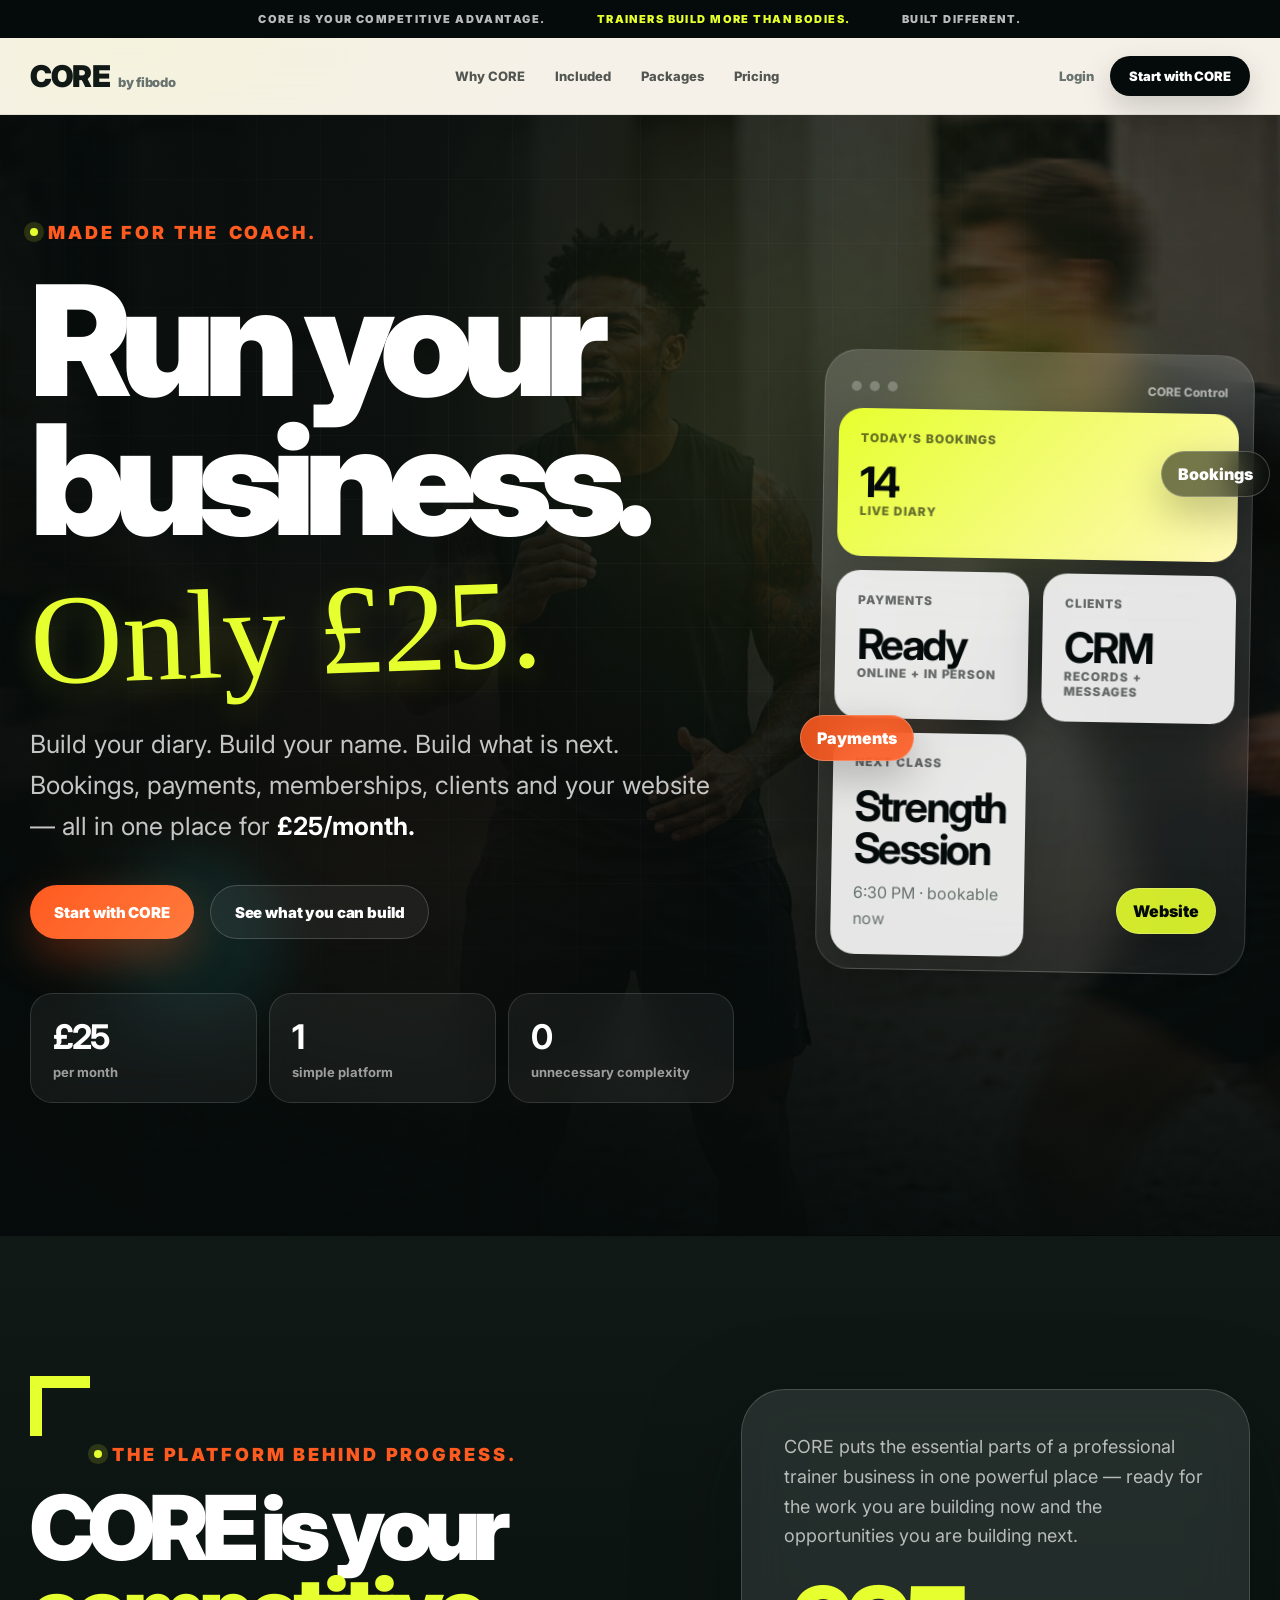
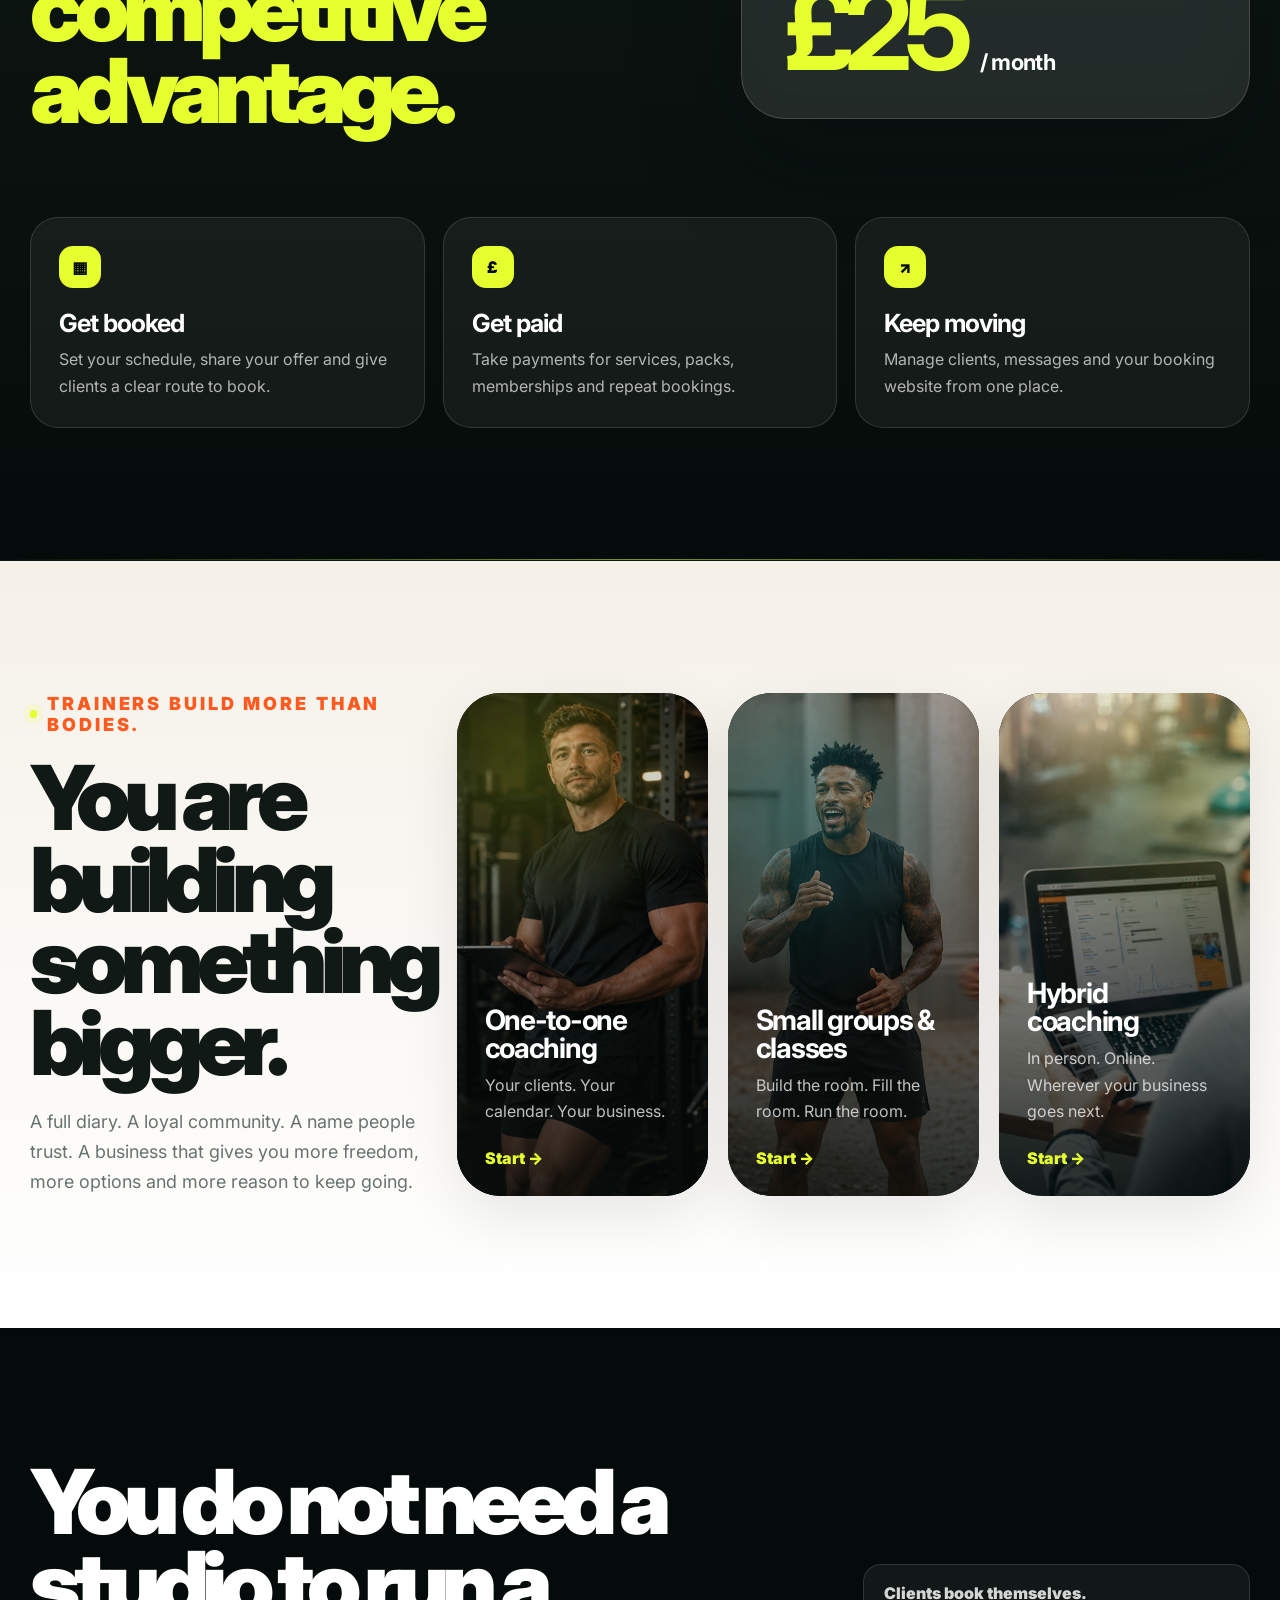
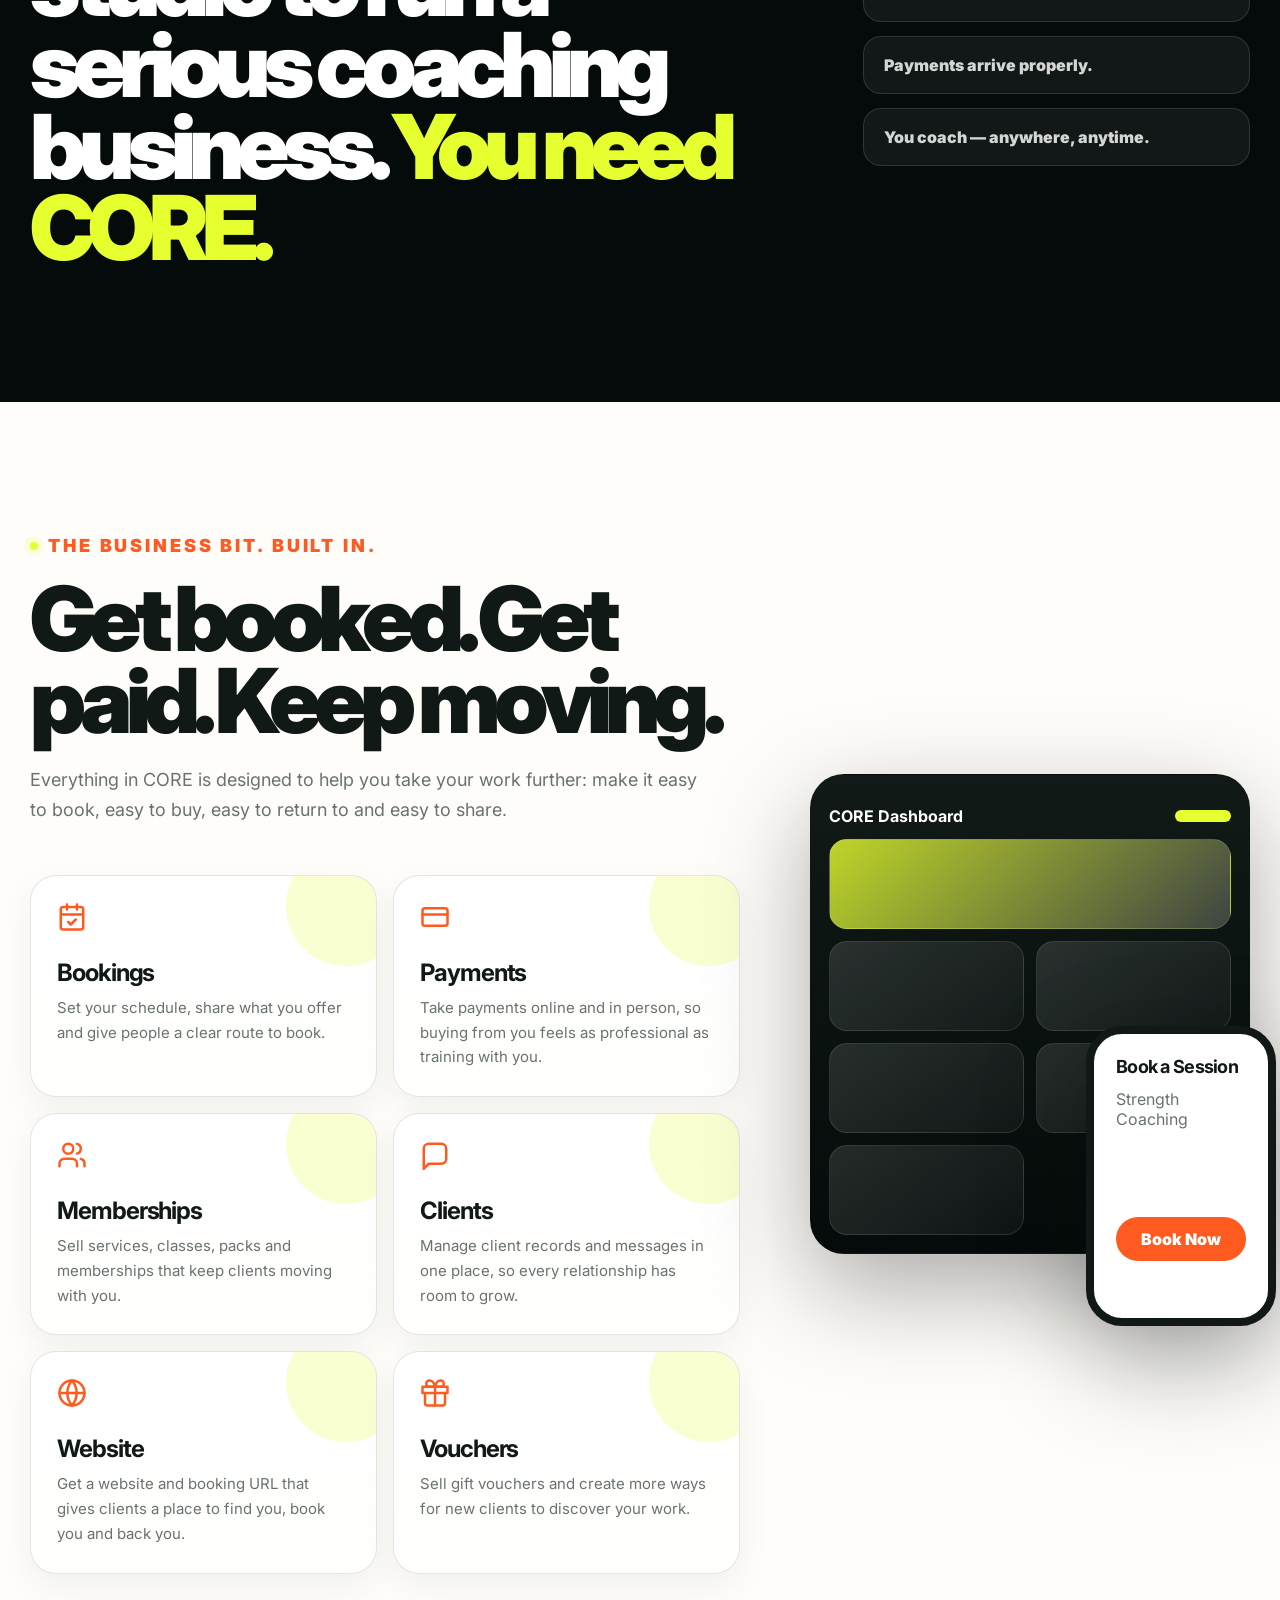
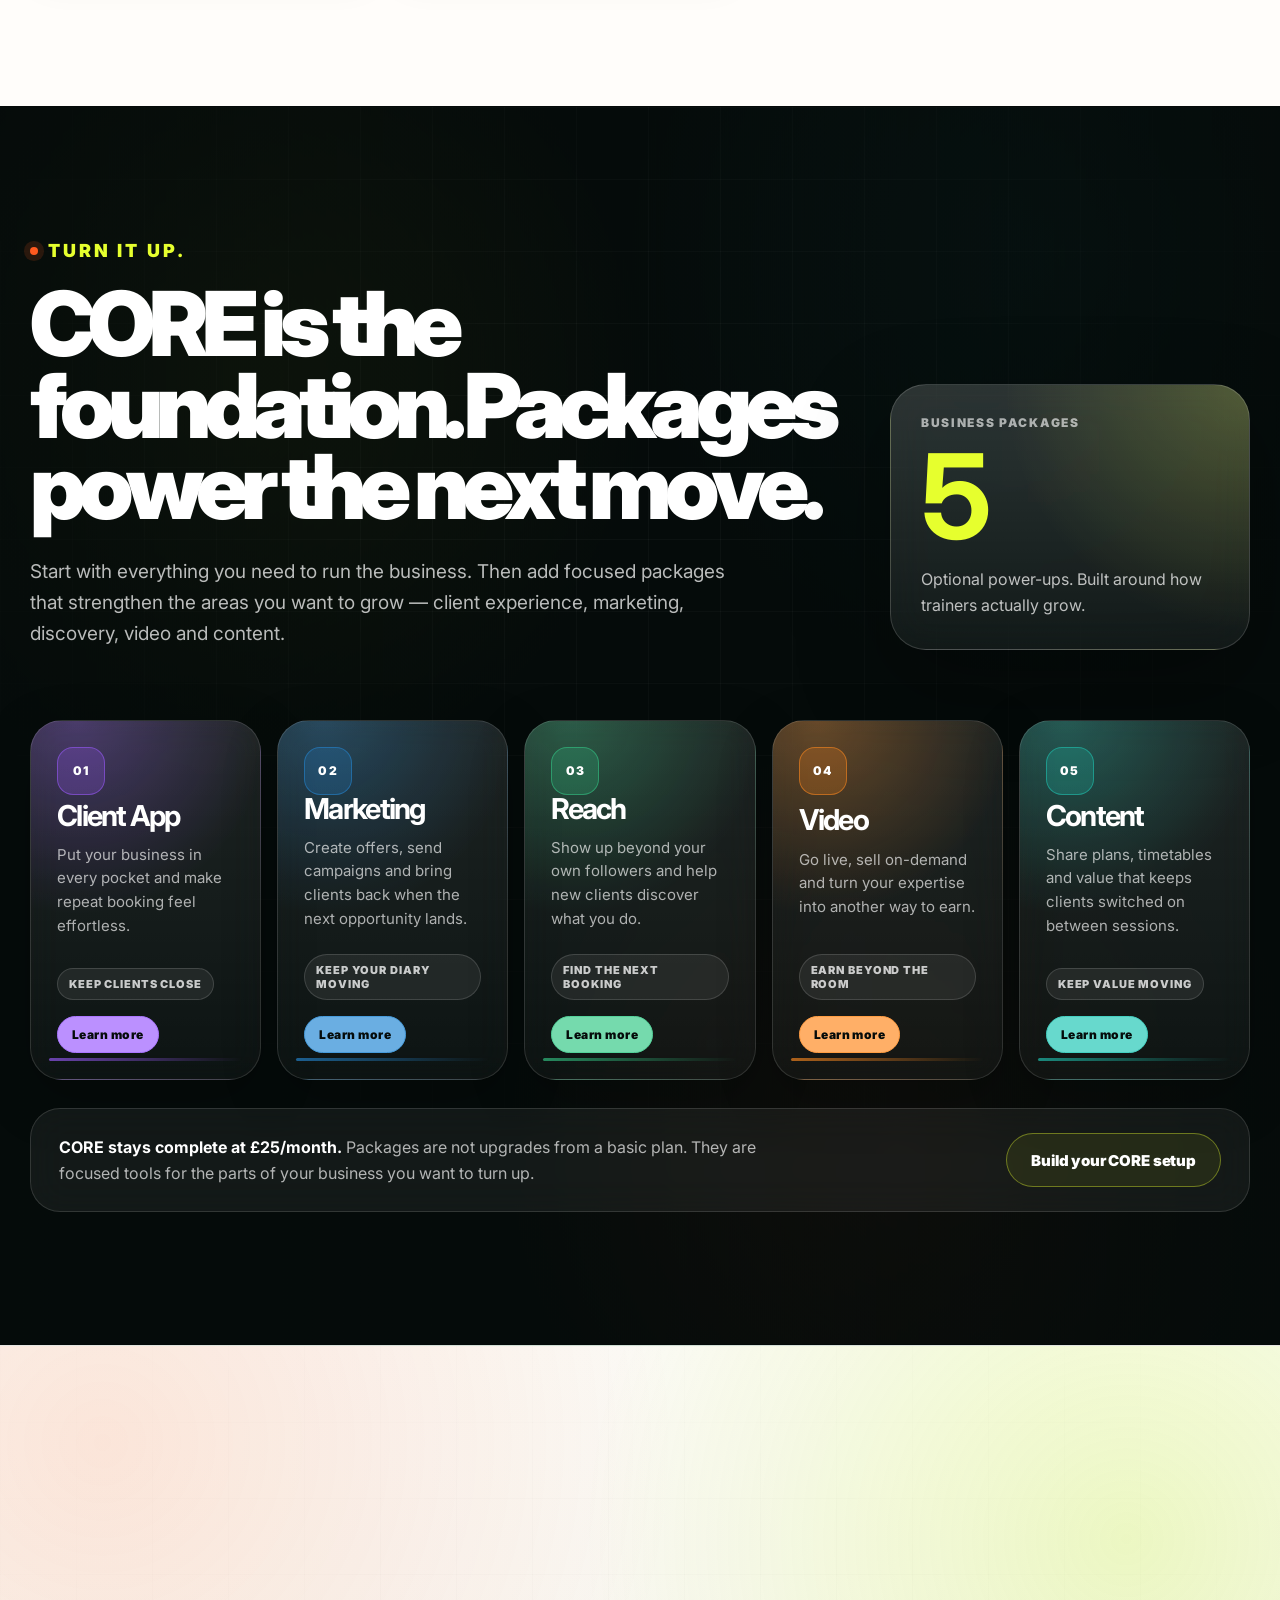
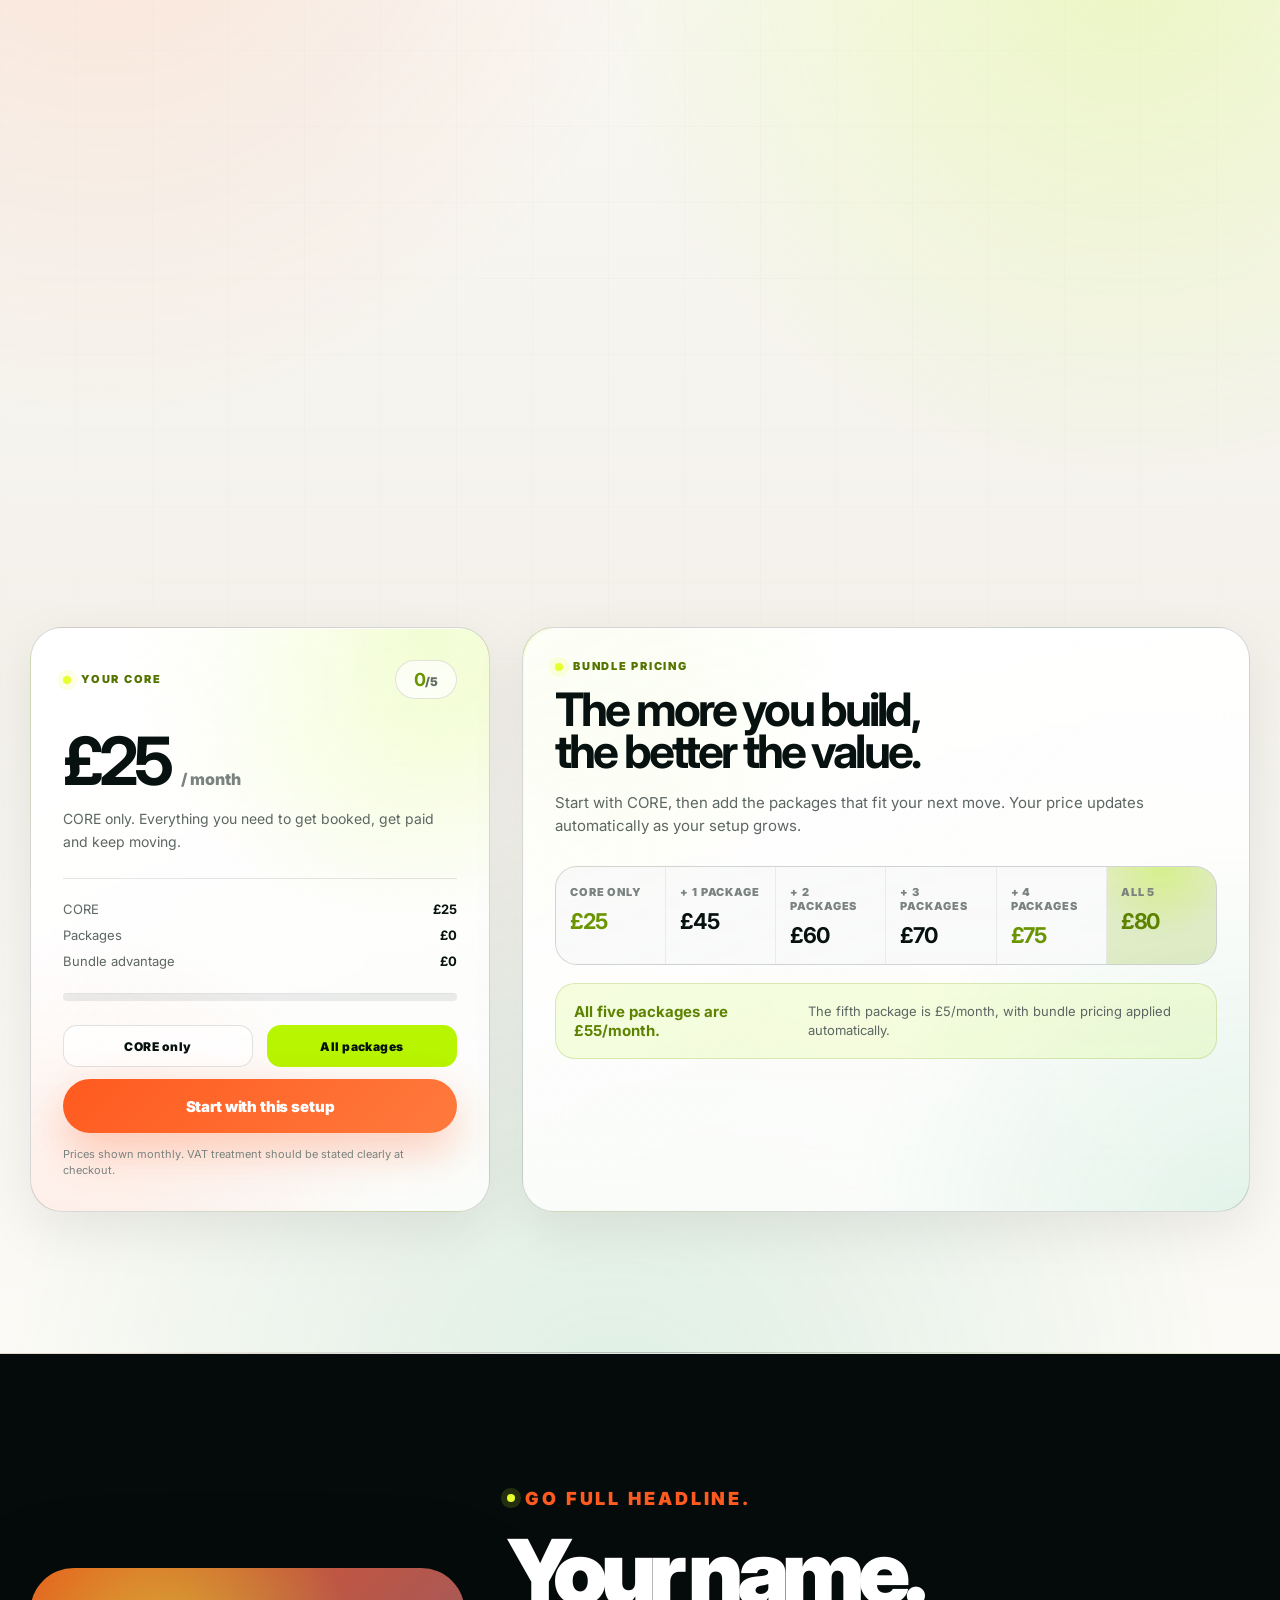
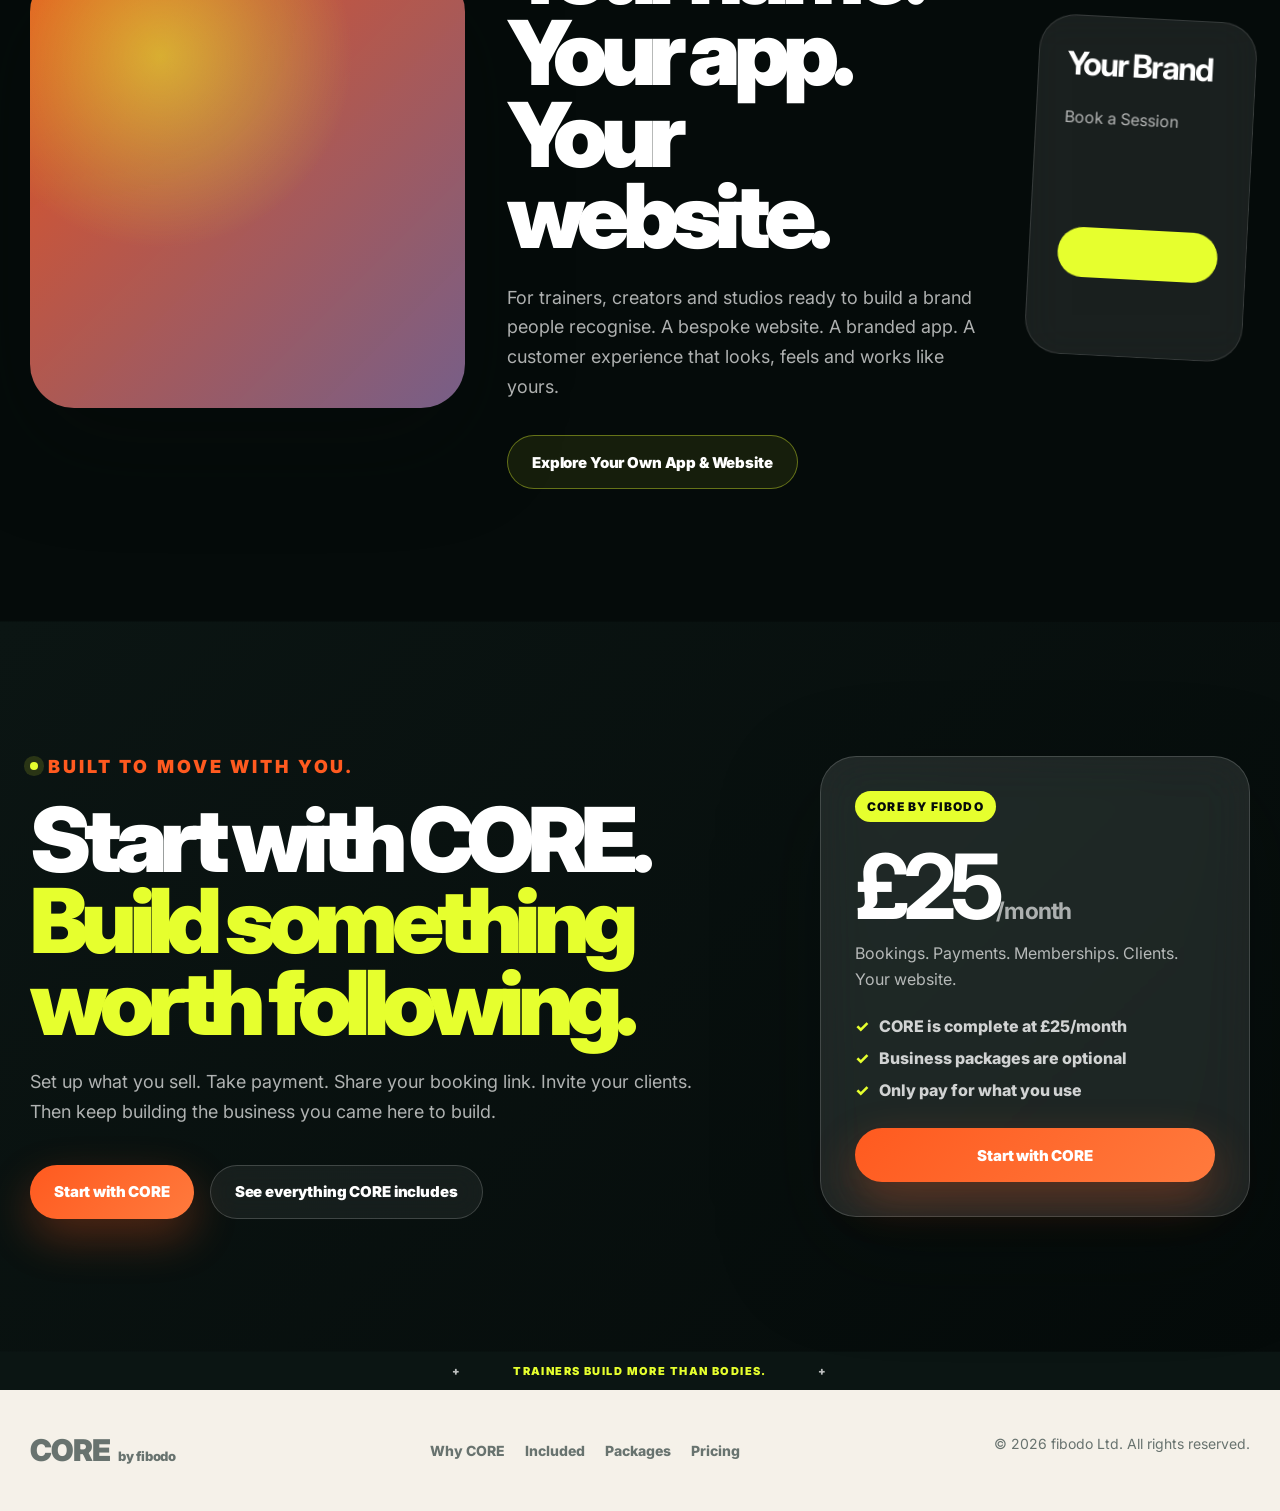
<file: index.html>
<!doctype html>
<html lang="en">

<head>
  <meta charset="utf-8" />
  <meta name="viewport" content="width=device-width, initial-scale=1" />
  <title>CORE by fibodo — Run your business your way</title>
  <meta name="description"
    content="CORE by fibodo gives trainers bookings, payments, memberships, clients and a website for £25/month." />
  <link rel="preconnect" href="https://fonts.googleapis.com">
  <link rel="preconnect" href="https://fonts.gstatic.com" crossorigin>
  <link
    href="https://fonts.googleapis.com/css2?family=Inter:wght@400;500;600;700;800;900&family=Permanent+Marker&display=swap"
    rel="stylesheet">
  <link rel="stylesheet" href="main.css" />
  <link rel="stylesheet" href="package-explainer.css" />
  <link rel="stylesheet" href="bundle-builder.css" />
</head>

<body>
  <header class="site-header">
    <div class="top-strip"><span>CORE IS YOUR COMPETITIVE ADVANTAGE.</span>
      <p>Trainers build more than bodies.</p><span>BUILT DIFFERENT.</span>
    </div>
    <div class="header-inner">
      <a class="brand" href="#top" aria-label="CORE by fibodo home"><span>CORE</span><small>by fibodo</small></a>
      <button class="nav-toggle" type="button" aria-label="Open menu" aria-expanded="false">Menu</button>
      <nav class="main-nav" aria-label="Main navigation">
        <a href="#why-core">Why CORE</a>
        <a href="#included">Included</a>
        <a href="#packages">Packages</a>
        <a href="#pricing">Pricing</a>
      </nav>
      <div class="header-actions">
        <a class="login-link" href="#login">Login</a>
        <a class="header-cta" href="https://web.fibodo.com/signup/information?app=c1" target="_blank" rel="noopener noreferrer">Start with CORE</a>
      </div>
    </div>
  </header>

  <main id="top">
    <section class="hero section-panel">
      <div class="hero-bg" aria-hidden="true"></div>
      <div class="orb orb-a" aria-hidden="true"></div>
      <div class="orb orb-b" aria-hidden="true"></div>
      <div class="container hero-inner">
        <div class="hero-copy reveal">
          <span class="eyebrow">Made for the <span data-rotating-role>Trainer.</span></span>
          <h1>Run your business. <em class="brush-script">Your way.</em></h1>
          <p>Build your diary. Build your name. Build what is next. Bookings, payments, memberships, clients and your
            website — all in one place for <strong>£25/month.</strong></p>
          <div class="hero-actions">
            <a class="btn btn-primary" href="https://web.fibodo.com/signup/information?app=c1" target="_blank" rel="noopener noreferrer">Start with CORE</a>
            <a class="btn btn-ghost" href="https://web.fibodo.com/signup/information?app=c1" target="_blank" rel="noopener noreferrer">See what you can build</a>
          </div>
          <div class="hero-stats" aria-label="CORE value highlights">
            <article><strong>£25</strong><span>per month</span></article>
            <article><strong>1</strong><span>simple platform</span></article>
            <article><strong>0</strong><span>unnecessary complexity</span></article>
          </div>
        </div>
        <aside class="hero-dashboard reveal" aria-label="Example CORE dashboard">
          <div class="dash-window">
            <div class="window-bar"><i></i><i></i><i></i><span>CORE Control</span></div>
            <div class="dash-grid">
              <div class="dash-card wide"><span>Today’s bookings</span><strong>14</strong><small>Live diary</small>
              </div>
              <div class="dash-card"><span>Payments</span><strong>Ready</strong><small>Online + in person</small></div>
              <div class="dash-card"><span>Clients</span><strong>CRM</strong><small>Records + messages</small></div>
              <div class="dash-card session"><span>Next class</span><strong>Strength Session</strong>
                <p>6:30 PM · bookable now</p>
              </div>
            </div>
          </div>
          <div class="floating-pill pill-one">Bookings</div>
          <div class="floating-pill pill-two">Payments</div>
          <div class="floating-pill pill-three">Website</div>
        </aside>
      </div>
    </section>

    <section id="why-core" class="price-stinger section-panel section-break">
      <div class="container stinger-grid reveal">
        <div class="stinger-headline">
          <span class="corner"></span>
          <span class="eyebrow">The platform behind progress.</span>
          <h2>CORE is your <em>competitive advantage.</em></h2>
        </div>
        <div class="stinger-price glass-panel">
          <p>CORE puts the essential parts of a professional trainer business in one powerful place — ready for the work
            you are building now and the opportunities you are building next.</p>
          <strong>£25 <span>/ month</span></strong>
        </div>
        <div class="stinger-benefits">
          <article><span class="icon">▦</span>
            <h3>Get booked</h3>
            <p>Set your schedule, share your offer and give clients a clear route to book.</p>
          </article>
          <article><span class="icon">£</span>
            <h3>Get paid</h3>
            <p>Take payments for services, packs, memberships and repeat bookings.</p>
          </article>
          <article><span class="icon">↗</span>
            <h3>Keep moving</h3>
            <p>Manage clients, messages and your booking website from one place.</p>
          </article>
        </div>
      </div>
    </section>

    <section id="trainers" class="momentum section-panel">
      <div class="container momentum-grid reveal">
        <div class="section-intro">
          <span class="eyebrow">Trainers build more than bodies.</span>
          <h2>You are building something bigger.</h2>
          <p>A full diary. A loyal community. A name people trust. A business that gives you more freedom, more options
            and more reason to keep going.</p>
        </div>
        <article class="image-card one">
          <img class="image-card-media" src="assets/Focused-in-the-gym-Male-2.webp" alt="Trainer managing one-to-one coaching in the gym" loading="lazy" decoding="async">
          <h3>One-to-one coaching</h3>
          <p>Your clients. Your calendar. Your business.</p><a href="https://web.fibodo.com/signup/information?app=c1" target="_blank" rel="noopener noreferrer">Start →</a>
        </article>
        <article class="image-card two">
          <img class="image-card-media" src="assets/Bootcamp.webp" alt="Coach leading a small outdoor training group" loading="lazy" decoding="async">
          <h3>Small groups & classes</h3>
          <p>Build the room. Fill the room. Run the room.</p><a href="https://web.fibodo.com/signup/information?app=c1" target="_blank" rel="noopener noreferrer">Start →</a>
        </article>
        <article class="image-card three">
          <img class="image-card-media" src="assets/Fitness-app-dashboard-and-focused-trainer.webp" alt="Trainer using digital tools for hybrid coaching" loading="lazy" decoding="async">
          <h3>Hybrid coaching</h3>
          <p>In person. Online. Wherever your business goes next.</p><a href="https://web.fibodo.com/signup/information?app=c1" target="_blank" rel="noopener noreferrer">Start →</a>
        </article>
      </div>
    </section>

    <section class="statement section-panel section-break">
      <div class="container statement-grid reveal">
        <h2>You do not need a studio to run a serious coaching business. <em>You need CORE.</em></h2>
        <ul>
          <li>Clients book themselves.</li>
          <li>Payments arrive properly.</li>
          <li>You coach — anywhere, anytime.</li>
        </ul>
      </div>
    </section>

    <section id="included" class="included section-panel">
      <div class="container included-grid reveal">
        <div>
          <span class="eyebrow">The business bit. Built in.</span>
          <h2>Get booked. Get paid. Keep moving.</h2>
          <p class="section-copy">Everything in CORE is designed to help you take your work further: make it easy to
            book, easy to buy, easy to return to and easy to share.</p>
          <div class="feature-grid" id="featureGrid"></div>
        </div>
        <div class="device-showcase" aria-label="CORE dashboard preview">
          <div class="laptop">
            <div class="screen-head"><b>CORE Dashboard</b><span></span></div>
            <div class="screen-grid"><i></i><i></i><i></i><i></i><i></i><i></i></div>
          </div>
          <div class="phone"><b>Book a Session</b><span>Strength Coaching</span><button>Book Now</button></div>
        </div>
      </div>
    </section>

    <!-- <section id="packages" class="packages section-panel section-break">
      <div class="container package-wrap reveal">
        <div class="section-intro compact">
          <span class="eyebrow">Turn it up.</span>
          <h2>Build your CORE. Your way.</h2>
          <p>CORE gives you the foundation. Business packages give specific parts of your business more power. Choose
            what suits how you work now. Add more when the next big move calls.</p>
        </div>
        <div class="package-grid" id="packageGrid"></div>
      </div>
    </section> -->

    <!-- /////////////////////////////// -->



    <section id="package-explainer" class="package-explainer section-panel section-break" aria-label="CORE business package explainer">
      <div class="package-explainer-bg" aria-hidden="true"></div>
      <div class="container package-explainer-wrap reveal">
        <div class="package-explainer-top">
          <div class="package-explainer-copy">
            <span class="eyebrow">Turn it up.</span>
            <h2>CORE is the foundation. Packages power the next move.</h2>
            <p>Start with everything you need to run the business. Then add focused packages that strengthen the areas you want to grow — client experience, marketing, discovery, video and content.</p>
          </div>

          <aside class="package-explainer-panel" aria-label="Business package summary">
            <span>Business packages</span>
            <strong>5</strong>
            <p>Optional power-ups. Built around how trainers actually grow.</p>
          </aside>
        </div>

        <div class="package-explainer-grid" aria-label="CORE business package areas">
          <article class="explainer-card" style="--accent:#9b5cff">
            <span class="explainer-number">01</span>
            <h3>Client App</h3>
            <p>Put your business in every pocket and make repeat booking feel effortless.</p>
            <small>Keep clients close</small>
            <button class="explainer-learn-more" type="button" data-package-modal-open="client-app">Learn more</button>
          </article>

          <article class="explainer-card" style="--accent:#2488d4">
            <span class="explainer-number">02</span>
            <h3>Marketing</h3>
            <p>Create offers, send campaigns and bring clients back when the next opportunity lands.</p>
            <small>Keep your diary moving</small>
            <button class="explainer-learn-more" type="button" data-package-modal-open="marketing">Learn more</button>
          </article>

          <article class="explainer-card" style="--accent:#34c987">
            <span class="explainer-number">03</span>
            <h3>Reach</h3>
            <p>Show up beyond your own followers and help new clients discover what you do.</p>
            <small>Find the next booking</small>
            <button class="explainer-learn-more" type="button" data-package-modal-open="reach">Learn more</button>
          </article>

          <article class="explainer-card" style="--accent:#ff8a1f">
            <span class="explainer-number">04</span>
            <h3>Video</h3>
            <p>Go live, sell on-demand and turn your expertise into another way to earn.</p>
            <small>Earn beyond the room</small>
            <button class="explainer-learn-more" type="button" data-package-modal-open="video">Learn more</button>
          </article>

          <article class="explainer-card" style="--accent:#20c7b5">
            <span class="explainer-number">05</span>
            <h3>Content</h3>
            <p>Share plans, timetables and value that keeps clients switched on between sessions.</p>
            <small>Keep value moving</small>
            <button class="explainer-learn-more" type="button" data-package-modal-open="content">Learn more</button>
          </article>
        </div>

        <div class="package-explainer-footer">
          <p><strong>CORE stays complete at £25/month.</strong> Packages are not upgrades from a basic plan. They are focused tools for the parts of your business you want to turn up.</p>
          <a class="btn btn-outline-lime" href="https://web.fibodo.com/signup/information?app=c1" target="_blank" rel="noopener noreferrer">Build your CORE setup</a>
        </div>
      </div>
      <div class="package-modal" data-package-modal hidden>
        <div class="package-modal-backdrop" data-package-modal-close></div>
        <section class="package-modal-panel" role="dialog" aria-modal="true" aria-labelledby="packageModalTitle" aria-describedby="packageModalCopy" tabindex="-1">
          <button class="package-modal-close" type="button" data-package-modal-close aria-label="Close package details">×</button>
          <span class="package-modal-kicker" data-package-modal-kicker></span>
          <h3 id="packageModalTitle" data-package-modal-title></h3>
          <p id="packageModalCopy" data-package-modal-copy></p>
          <ul class="package-modal-list" data-package-modal-list></ul>
          <a class="package-modal-cta" href="https://web.fibodo.com/signup/information?app=c1" target="_blank" rel="noopener noreferrer" data-package-modal-close>Build your package</a>
        </section>
      </div>
    </section>


    <section id="packages" class="core-packages core-five-builder section-panel section-break"
      aria-label="CORE package builder">
      <div class="container" data-core-builder>
        <div class="core-five-hero reveal">
          <div class="core-five-copy">
            <span class="eyebrow">Pick the power that fits your next move.</span>
            <h2>Start with CORE. Turn up what matters.</h2>
            <p>CORE starts at £25/month. Add only the business packages that move your business forward. Bundle pricing
              applies automatically as you build.</p>
          </div>
        </div>

        <div class="core-five-grid reveal" aria-label="Choose CORE business packages">
          <article class="core-package-tile" data-package-card="client-app" style="--accent:#9b5cff" tabindex="0"
            role="button" aria-pressed="false">
            <div class="tile-glow"></div>
            <div class="tile-top">
              <span class="tile-icon" aria-hidden="true">
                <svg viewBox="0 0 24 24">
                  <rect x="7" y="2" width="10" height="20" rx="2" />
                  <path d="M11 18h2M10 5h4" />
                </svg>
              </span>
              <span class="tile-state">Add</span>
            </div>
            <span class="tile-kicker">Keep clients close</span>
            <h3>Client App</h3>
            <p>Your business in every pocket. Make repeat booking feel effortless.</p>
            <input type="checkbox" value="client-app" data-package-input aria-label="Add Client App to CORE">
          </article>

          <article class="core-package-tile" data-package-card="marketing" style="--accent:#2488d4" tabindex="0"
            role="button" aria-pressed="false">
            <div class="tile-glow"></div>
            <div class="tile-top">
              <span class="tile-icon" aria-hidden="true">
                <svg viewBox="0 0 24 24">
                  <rect x="3" y="5" width="18" height="14" rx="2" />
                  <path d="m3 7 9 6 9-6" />
                </svg>
              </span>
              <span class="tile-state">Add</span>
            </div>
            <span class="tile-kicker">Keep your diary moving</span>
            <h3>Marketing</h3>
            <p>Create offers, send campaigns and bring clients back.</p>
            <input type="checkbox" value="marketing" data-package-input aria-label="Add Marketing to CORE">
          </article>

          <article class="core-package-tile" data-package-card="reach" style="--accent:#34c987" tabindex="0"
            role="button" aria-pressed="false">
            <div class="tile-glow"></div>
            <div class="tile-top">
              <span class="tile-icon" aria-hidden="true">
                <svg viewBox="0 0 24 24">
                  <circle cx="11" cy="11" r="7" />
                  <path d="m16.5 16.5 4 4" />
                  <path d="M11 8v6M8 11h6" />
                </svg>
              </span>
              <span class="tile-state">Add</span>
            </div>
            <span class="tile-kicker">Reach more clients</span>
            <h3>Reach</h3>
            <p>Get discovered beyond your own followers.</p>
            <input type="checkbox" value="reach" data-package-input aria-label="Add Reach to CORE">
          </article>

          <article class="core-package-tile" data-package-card="video" style="--accent:#ff8a1f" tabindex="0"
            role="button" aria-pressed="false">
            <div class="tile-glow"></div>
            <div class="tile-top">
              <span class="tile-icon" aria-hidden="true">
                <svg viewBox="0 0 24 24">
                  <rect x="3" y="5" width="18" height="14" rx="2" />
                  <path d="m10 9 5 3-5 3Z" />
                </svg>
              </span>
              <span class="tile-state">Add</span>
            </div>
            <span class="tile-kicker">Earn beyond the room</span>
            <h3>Video</h3>
            <p>Go live, sell on-demand and extend your expertise.</p>
            <input type="checkbox" value="video" data-package-input aria-label="Add Video to CORE">
          </article>

          <article class="core-package-tile" data-package-card="content" style="--accent:#20c7b5" tabindex="0"
            role="button" aria-pressed="false">
            <div class="tile-glow"></div>
            <div class="tile-top">
              <span class="tile-icon" aria-hidden="true">
                <svg viewBox="0 0 24 24">
                  <path d="M6 3h12a1 1 0 0 1 1 1v16a1 1 0 0 1-1 1H6a1 1 0 0 1-1-1V4a1 1 0 0 1 1-1Z" />
                  <path d="M8 8h8M8 12h8M8 16h5" />
                </svg>
              </span>
              <span class="tile-state">Add</span>
            </div>
            <span class="tile-kicker">Keep clients switched on</span>
            <h3>Content</h3>
            <p>Share plans, timetables and value between sessions.</p>
            <input type="checkbox" value="content" data-package-input aria-label="Add Content to CORE">
          </article>
        </div>

        <div class="core-builder-bottom reveal" aria-label="CORE bundle pricing and selected package total">
          <aside class="core-price-panel" aria-label="Your CORE package total">
            <div class="price-panel-top">
              <span class="eyebrow">Your CORE</span>
              <span class="package-count"><strong id="bundleCount">0</strong>/5</span>
            </div>

            <div class="price-total">
              <strong id="bundleTotal">£25</strong>
              <span>/ month</span>
            </div>

            <p id="bundleLine">CORE only. Everything you need to get booked, get paid and keep moving.</p>

            <div class="price-stack">
              <div><span>CORE</span><strong>£25</strong></div>
              <div><span>Packages</span><strong id="packageTotal">£0</strong></div>
              <div><span>Bundle advantage</span><strong id="bundleSaving">£0</strong></div>
            </div>

            <div class="bundle-progress" aria-hidden="true"><i id="bundleProgress"></i></div>

            <div class="price-actions">
              <button class="core-mini-action" type="button" data-bundle-action="clear">CORE only</button>
              <button class="core-mini-action is-dark" type="button" data-bundle-action="all">All packages</button>
            </div>

            <a class="btn btn-primary core-price-cta" href="https://web.fibodo.com/signup/information?app=c1" target="_blank" rel="noopener noreferrer">Start with this setup</a>
            <small class="price-note">Prices shown monthly. VAT treatment should be stated clearly at checkout.</small>
          </aside>

          <aside class="bundle-value-panel" aria-label="Bundle pricing explanation">
            <span class="eyebrow">Bundle pricing</span>
            <h3>The more you build, the better the value.</h3>
            <p>Start with CORE, then add the packages that fit your next move. Your price updates automatically as your
              setup grows.</p>

            <div class="bundle-rate-grid" aria-label="CORE bundle pricing table">
              <div class="bundle-rate is-base"><span>CORE only</span><strong>£25</strong></div>
              <div class="bundle-rate"><span>+ 1 package</span><strong>£45</strong></div>
              <div class="bundle-rate"><span>+ 2 packages</span><strong>£60</strong></div>
              <div class="bundle-rate"><span>+ 3 packages</span><strong>£70</strong></div>
              <div class="bundle-rate is-highlight"><span>+ 4 packages</span><strong>£75</strong></div>
              <div class="bundle-rate is-best"><span>All 5</span><strong>£80</strong></div>
            </div>

            <div class="bundle-value-note">
              <strong>All five packages are £55/month.</strong>
              <span>The fifth package is £5/month, with bundle pricing applied automatically.</span>
            </div>
          </aside>
        </div>
      </div>
    </section>





    <!-- /////////////////////////////// -->




    <section class="premium section-panel">
      <div class="container premium-grid reveal">
        <div class="premium-image" aria-hidden="true"></div>
        <div class="premium-copy">
          <span class="eyebrow">Go full headline.</span>
          <h2>Your name. Your app. Your website.</h2>
          <p>For trainers, creators and studios ready to build a brand people recognise. A bespoke website. A branded
            app. A customer experience that looks, feels and works like yours.</p>
          <a class="btn btn-outline-lime" href="https://web.fibodo.com/signup/information?app=c1" target="_blank" rel="noopener noreferrer">Explore Your Own App & Website</a>
        </div>
        <div class="premium-device"><b>Your Brand</b><span>Book a Session</span><i></i></div>
      </div>
    </section>

    <section id="pricing" class="final-cta section-panel section-break">
      <div class="container final-grid reveal">
        <div>
          <span class="eyebrow">Built to move with you.</span>
          <h2>Start with CORE. <em>Build something worth following.</em></h2>
          <p class="section-copy">Set up what you sell. Take payment. Share your booking link. Invite your clients. Then
            keep building the business you came here to build.</p>
          <div class="hero-actions">
            <a class="btn btn-primary" href="https://web.fibodo.com/signup/information?app=c1" target="_blank" rel="noopener noreferrer">Start with CORE</a>
            <a class="btn btn-ghost" href="https://web.fibodo.com/signup/information?app=c1" target="_blank" rel="noopener noreferrer">See everything CORE includes</a>
          </div>
        </div>
        <article class="price-card glass-panel">
          <span>CORE by fibodo</span>
          <strong>£25<small>/month</small></strong>
          <p>Bookings. Payments. Memberships. Clients. Your website.</p>
          <ul>
            <li>CORE is complete at £25/month</li>
            <li>Business packages are optional</li>
            <li>Only pay for what you use</li>
          </ul>
          <a class="btn btn-primary" href="https://web.fibodo.com/signup/information?app=c1" target="_blank" rel="noopener noreferrer">Start with CORE</a>
        </article>
      </div>
    </section>
  </main>

  <footer class="site-footer">
    <div class="top-strip footer-strip"><span>+</span>
      <p>Trainers build more than bodies.</p><span>+</span>
    </div>
    <div class="footer-inner container">
      <a class="brand" href="#top"><span>CORE</span><small>by fibodo</small></a>
      <nav class="footer-links" aria-label="Footer navigation">
        <a href="#why-core">Why CORE</a>
        <a href="#included">Included</a>
        <a href="#packages">Packages</a>
        <a href="#pricing">Pricing</a>
      </nav>
      <p>© 2026 fibodo Ltd. All rights reserved.</p>
    </div>
  </footer>

  <script src="main.js"></script>
  <script src="bundle-builder.js"></script>
</body>

</html>
</file>
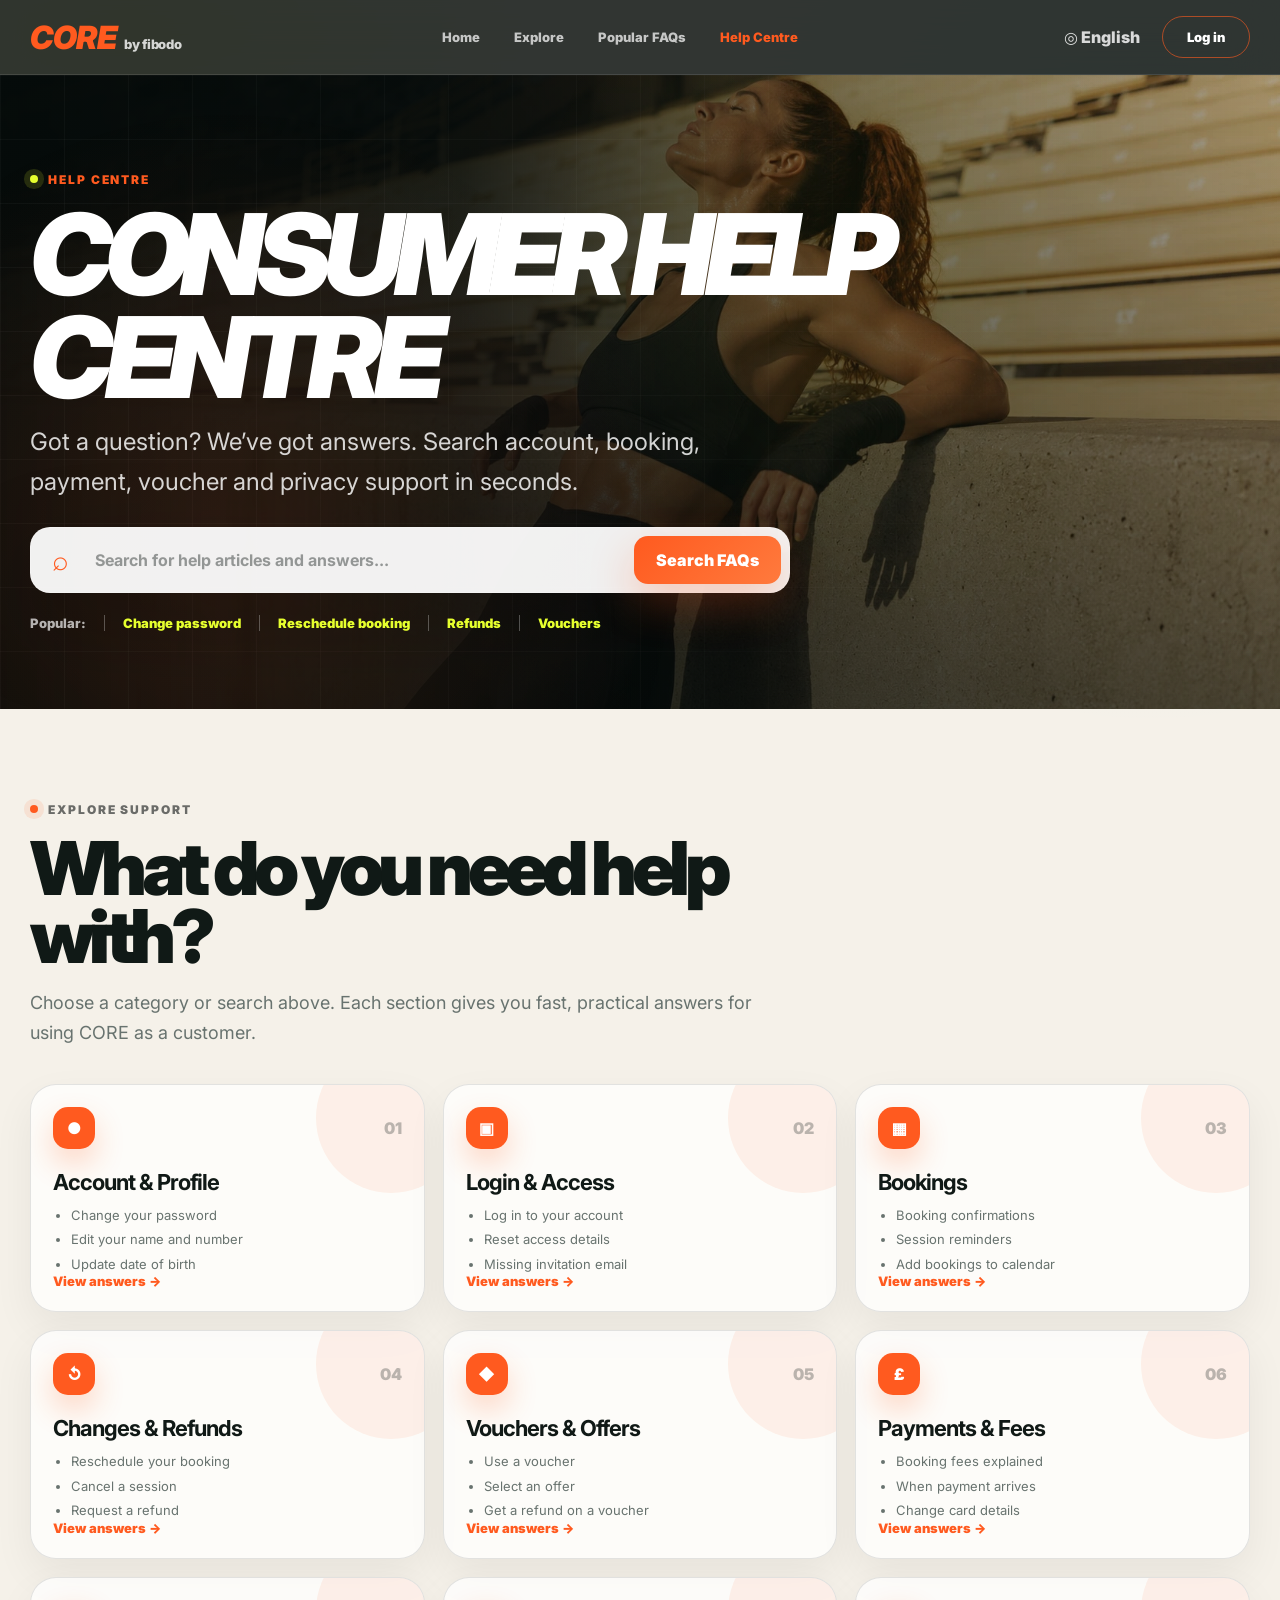
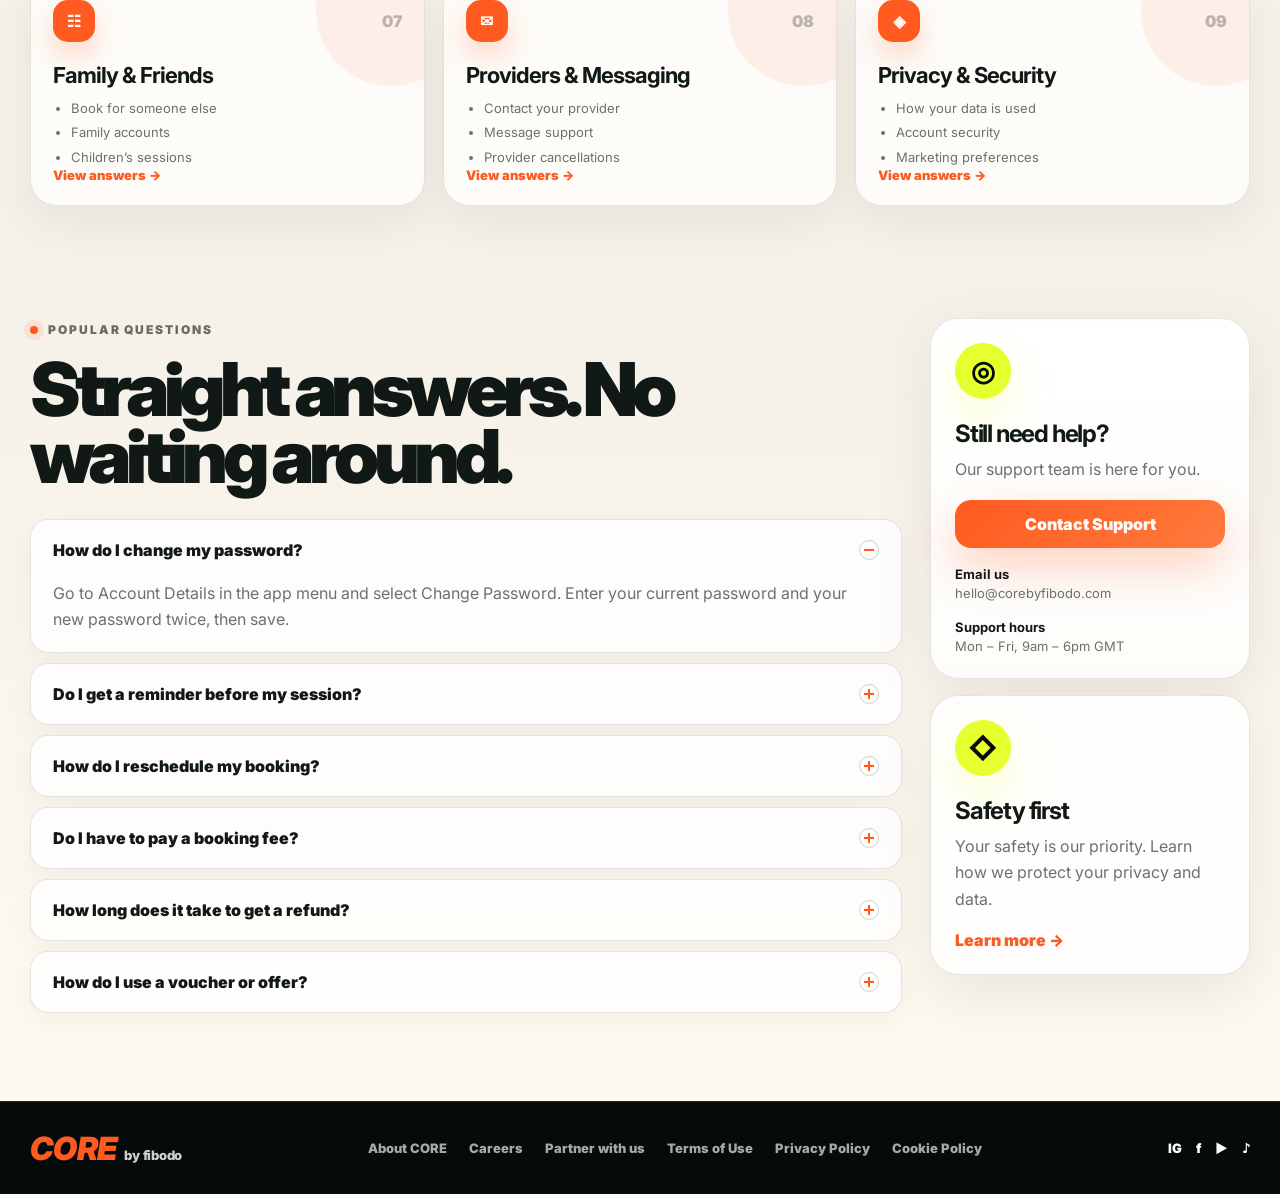
<file: help.html>
<!doctype html>
<html lang="en">
<head>
  <meta charset="utf-8" />
  <meta name="viewport" content="width=device-width, initial-scale=1" />
  <title>CORE by fibodo — Consumer Help Centre</title>
  <meta name="description" content="Find answers to common CORE by fibodo account, booking, payment, voucher and privacy questions." />
  <link rel="preconnect" href="https://fonts.googleapis.com">
  <link rel="preconnect" href="https://fonts.gstatic.com" crossorigin>
  <link href="https://fonts.googleapis.com/css2?family=Inter:wght@400;500;600;700;800;900&family=Permanent+Marker&display=swap" rel="stylesheet">
  <link rel="stylesheet" href="help-centre.css" />
</head>
<body>
  <header class="help-header">
    <div class="header-inner">
      <a class="brand" href="#top" aria-label="CORE by fibodo home"><span>CORE</span><small>by fibodo</small></a>
      <button class="nav-toggle" type="button" aria-label="Open menu" aria-expanded="false">Menu</button>
      <nav class="main-nav" aria-label="Main navigation">
        <a href="#home">Home</a>
        <a href="#categories">Explore</a>
        <a href="#questions">Popular FAQs</a>
        <a class="is-active" href="#top">Help Centre</a>
      </nav>
      <div class="header-actions">
        <button class="language" type="button" aria-label="Change language">◎ English</button>
        <a class="login-link" href="#login">Log in</a>
      </div>
    </div>
  </header>

  <main id="top">
    <section class="help-hero">
      <div class="hero-media" aria-hidden="true"></div>
      <div class="container hero-content reveal">
        <span class="eyebrow">Help Centre</span>
        <h1>Consumer Help Centre</h1>
        <p>Got a question? We’ve got answers. Search account, booking, payment, voucher and privacy support in seconds.</p>

        <form class="search-card" role="search" aria-label="Search help articles">
          <span class="search-icon" aria-hidden="true">⌕</span>
          <input id="helpSearch" type="search" placeholder="Search for help articles and answers..." autocomplete="off" />
          <button type="submit">Search FAQs</button>
        </form>

        <div class="popular-links" aria-label="Popular searches">
          <span>Popular:</span>
          <button type="button" data-search="password">Change password</button>
          <button type="button" data-search="reschedule">Reschedule booking</button>
          <button type="button" data-search="refund">Refunds</button>
          <button type="button" data-search="voucher">Vouchers</button>
        </div>
      </div>
    </section>

    <section id="categories" class="help-section categories-section">
      <div class="container">
        <div class="section-title reveal">
          <span class="eyebrow dark">Explore support</span>
          <h2>What do you need help with?</h2>
          <p>Choose a category or search above. Each section gives you fast, practical answers for using CORE as a customer.</p>
        </div>

        <div class="category-grid reveal" id="categoryGrid">
          <article class="category-card" data-category="account profile password name dob delete account">
            <div class="card-top"><span class="card-icon">●</span><b>01</b></div>
            <h3>Account & Profile</h3>
            <ul><li>Change your password</li><li>Edit your name and number</li><li>Update date of birth</li></ul>
            <a href="#questions">View answers →</a>
          </article>
          <article class="category-card" data-category="login access invitation email account sign in">
            <div class="card-top"><span class="card-icon">▣</span><b>02</b></div>
            <h3>Login & Access</h3>
            <ul><li>Log in to your account</li><li>Reset access details</li><li>Missing invitation email</li></ul>
            <a href="#questions">View answers →</a>
          </article>
          <article class="category-card" data-category="booking confirmation reminder calendar learn more book session">
            <div class="card-top"><span class="card-icon">▦</span><b>03</b></div>
            <h3>Bookings</h3>
            <ul><li>Booking confirmations</li><li>Session reminders</li><li>Add bookings to calendar</li></ul>
            <a href="#questions">View answers →</a>
          </article>
          <article class="category-card" data-category="changes cancellations refunds reschedule cancel session booking fee">
            <div class="card-top"><span class="card-icon">↺</span><b>04</b></div>
            <h3>Changes & Refunds</h3>
            <ul><li>Reschedule your booking</li><li>Cancel a session</li><li>Request a refund</li></ul>
            <a href="#questions">View answers →</a>
          </article>
          <article class="category-card" data-category="voucher offer code promo redeem select gift card">
            <div class="card-top"><span class="card-icon">◆</span><b>05</b></div>
            <h3>Vouchers & Offers</h3>
            <ul><li>Use a voucher</li><li>Select an offer</li><li>Get a refund on a voucher</li></ul>
            <a href="#questions">View answers →</a>
          </article>
          <article class="category-card" data-category="payments fees booking fee app fee download card payment online">
            <div class="card-top"><span class="card-icon">£</span><b>06</b></div>
            <h3>Payments & Fees</h3>
            <ul><li>Booking fees explained</li><li>When payment arrives</li><li>Change card details</li></ul>
            <a href="#questions">View answers →</a>
          </article>
          <article class="category-card" data-category="family friends children book family account session">
            <div class="card-top"><span class="card-icon">☷</span><b>07</b></div>
            <h3>Family & Friends</h3>
            <ul><li>Book for someone else</li><li>Family accounts</li><li>Children’s sessions</li></ul>
            <a href="#questions">View answers →</a>
          </article>
          <article class="category-card" data-category="providers messaging contact message provider cancel show up">
            <div class="card-top"><span class="card-icon">✉</span><b>08</b></div>
            <h3>Providers & Messaging</h3>
            <ul><li>Contact your provider</li><li>Message support</li><li>Provider cancellations</li></ul>
            <a href="#questions">View answers →</a>
          </article>
          <article class="category-card" data-category="privacy security safe data marketing share details">
            <div class="card-top"><span class="card-icon">◈</span><b>09</b></div>
            <h3>Privacy & Security</h3>
            <ul><li>How your data is used</li><li>Account security</li><li>Marketing preferences</li></ul>
            <a href="#questions">View answers →</a>
          </article>
        </div>
      </div>
    </section>

    <section id="questions" class="help-section faq-section">
      <div class="container faq-layout">
        <div class="faq-main reveal">
          <div class="section-title compact">
            <span class="eyebrow dark">Popular questions</span>
            <h2>Straight answers. No waiting around.</h2>
          </div>

          <div class="accordion" id="faqAccordion">
            <article class="faq-item is-open" data-faq="password account profile change">
              <button class="faq-question" type="button">How do I change my password?<span></span></button>
              <div class="faq-answer"><p>Go to Account Details in the app menu and select Change Password. Enter your current password and your new password twice, then save.</p></div>
            </article>
            <article class="faq-item" data-faq="reminder session booking notification">
              <button class="faq-question" type="button">Do I get a reminder before my session?<span></span></button>
              <div class="faq-answer"><p>Yes. You’ll usually receive a reminder by email or app notification before your activity start time, depending on your notification settings.</p></div>
            </article>
            <article class="faq-item" data-faq="reschedule booking change session">
              <button class="faq-question" type="button">How do I reschedule my booking?<span></span></button>
              <div class="faq-answer"><p>To reschedule, cancel the original booking and make a new one. If your session is close to starting, contact your provider directly via messaging.</p></div>
            </article>
            <article class="faq-item" data-faq="booking fee payment app download">
              <button class="faq-question" type="button">Do I have to pay a booking fee?<span></span></button>
              <div class="faq-answer"><p>Our app is free to download. Any booking fee is clearly shown at checkout before you confirm your booking.</p></div>
            </article>
            <article class="faq-item" data-faq="refund cancelled refund time money">
              <button class="faq-question" type="button">How long does it take to get a refund?<span></span></button>
              <div class="faq-answer"><p>If eligible, refunds are automated and usually received within five working days to your original payment method.</p></div>
            </article>
            <article class="faq-item" data-faq="voucher offer code redeem select">
              <button class="faq-question" type="button">How do I use a voucher or offer?<span></span></button>
              <div class="faq-answer"><p>Choose the relevant session or product, then apply your voucher or select the available offer during checkout before confirming payment.</p></div>
            </article>
          </div>
        </div>

        <aside class="support-rail reveal" aria-label="Support contact details">
          <article class="support-card primary">
            <span class="support-icon">◎</span>
            <h3>Still need help?</h3>
            <p>Our support team is here for you.</p>
            <a class="btn btn-primary" href="mailto:hello@corebyfibodo.com">Contact Support</a>
            <div class="support-meta"><b>Email us</b><span>hello@corebyfibodo.com</span></div>
            <div class="support-meta"><b>Support hours</b><span>Mon – Fri, 9am – 6pm GMT</span></div>
          </article>

          <article class="support-card safety">
            <span class="support-icon">◇</span>
            <h3>Safety first</h3>
            <p>Your safety is our priority. Learn how we protect your privacy and data.</p>
            <a href="#privacy">Learn more →</a>
          </article>
        </aside>
      </div>
    </section>
  </main>

  <footer class="site-footer">
    <div class="footer-inner container">
      <a class="brand" href="#top"><span>CORE</span><small>by fibodo</small></a>
      <nav class="footer-links" aria-label="Footer navigation">
        <a href="#about">About CORE</a>
        <a href="#careers">Careers</a>
        <a href="#partners">Partner with us</a>
        <a href="#terms">Terms of Use</a>
        <a href="#privacy">Privacy Policy</a>
        <a href="#cookies">Cookie Policy</a>
      </nav>
      <div class="socials" aria-label="Social links"><a href="#">IG</a><a href="#">f</a><a href="#">▶</a><a href="#">♪</a></div>
    </div>
  </footer>

  <script src="help-centre.js"></script>
</body>
</html>
</file>
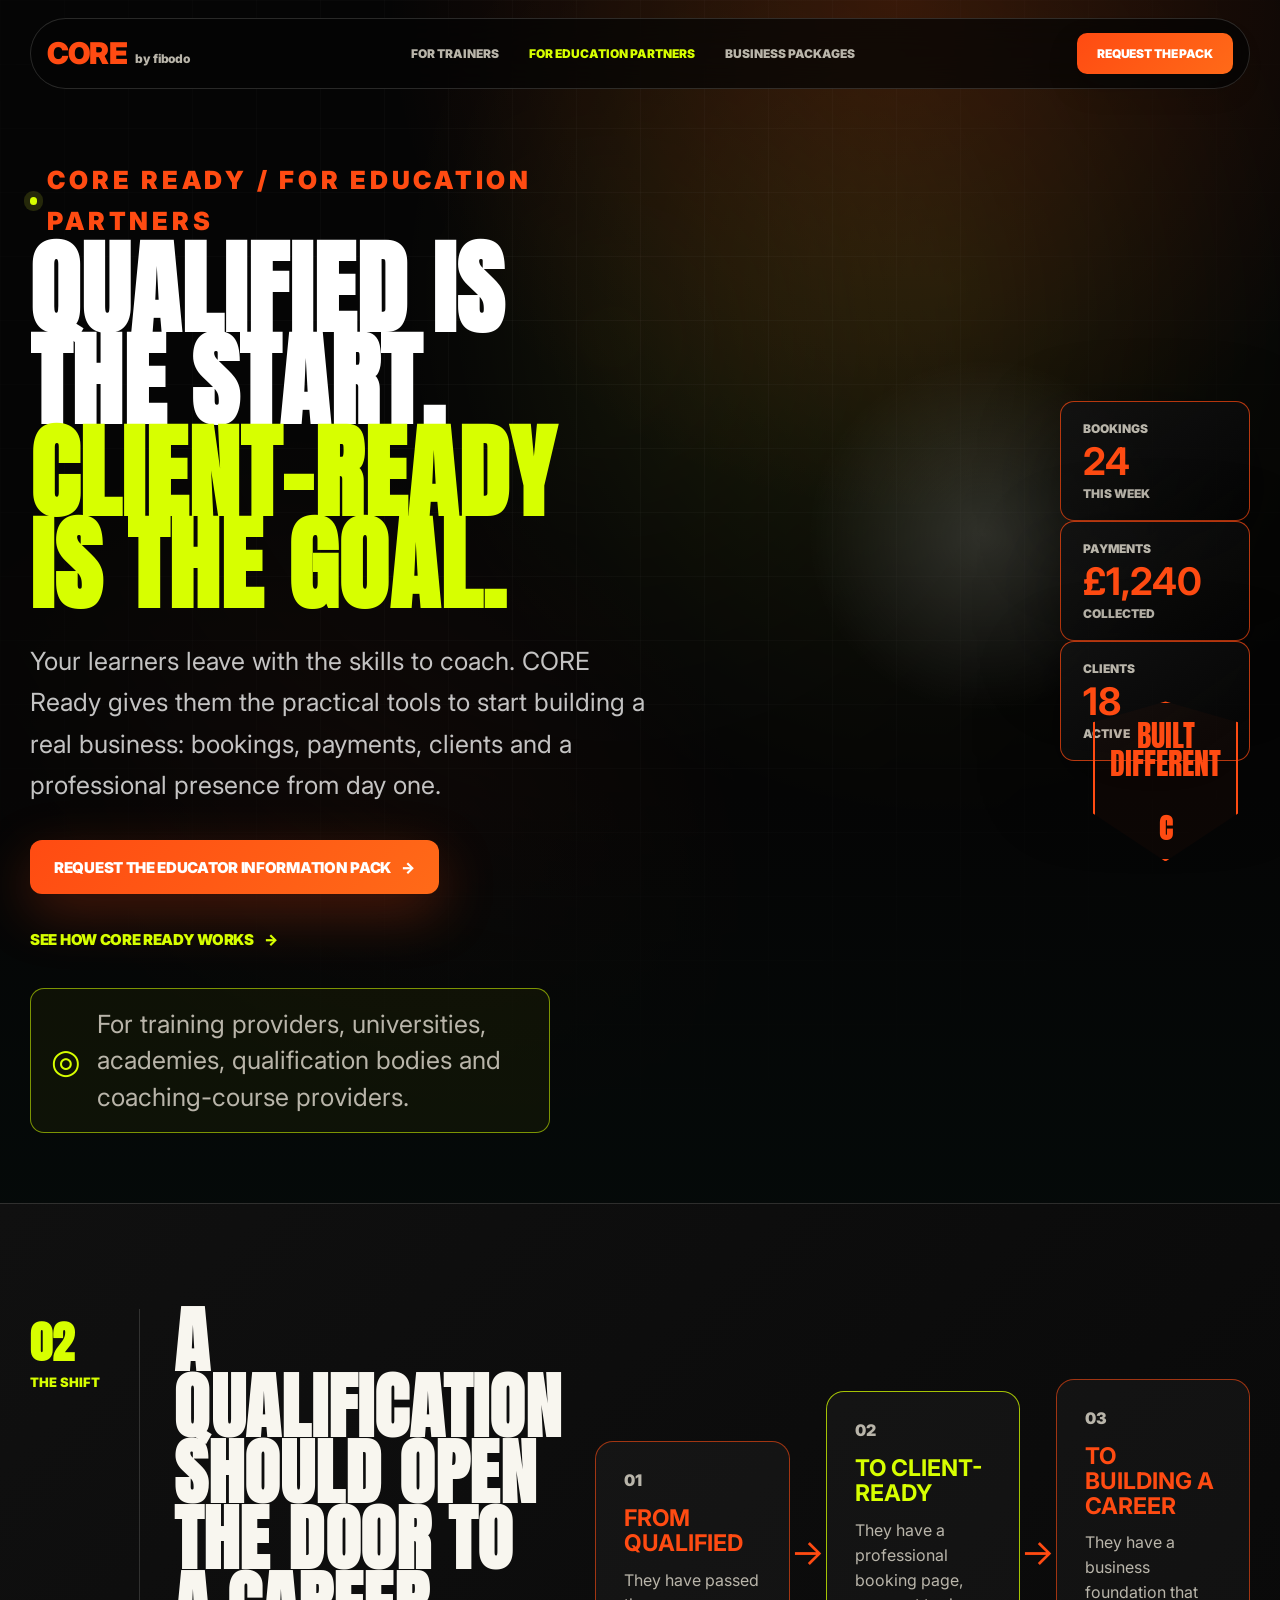
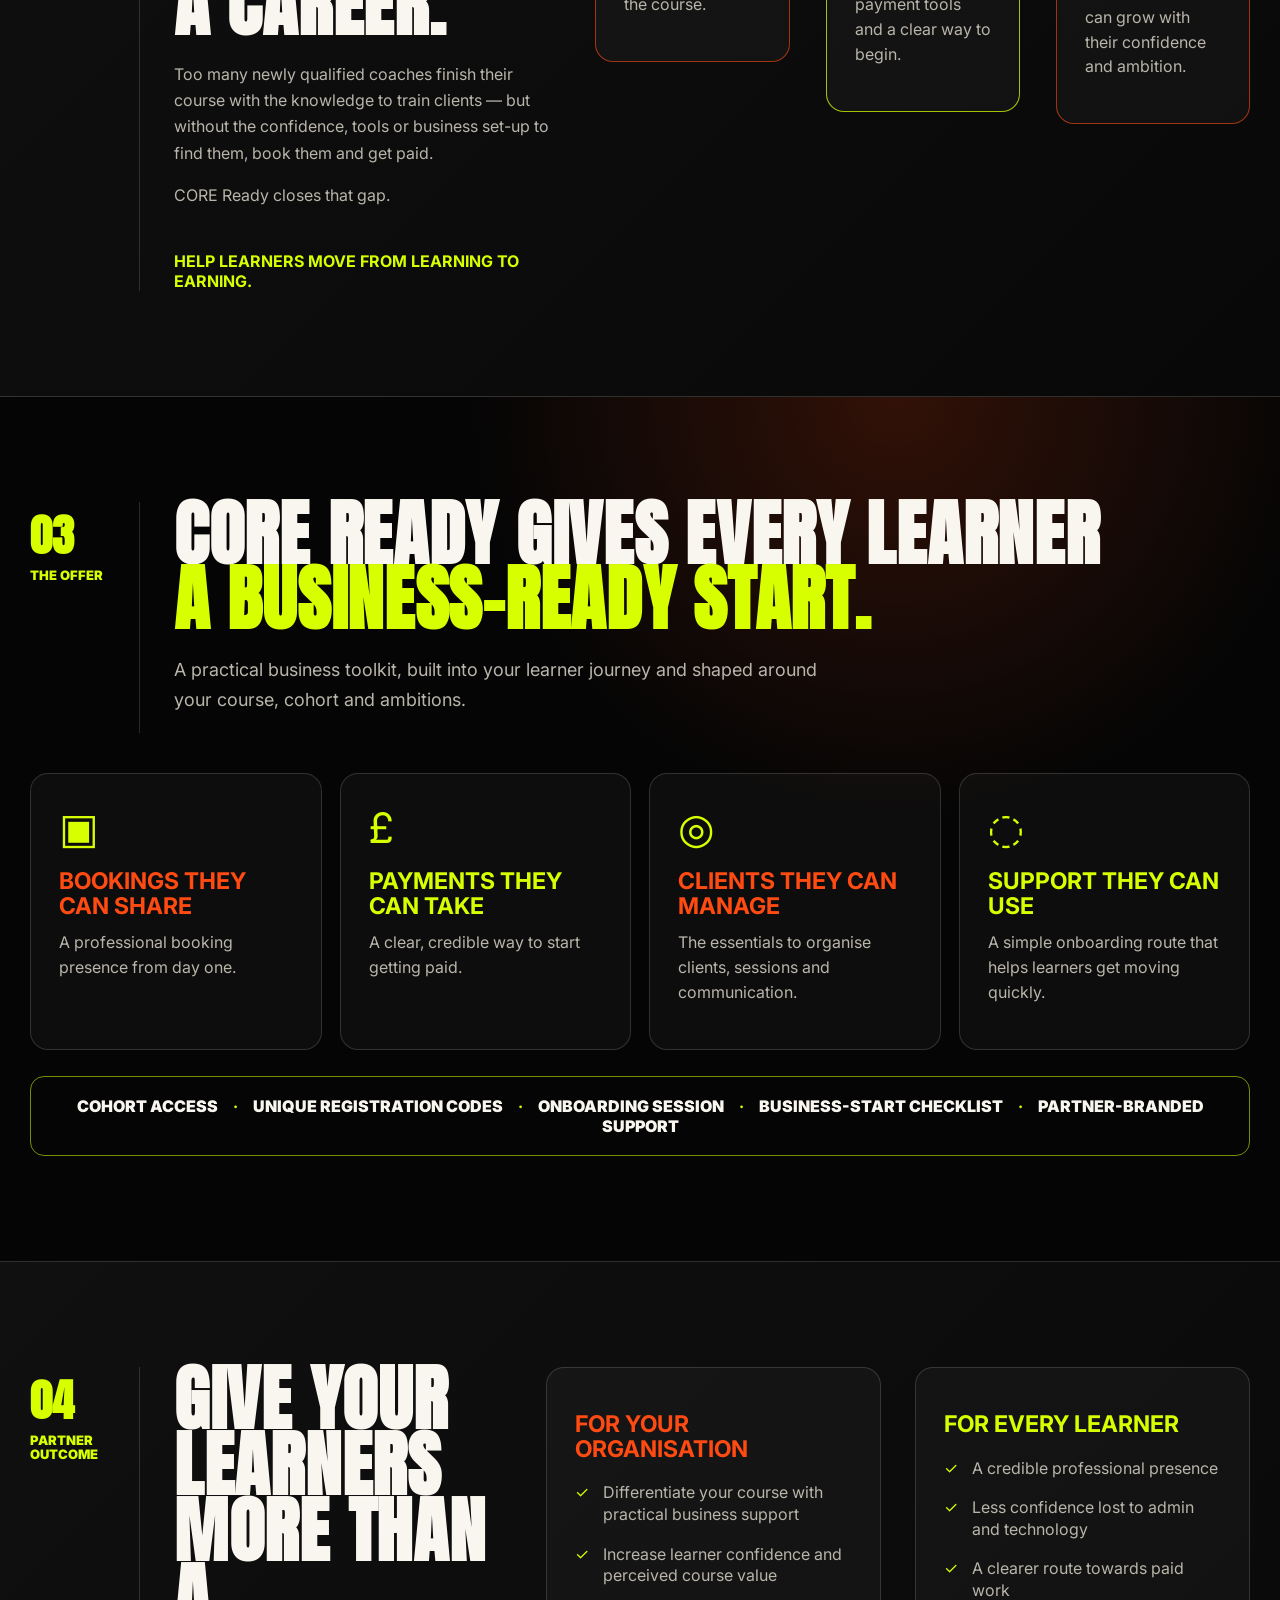
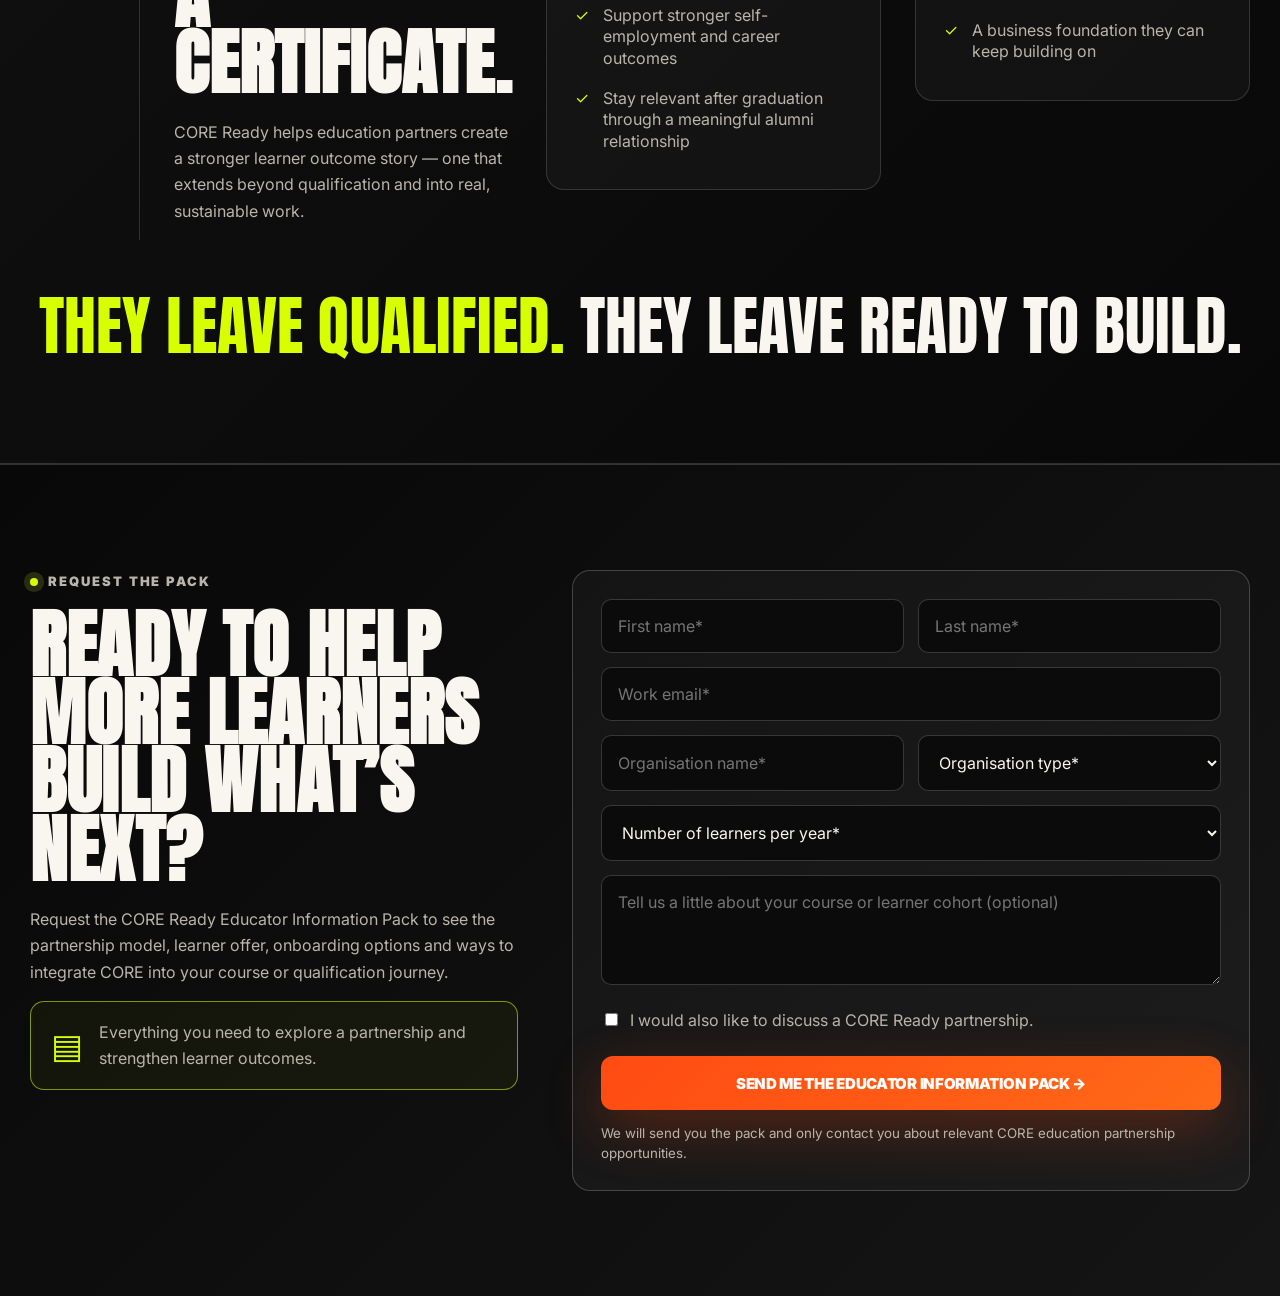
<file: index-edu.html>
<!DOCTYPE html>
<html lang="en">
<head>
  <meta charset="UTF-8" />
  <meta name="viewport" content="width=device-width, initial-scale=1.0" />
  <title>CORE Ready by fibodo | Education Partners</title>
  <link rel="preconnect" href="https://fonts.googleapis.com">
  <link rel="preconnect" href="https://fonts.gstatic.com" crossorigin>
  <link href="https://fonts.googleapis.com/css2?family=Anton&family=Inter:wght@400;500;600;700;800;900&display=swap" rel="stylesheet">
  <link rel="stylesheet" href="main.css" />
  <link rel="stylesheet" href="main-edu.css" />
</head>
<body>
  <header class="site-header">
    <a href="#" class="brand"><span>CORE</span><small>by fibodo</small></a>
    <nav class="nav">
      <a href="#trainers">For trainers</a>
      <a class="active" href="#partners">For education partners</a>
      <a href="#pack">Business packages</a>
    </nav>
    <a href="#pack" class="header-cta">Request the pack</a>
  </header>

  <main>
    <section class="hero section-dark" id="partners">
      <div class="hero-bg"></div>
      <div class="container hero-grid">
        <div class="hero-copy">
          <p class="eyebrow orange">CORE Ready / For education partners</p>
          <h1>Qualified is the start.<br><span>Client-ready is the goal.</span></h1>
          <p class="hero-text">Your learners leave with the skills to coach. CORE Ready gives them the practical tools to start building a real business: bookings, payments, clients and a professional presence from day one.</p>
          <div class="hero-actions">
            <a href="#pack" class="btn btn-primary">Request the educator information pack <span>→</span></a>
            <a href="#shift" class="btn btn-link">See how CORE Ready works <span>→</span></a>
          </div>
          <div class="proof-card"><span>◎</span><p>For training providers, universities, academies, qualification bodies and coaching-course providers.</p></div>
        </div>

        <div class="hero-visual" aria-label="CORE Ready dashboard preview">
          <div class="hero-person"></div>
          <div class="metric-card metric-one"><small>Bookings</small><strong>24</strong><span>This week</span></div>
          <div class="metric-card metric-two"><small>Payments</small><strong>£1,240</strong><span>Collected</span></div>
          <div class="metric-card metric-three"><small>Clients</small><strong>18</strong><span>Active</span></div>
          <div class="shield">Built<br>Different<br><b>C</b></div>
        </div>
      </div>
    </section>

    <section id="shift" class="section section-panel">
      <div class="container split-layout">
        <aside class="rail"><span>02</span><p>The shift</p></aside>
        <div class="shift-copy">
          <h2>A qualification should open<br>the door to a career.</h2>
          <p>Too many newly qualified coaches finish their course with the knowledge to train clients — but without the confidence, tools or business set-up to find them, book them and get paid.</p>
          <p>CORE Ready closes that gap.</p>
          <strong>Help learners move from learning to earning.</strong>
        </div>
        <div class="journey">
          <article><span>01</span><h3>From qualified</h3><p>They have passed the course.</p></article>
          <i>→</i>
          <article class="active-card"><span>02</span><h3>To client-ready</h3><p>They have a professional booking page, payment tools and a clear way to begin.</p></article>
          <i>→</i>
          <article><span>03</span><h3>To building a career</h3><p>They have a business foundation that can grow with their confidence and ambition.</p></article>
        </div>
      </div>
    </section>

    <section class="section section-dark offer-section">
      <div class="container split-heading">
        <aside class="rail"><span>03</span><p>The offer</p></aside>
        <div>
          <h2>CORE Ready gives every learner<br><span>a business-ready start.</span></h2>
          <p class="section-intro">A practical business toolkit, built into your learner journey and shaped around your course, cohort and ambitions.</p>
        </div>
      </div>
      <div class="container offer-grid">
        <article><div>▣</div><h3>Bookings they can share</h3><p>A professional booking presence from day one.</p></article>
        <article><div>£</div><h3>Payments they can take</h3><p>A clear, credible way to start getting paid.</p></article>
        <article><div>◎</div><h3>Clients they can manage</h3><p>The essentials to organise clients, sessions and communication.</p></article>
        <article><div>◌</div><h3>Support they can use</h3><p>A simple onboarding route that helps learners get moving quickly.</p></article>
      </div>
      <div class="container inclusion-bar">Cohort access <b>·</b> Unique registration codes <b>·</b> Onboarding session <b>·</b> Business-start checklist <b>·</b> Partner-branded support</div>
    </section>

    <section class="section section-panel outcome-section">
      <div class="container split-layout outcome-layout">
        <aside class="rail"><span>04</span><p>Partner outcome</p></aside>
        <div class="outcome-intro">
          <h2>Give your learners more than a certificate.</h2>
          <p>CORE Ready helps education partners create a stronger learner outcome story — one that extends beyond qualification and into real, sustainable work.</p>
        </div>
        <div class="benefit-card orange-card"><h3>For your organisation</h3><ul><li>Differentiate your course with practical business support</li><li>Increase learner confidence and perceived course value</li><li>Support stronger self-employment and career outcomes</li><li>Stay relevant after graduation through a meaningful alumni relationship</li></ul></div>
        <div class="benefit-card lime-card"><h3>For every learner</h3><ul><li>A credible professional presence</li><li>Less confidence lost to admin and technology</li><li>A clearer route towards paid work</li><li>A business foundation they can keep building on</li></ul></div>
      </div>
      <div class="container big-line">They leave qualified. <span>They leave ready to build.</span></div>
    </section>

    <section id="pack" class="section signup-section">
      <div class="container signup-grid">
        <div>
          <p class="eyebrow">Request the pack</p>
          <h2>Ready to help more learners build what’s next?</h2>
          <p>Request the CORE Ready Educator Information Pack to see the partnership model, learner offer, onboarding options and ways to integrate CORE into your course or qualification journey.</p>
          <div class="doc-note"><span>▤</span><p>Everything you need to explore a partnership and strengthen learner outcomes.</p></div>
        </div>
        <form class="signup-form">
          <div class="form-grid"><input placeholder="First name*"><input placeholder="Last name*"></div>
          <input placeholder="Work email*">
          <div class="form-grid"><input placeholder="Organisation name*"><select><option>Organisation type*</option><option>Training provider</option><option>University</option><option>Academy</option><option>Qualification body</option><option>Coaching-course provider</option></select></div>
          <select><option>Number of learners per year*</option><option>1–25</option><option>26–100</option><option>101–500</option><option>500+</option></select>
          <textarea placeholder="Tell us a little about your course or learner cohort (optional)"></textarea>
          <label><input type="checkbox"> I would also like to discuss a CORE Ready partnership.</label>
          <button class="btn btn-primary" type="submit">Send me the educator information pack →</button>
          <small>We will send you the pack and only contact you about relevant CORE education partnership opportunities.</small>
        </form>
      </div>
    </section>
  </main>
</body>
</html>
</file>
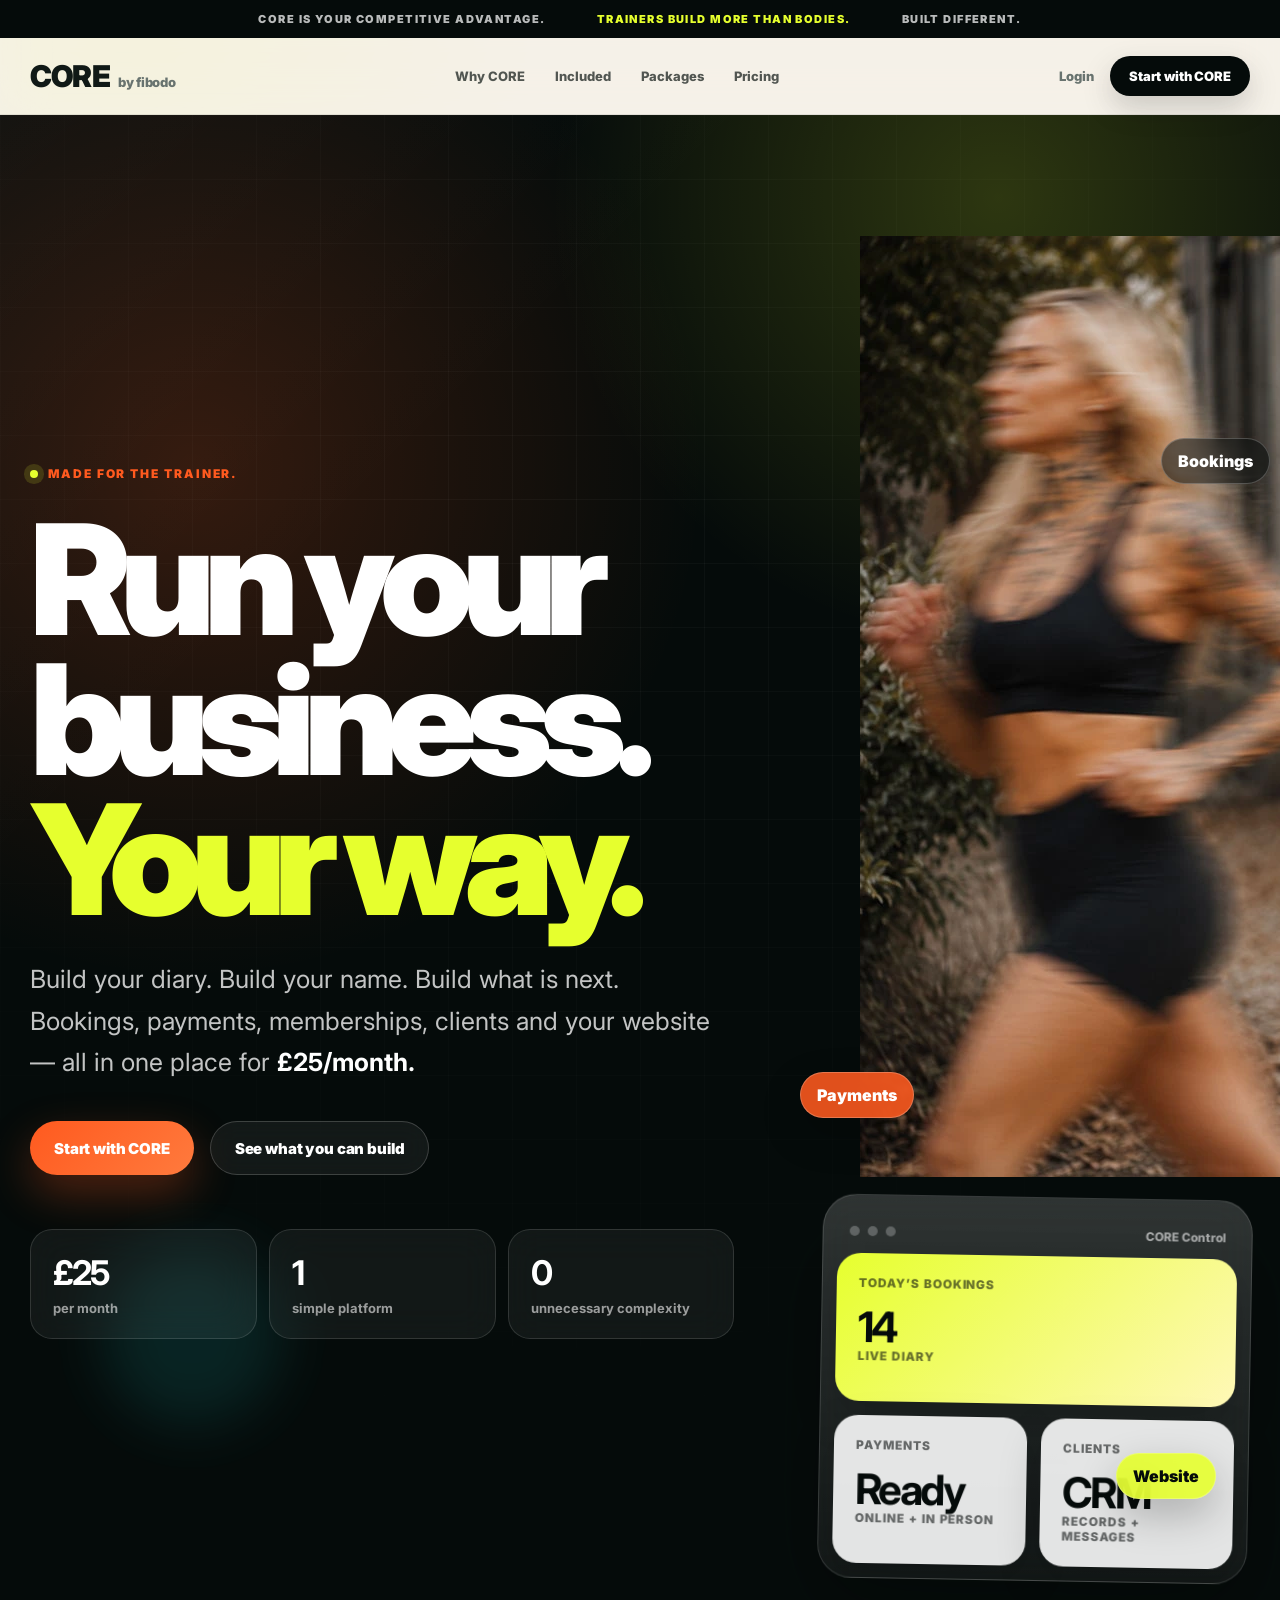
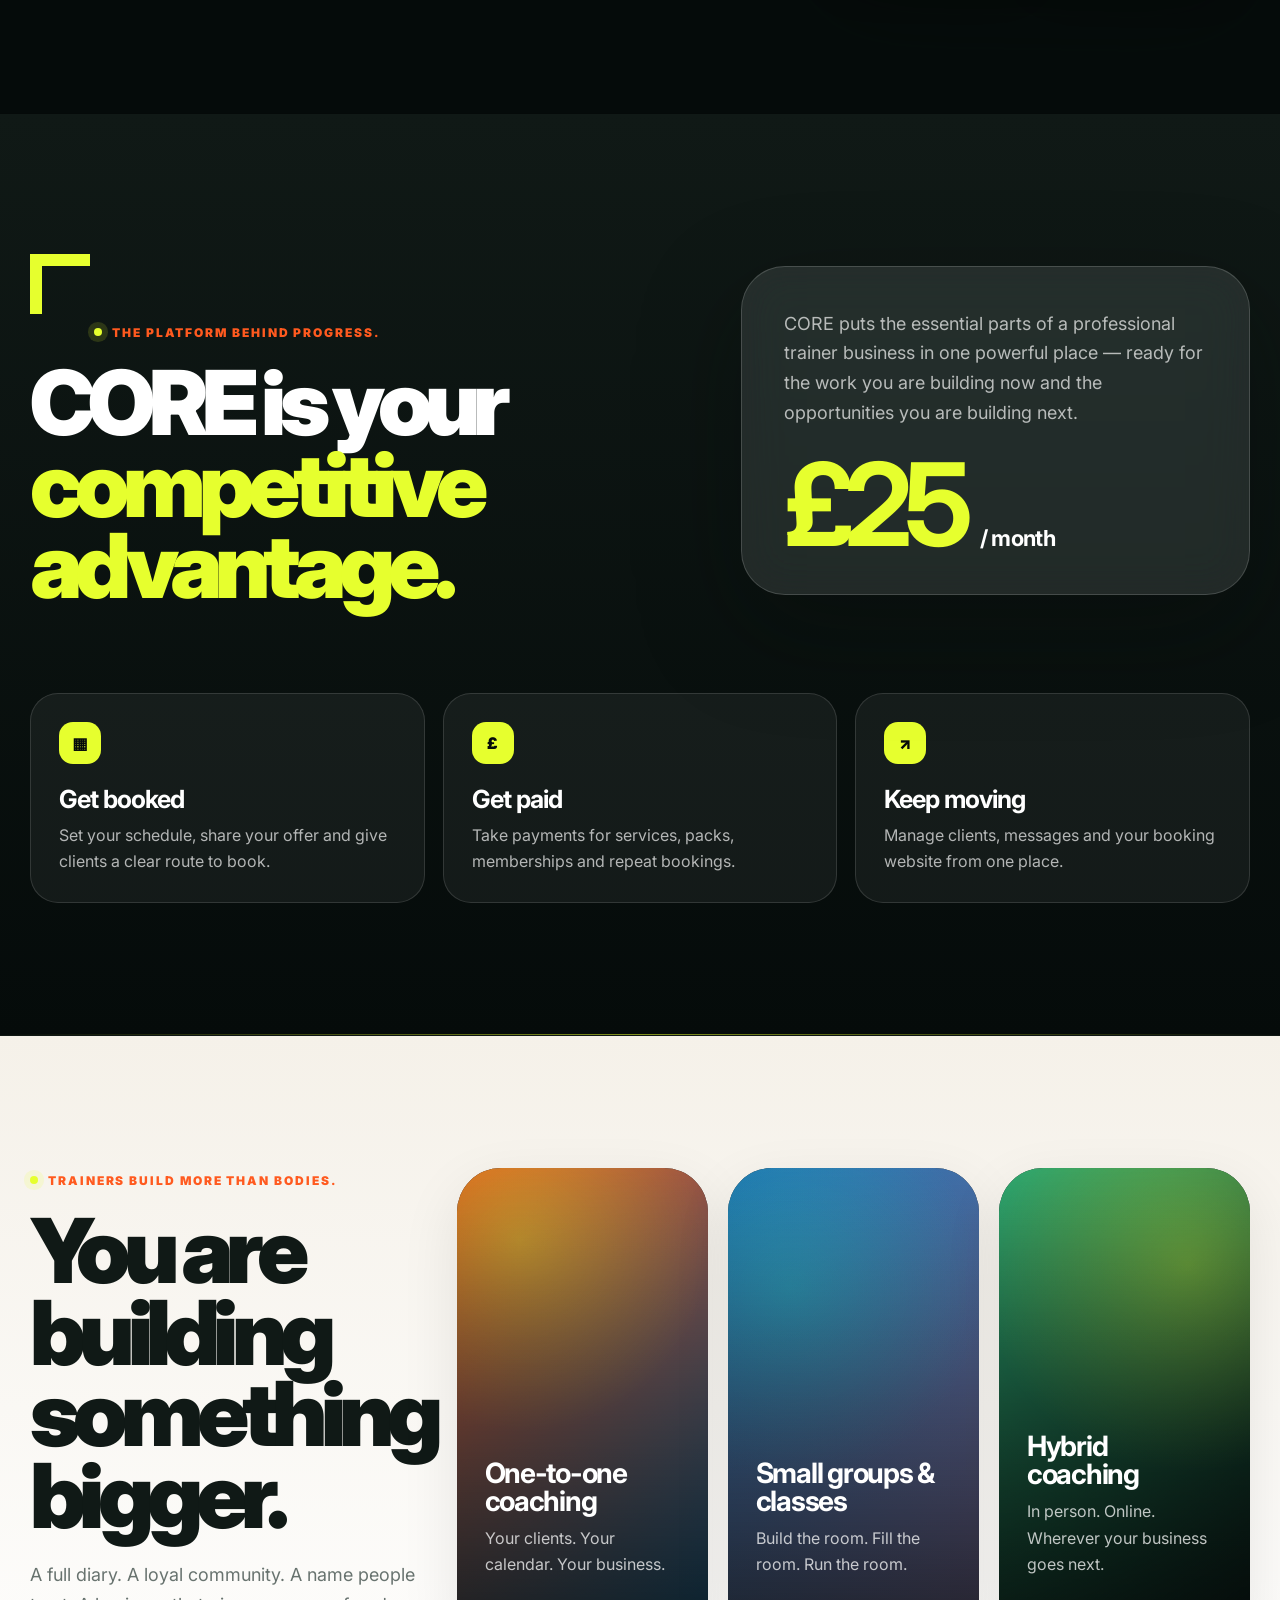
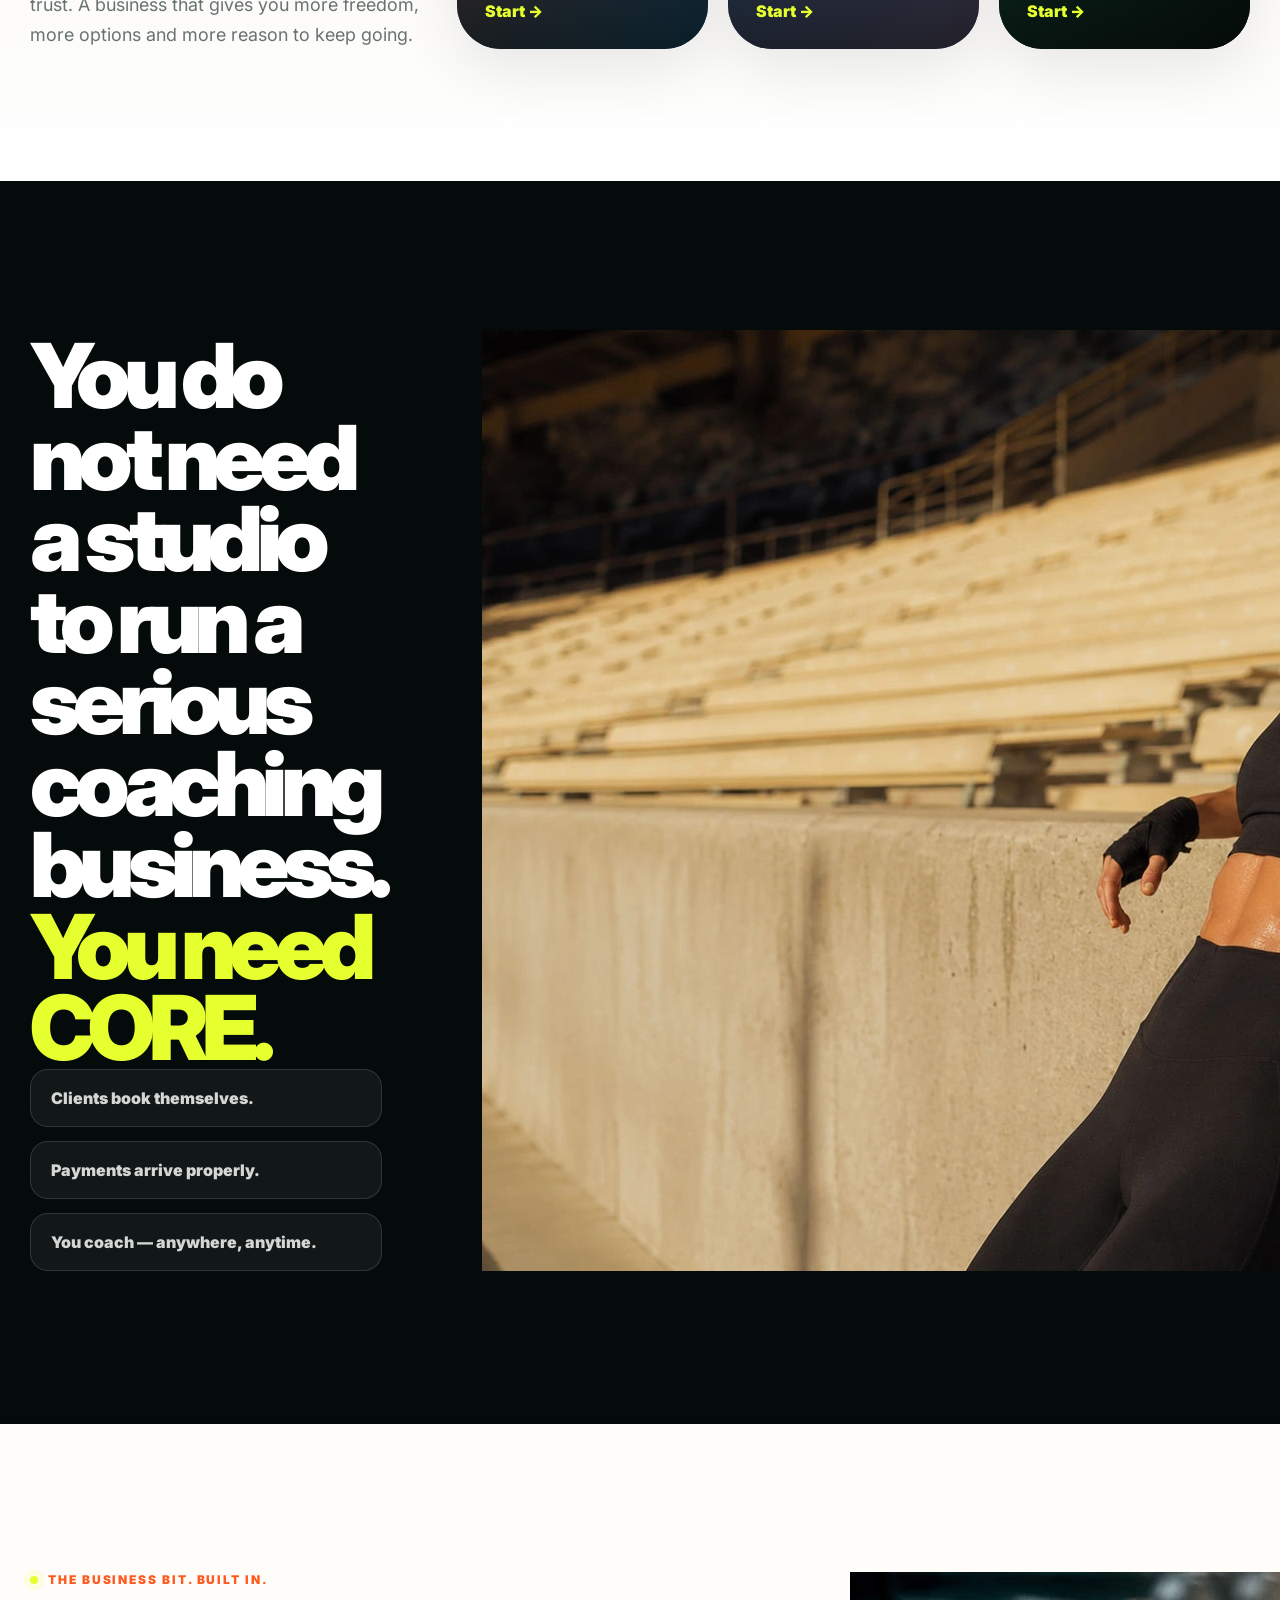
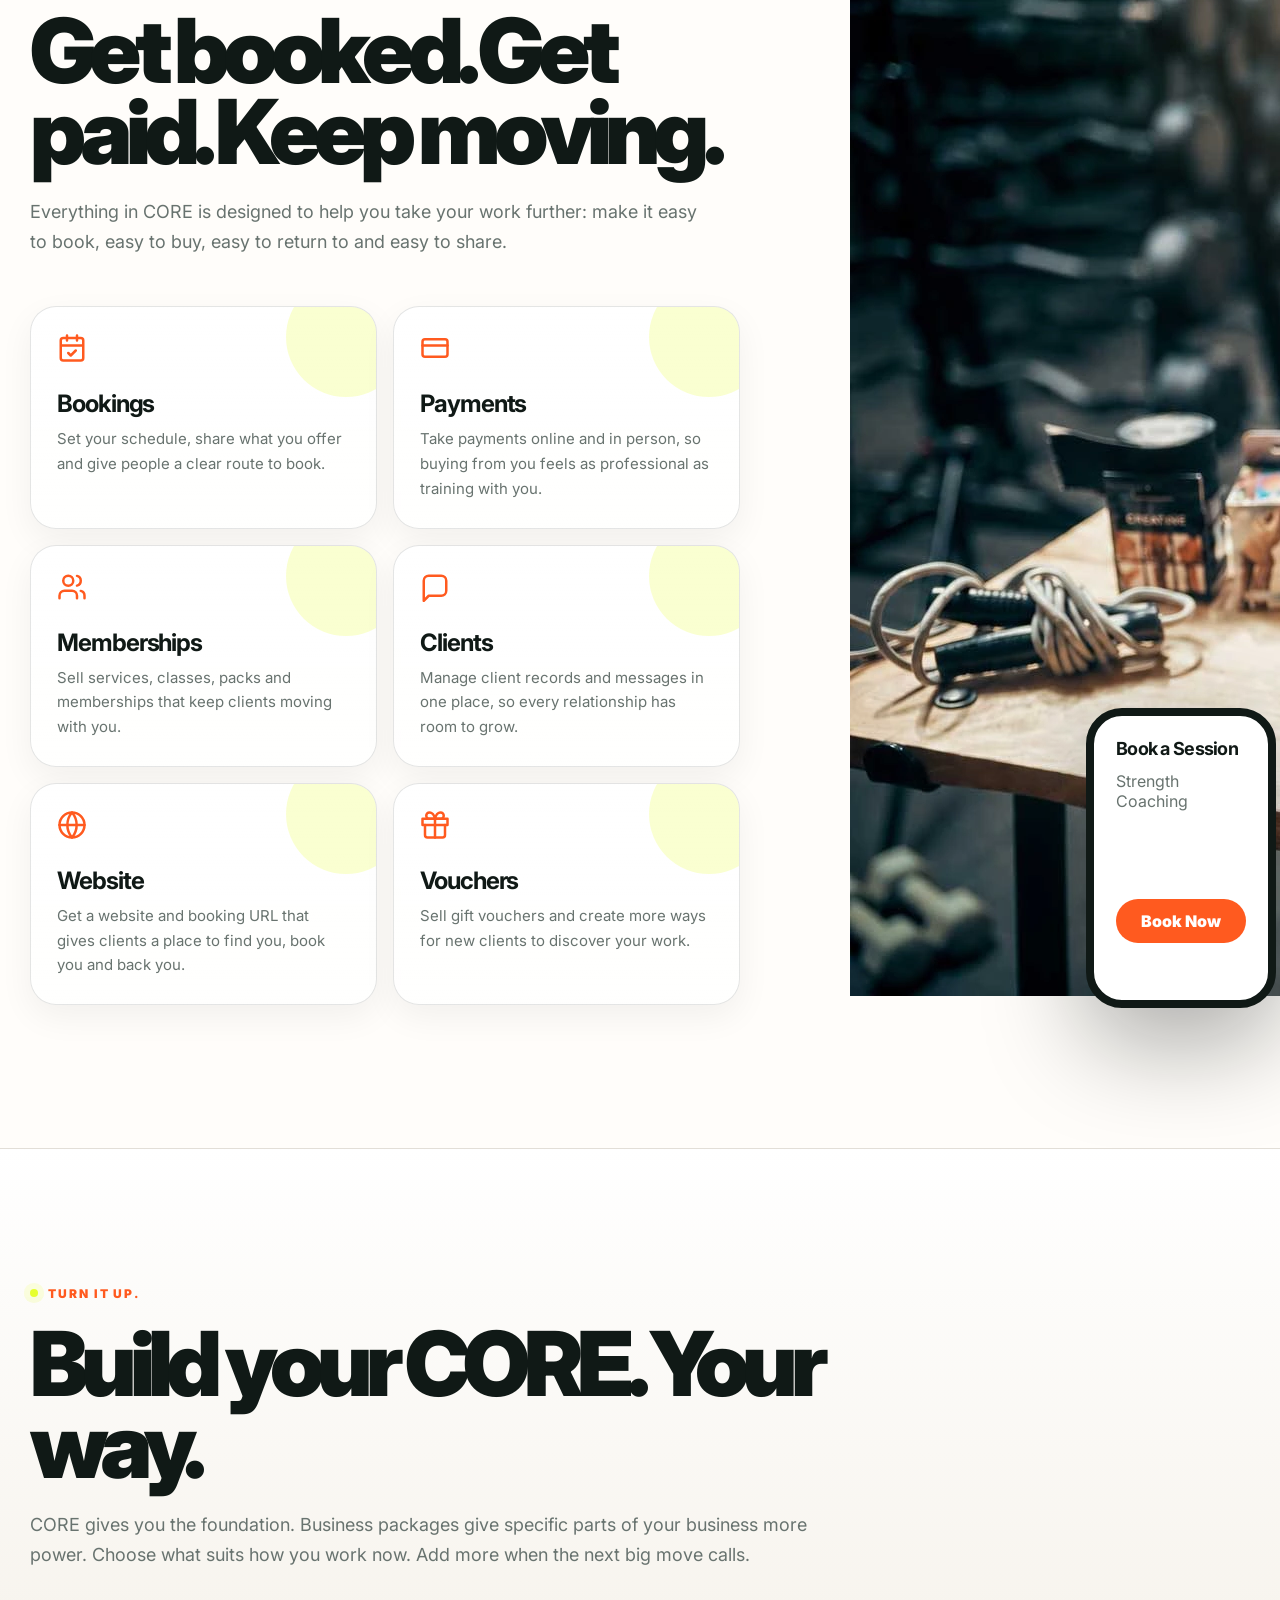
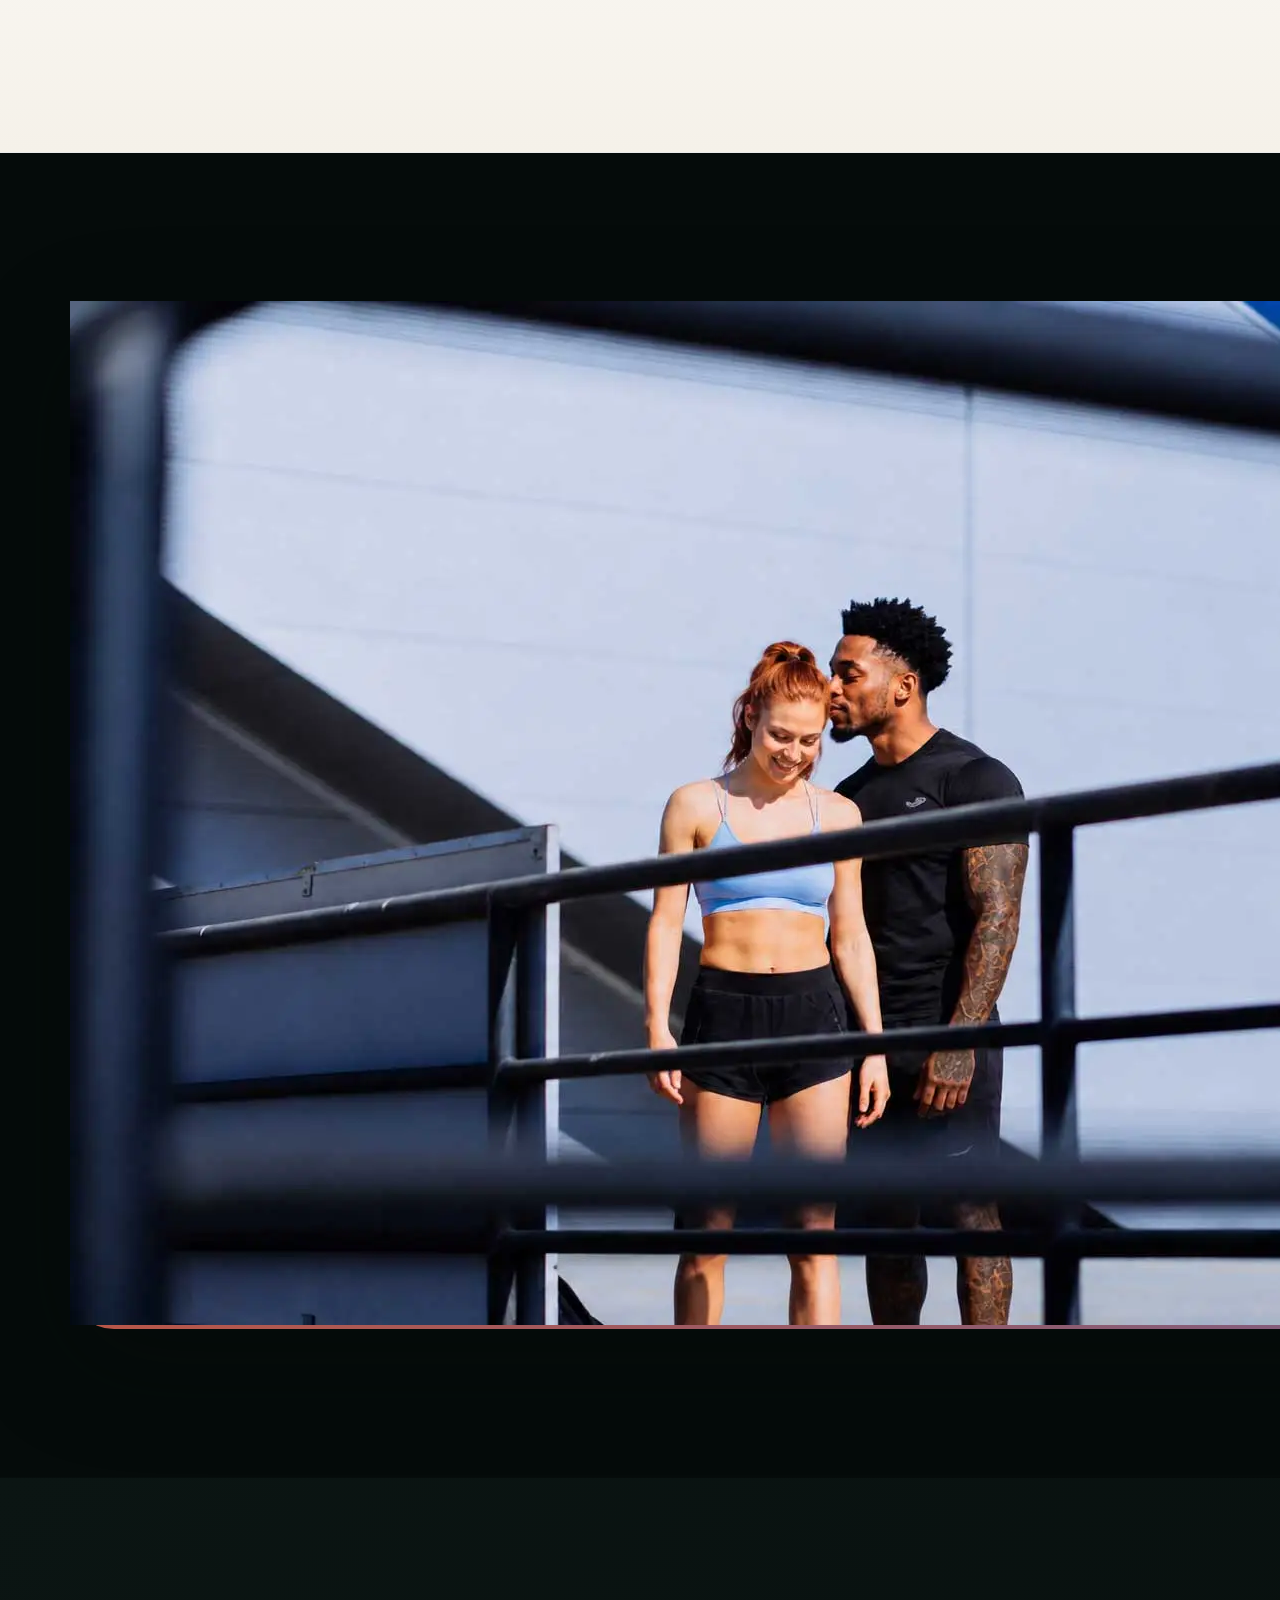
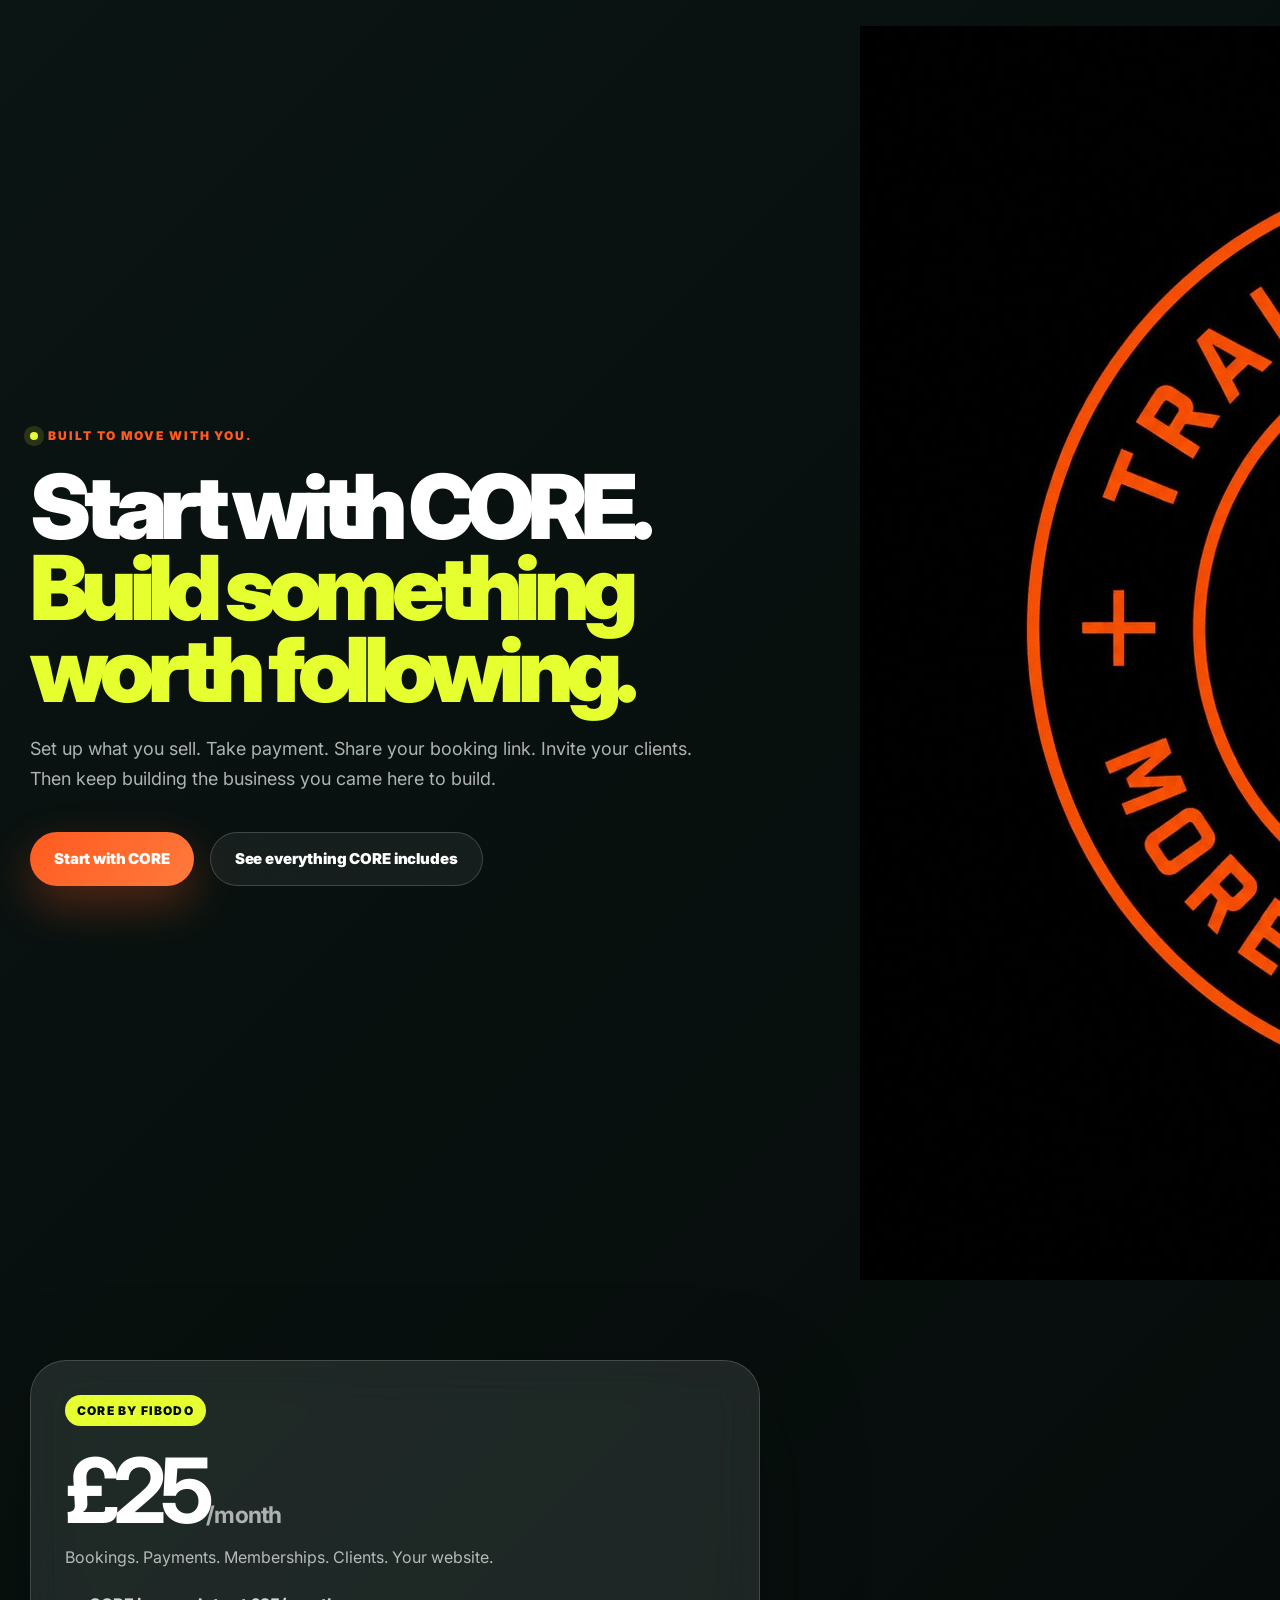
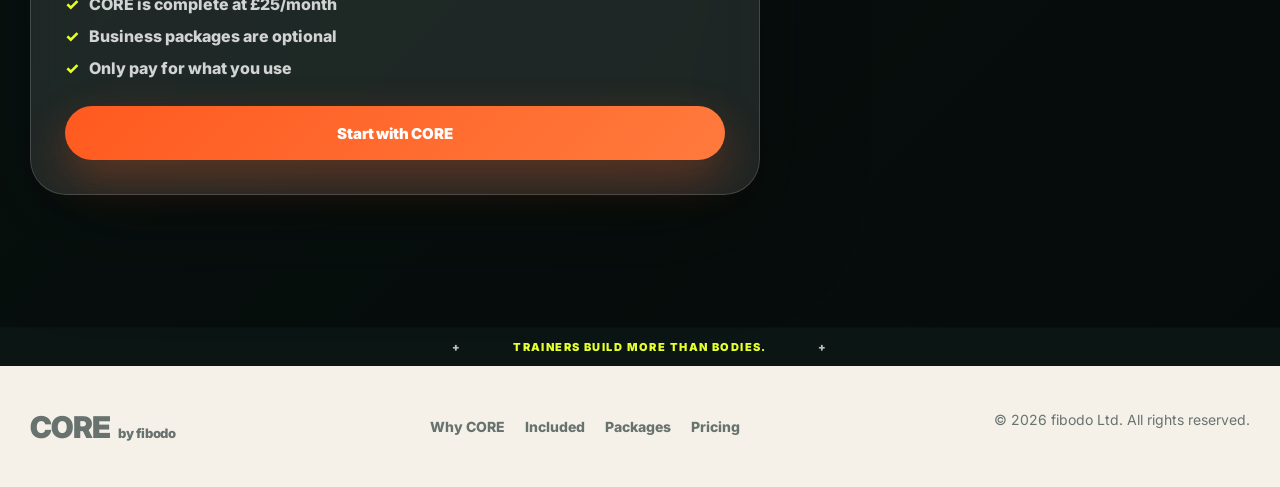
<file: index-image.html>
<!doctype html>
<html lang="en">
<head>
  <meta charset="utf-8" />
  <meta name="viewport" content="width=device-width, initial-scale=1" />
  <title>CORE by fibodo — Run your business your way</title>
  <meta name="description" content="CORE by fibodo gives trainers bookings, payments, memberships, clients and a website for £25/month." />
  <link rel="preconnect" href="https://fonts.googleapis.com">
  <link rel="preconnect" href="https://fonts.gstatic.com" crossorigin>
  <link href="https://fonts.googleapis.com/css2?family=Inter:wght@400;500;600;700;800;900&display=swap" rel="stylesheet">
  <link rel="preload" as="image" href="assets/Bootcamp.webp" />
  <link rel="stylesheet" href="fibodo-core.css" />
</head>
<body>
  <header class="site-header">
    <div class="top-strip"><span>CORE IS YOUR COMPETITIVE ADVANTAGE.</span><p>Trainers build more than bodies.</p><span>BUILT DIFFERENT.</span></div>
    <div class="header-inner">
      <a class="brand" href="#top" aria-label="CORE by fibodo home"><span>CORE</span><small>by fibodo</small></a>
      <button class="nav-toggle" type="button" aria-label="Open menu" aria-expanded="false">Menu</button>
      <nav class="main-nav" aria-label="Main navigation">
        <a href="#why-core">Why CORE</a>
        <a href="#included">Included</a>
        <a href="#packages">Packages</a>
        <a href="#pricing">Pricing</a>
      </nav>
      <div class="header-actions">
        <a class="login-link" href="#login">Login</a>
        <a class="header-cta" href="#pricing">Start with CORE</a>
      </div>
    </div>
  </header>

  <main id="top">
    <section class="hero section-panel">
      <div class="hero-bg" aria-hidden="true"></div>
      <div class="orb orb-a" aria-hidden="true"></div>
      <div class="orb orb-b" aria-hidden="true"></div>
      <div class="container hero-inner">
        <div class="hero-copy reveal">
          <span class="eyebrow">Made for the Trainer.</span>
          <h1>Run your business. <em>Your way.</em></h1>
          <p>Build your diary. Build your name. Build what is next. Bookings, payments, memberships, clients and your website — all in one place for <strong>£25/month.</strong></p>
          <div class="hero-actions">
            <a class="btn btn-primary" href="#pricing">Start with CORE</a>
            <a class="btn btn-ghost" href="#included">See what you can build</a>
          </div>
          <div class="hero-stats" aria-label="CORE value highlights">
            <article><strong>£25</strong><span>per month</span></article>
            <article><strong>1</strong><span>simple platform</span></article>
            <article><strong>0</strong><span>unnecessary complexity</span></article>
          </div>
        </div>
        <aside class="hero-dashboard hero-image-panel reveal" aria-label="CORE trainer campaign image and dashboard highlights">
          <figure class="hero-photo-card">
            <img src="assets/Bootcamp.webp" alt="Trainer coaching runners during an outdoor session" />
          </figure>
          <div class="dash-window hero-overlay-dashboard">
            <div class="window-bar"><i></i><i></i><i></i><span>CORE Control</span></div>
            <div class="dash-grid">
              <div class="dash-card wide"><span>Today’s bookings</span><strong>14</strong><small>Live diary</small></div>
              <div class="dash-card"><span>Payments</span><strong>Ready</strong><small>Online + in person</small></div>
              <div class="dash-card"><span>Clients</span><strong>CRM</strong><small>Records + messages</small></div>
            </div>
          </div>
          <div class="floating-pill pill-one">Bookings</div>
          <div class="floating-pill pill-two">Payments</div>
          <div class="floating-pill pill-three">Website</div>
        </aside>
      </div>
    </section>

    <section id="why-core" class="price-stinger section-panel section-break">
      <div class="container stinger-grid reveal">
        <div class="stinger-headline">
          <span class="corner"></span>
          <span class="eyebrow">The platform behind progress.</span>
          <h2>CORE is your <em>competitive advantage.</em></h2>
        </div>
        <div class="stinger-price glass-panel">
          <p>CORE puts the essential parts of a professional trainer business in one powerful place — ready for the work you are building now and the opportunities you are building next.</p>
          <strong>£25 <span>/ month</span></strong>
        </div>
        <div class="stinger-benefits">
          <article><span class="icon">▦</span><h3>Get booked</h3><p>Set your schedule, share your offer and give clients a clear route to book.</p></article>
          <article><span class="icon">£</span><h3>Get paid</h3><p>Take payments for services, packs, memberships and repeat bookings.</p></article>
          <article><span class="icon">↗</span><h3>Keep moving</h3><p>Manage clients, messages and your booking website from one place.</p></article>
        </div>
      </div>
    </section>

    <section id="trainers" class="momentum section-panel">
      <div class="container momentum-grid reveal">
        <div class="section-intro">
          <span class="eyebrow">Trainers build more than bodies.</span>
          <h2>You are building something bigger.</h2>
          <p>A full diary. A loyal community. A name people trust. A business that gives you more freedom, more options and more reason to keep going.</p>
        </div>
        <article class="image-card one"><h3>One-to-one coaching</h3><p>Your clients. Your calendar. Your business.</p><a href="#pricing">Start →</a></article>
        <article class="image-card two"><h3>Small groups & classes</h3><p>Build the room. Fill the room. Run the room.</p><a href="#pricing">Start →</a></article>
        <article class="image-card three"><h3>Hybrid coaching</h3><p>In person. Online. Wherever your business goes next.</p><a href="#pricing">Start →</a></article>
      </div>
    </section>

    <section class="statement statement-photo section-panel section-break">
      <div class="container statement-grid reveal">
        <div>
          <h2>You do not need a studio to run a serious coaching business. <em>You need CORE.</em></h2>
          <ul>
            <li>Clients book themselves.</li>
            <li>Payments arrive properly.</li>
            <li>You coach — anywhere, anytime.</li>
          </ul>
        </div>
        <figure class="statement-image-card">
          <img src="assets/Post-Workout.webp" alt="Trainer resting in the sun after a workout" />
        </figure>
      </div>
    </section>

    <section id="included" class="included section-panel">
      <div class="container included-grid reveal">
        <div>
          <span class="eyebrow">The business bit. Built in.</span>
          <h2>Get booked. Get paid. Keep moving.</h2>
          <p class="section-copy">Everything in CORE is designed to help you take your work further: make it easy to book, easy to buy, easy to return to and easy to share.</p>
          <div class="feature-grid" id="featureGrid"></div>
        </div>
        <div class="device-showcase photo-device-showcase" aria-label="CORE dashboard preview">
          <figure class="dashboard-photo">
            <img src="assets/Fitness-app-dashboard-and-focused-trainer.webp" alt="Trainer managing a fitness business using a dashboard and mobile app" />
          </figure>
          <div class="phone"><b>Book a Session</b><span>Strength Coaching</span><button>Book Now</button></div>
        </div>
      </div>
    </section>

    <section id="packages" class="packages section-panel section-break">
      <div class="container package-wrap reveal">
        <div class="section-intro compact">
          <span class="eyebrow">Turn it up.</span>
          <h2>Build your CORE. Your way.</h2>
          <p>CORE gives you the foundation. Business packages give specific parts of your business more power. Choose what suits how you work now. Add more when the next big move calls.</p>
        </div>
        <div class="package-grid" id="packageGrid"></div>
      </div>
    </section>

    <section class="premium section-panel">
      <div class="container premium-grid reveal">
        <figure class="premium-image"><img src="assets/Urban-rooftop-love-and-affection.webp" alt="Trainer and client on an urban rooftop" /></figure>
        <div class="premium-copy">
          <span class="eyebrow">Go full headline.</span>
          <h2>Your name. Your app. Your website.</h2>
          <p>For trainers, creators and studios ready to build a brand people recognise. A bespoke website. A branded app. A customer experience that looks, feels and works like yours.</p>
          <a class="btn btn-outline-lime" href="#premium">Explore Your Own App & Website</a>
        </div>
        <div class="premium-device"><b>Your Brand</b><span>Book a Session</span><i></i></div>
      </div>
    </section>

    <section id="pricing" class="final-cta section-panel section-break">
      <div class="container final-grid reveal">
        <div>
          <span class="eyebrow">Built to move with you.</span>
          <h2>Start with CORE. <em>Build something worth following.</em></h2>
          <p class="section-copy">Set up what you sell. Take payment. Share your booking link. Invite your clients. Then keep building the business you came here to build.</p>
          <div class="hero-actions">
            <a class="btn btn-primary" href="#signup">Start with CORE</a>
            <a class="btn btn-ghost" href="#included">See everything CORE includes</a>
          </div>
        </div>
        <figure class="final-image-card">
          <img src="assets/TBMTBodies.webp" alt="Trainers build more than bodies CORE campaign badge" />
        </figure>
        <article class="price-card glass-panel">
          <span>CORE by fibodo</span>
          <strong>£25<small>/month</small></strong>
          <p>Bookings. Payments. Memberships. Clients. Your website.</p>
          <ul>
            <li>CORE is complete at £25/month</li>
            <li>Business packages are optional</li>
            <li>Only pay for what you use</li>
          </ul>
          <a class="btn btn-primary" href="#signup">Start with CORE</a>
        </article>
      </div>
    </section>
  </main>

  <footer class="site-footer">
    <div class="top-strip footer-strip"><span>+</span><p>Trainers build more than bodies.</p><span>+</span></div>
    <div class="footer-inner container">
      <a class="brand" href="#top"><span>CORE</span><small>by fibodo</small></a>
      <nav class="footer-links" aria-label="Footer navigation">
        <a href="#why-core">Why CORE</a>
        <a href="#included">Included</a>
        <a href="#packages">Packages</a>
        <a href="#pricing">Pricing</a>
      </nav>
      <p>© 2026 fibodo Ltd. All rights reserved.</p>
    </div>
  </footer>

  <script src="fibodo-core.js"></script>
</body>
</html>
</file>
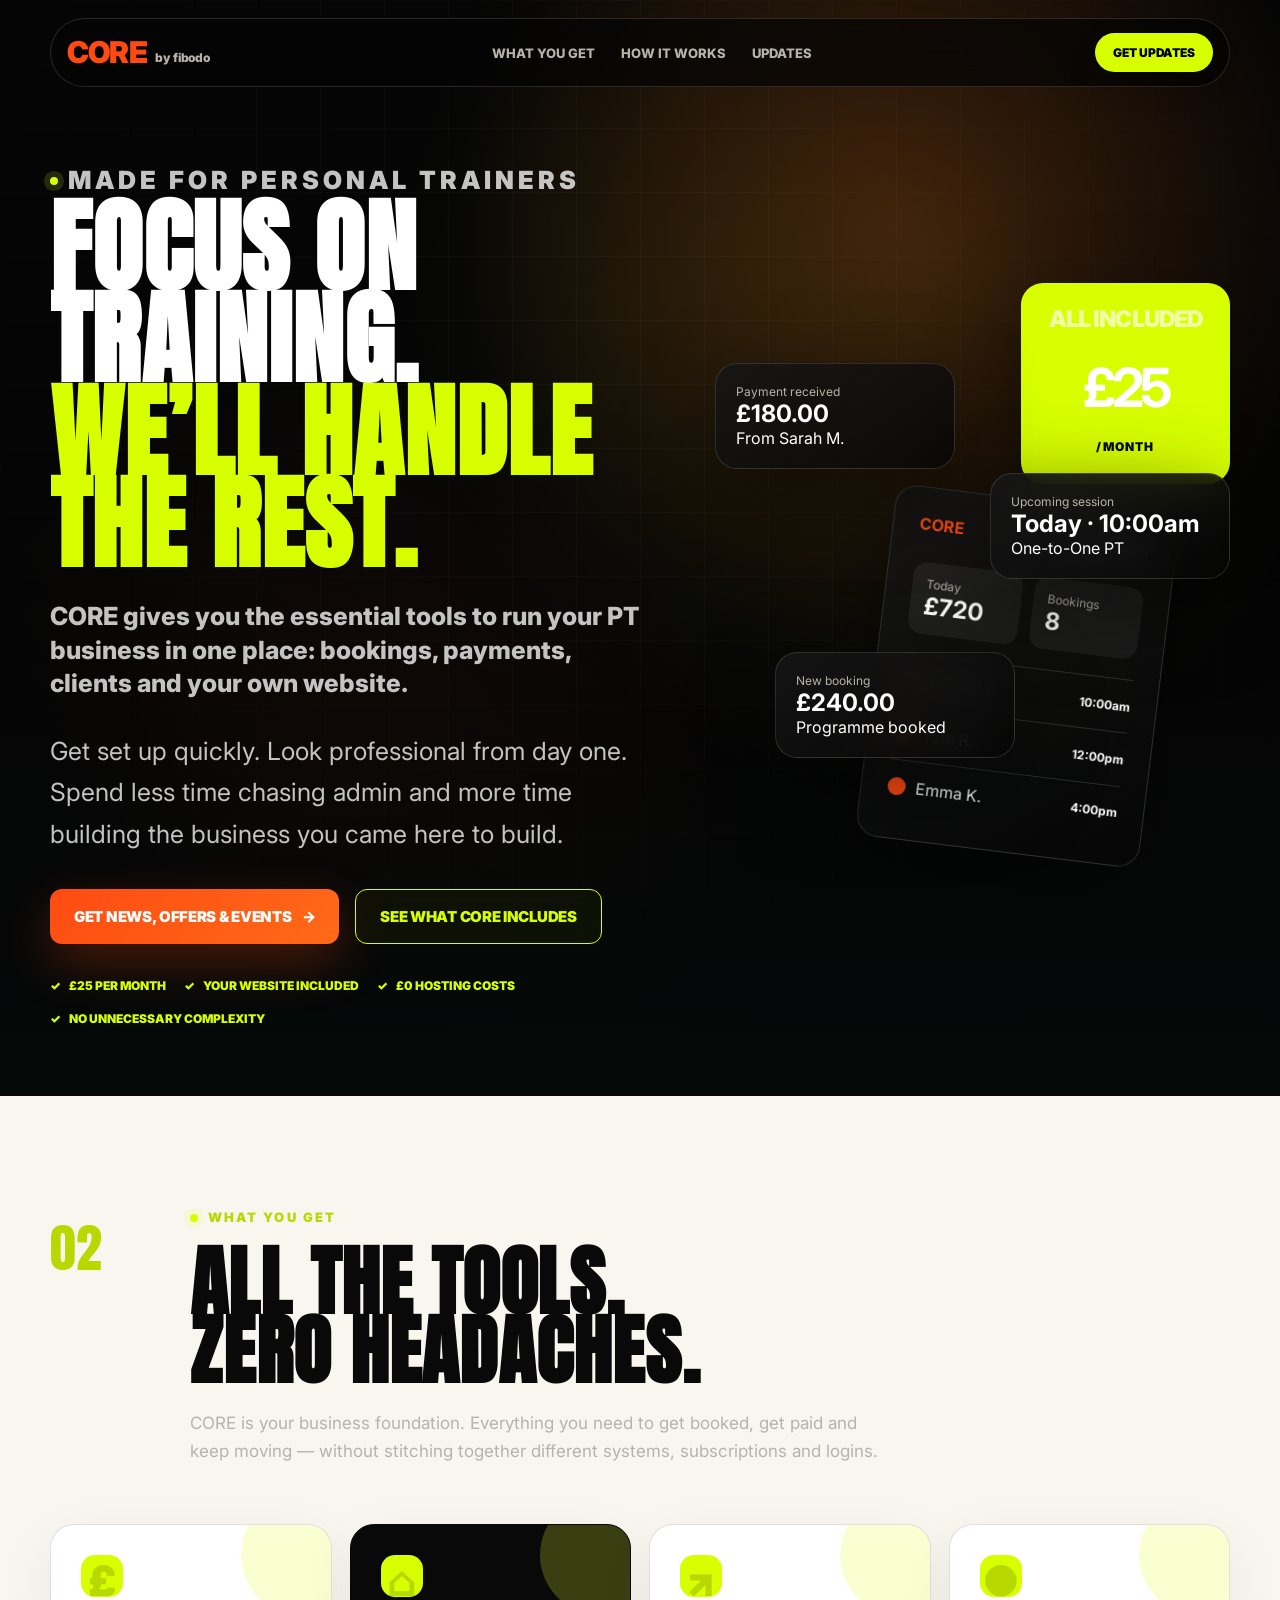
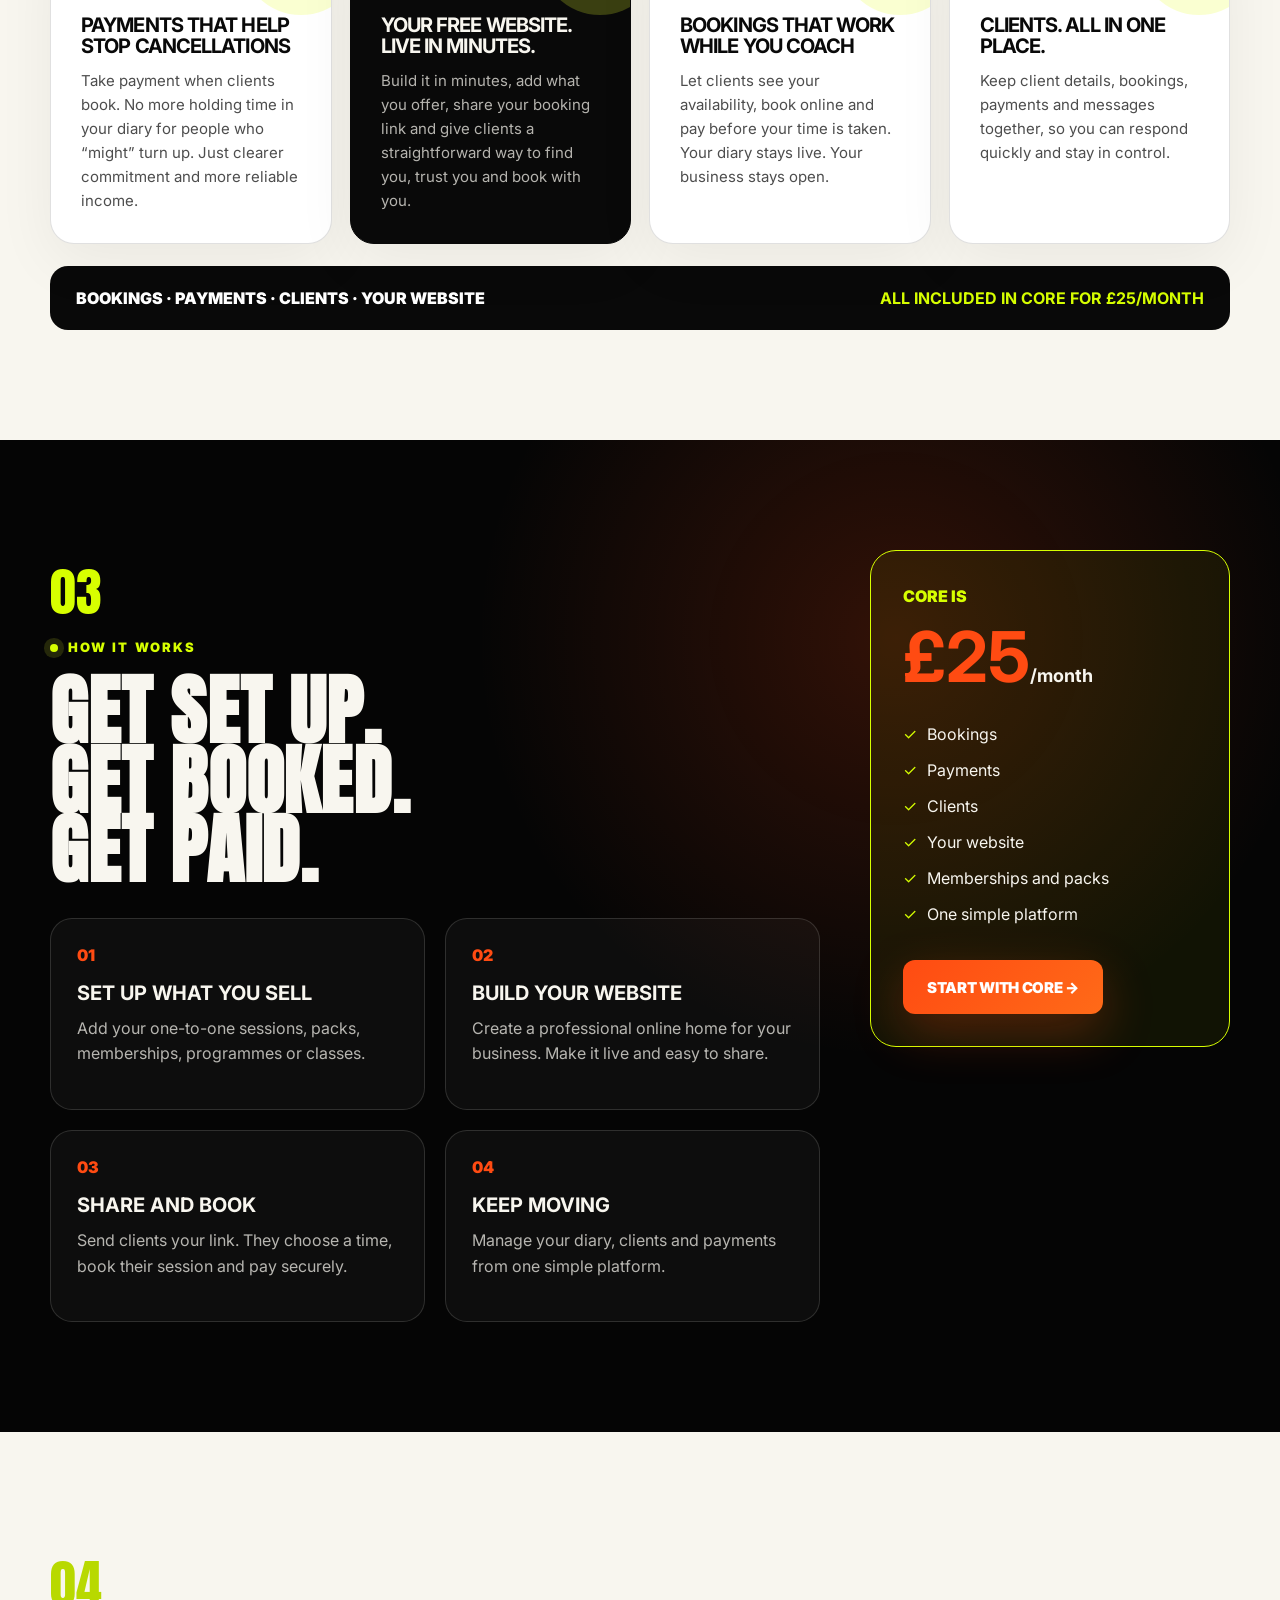
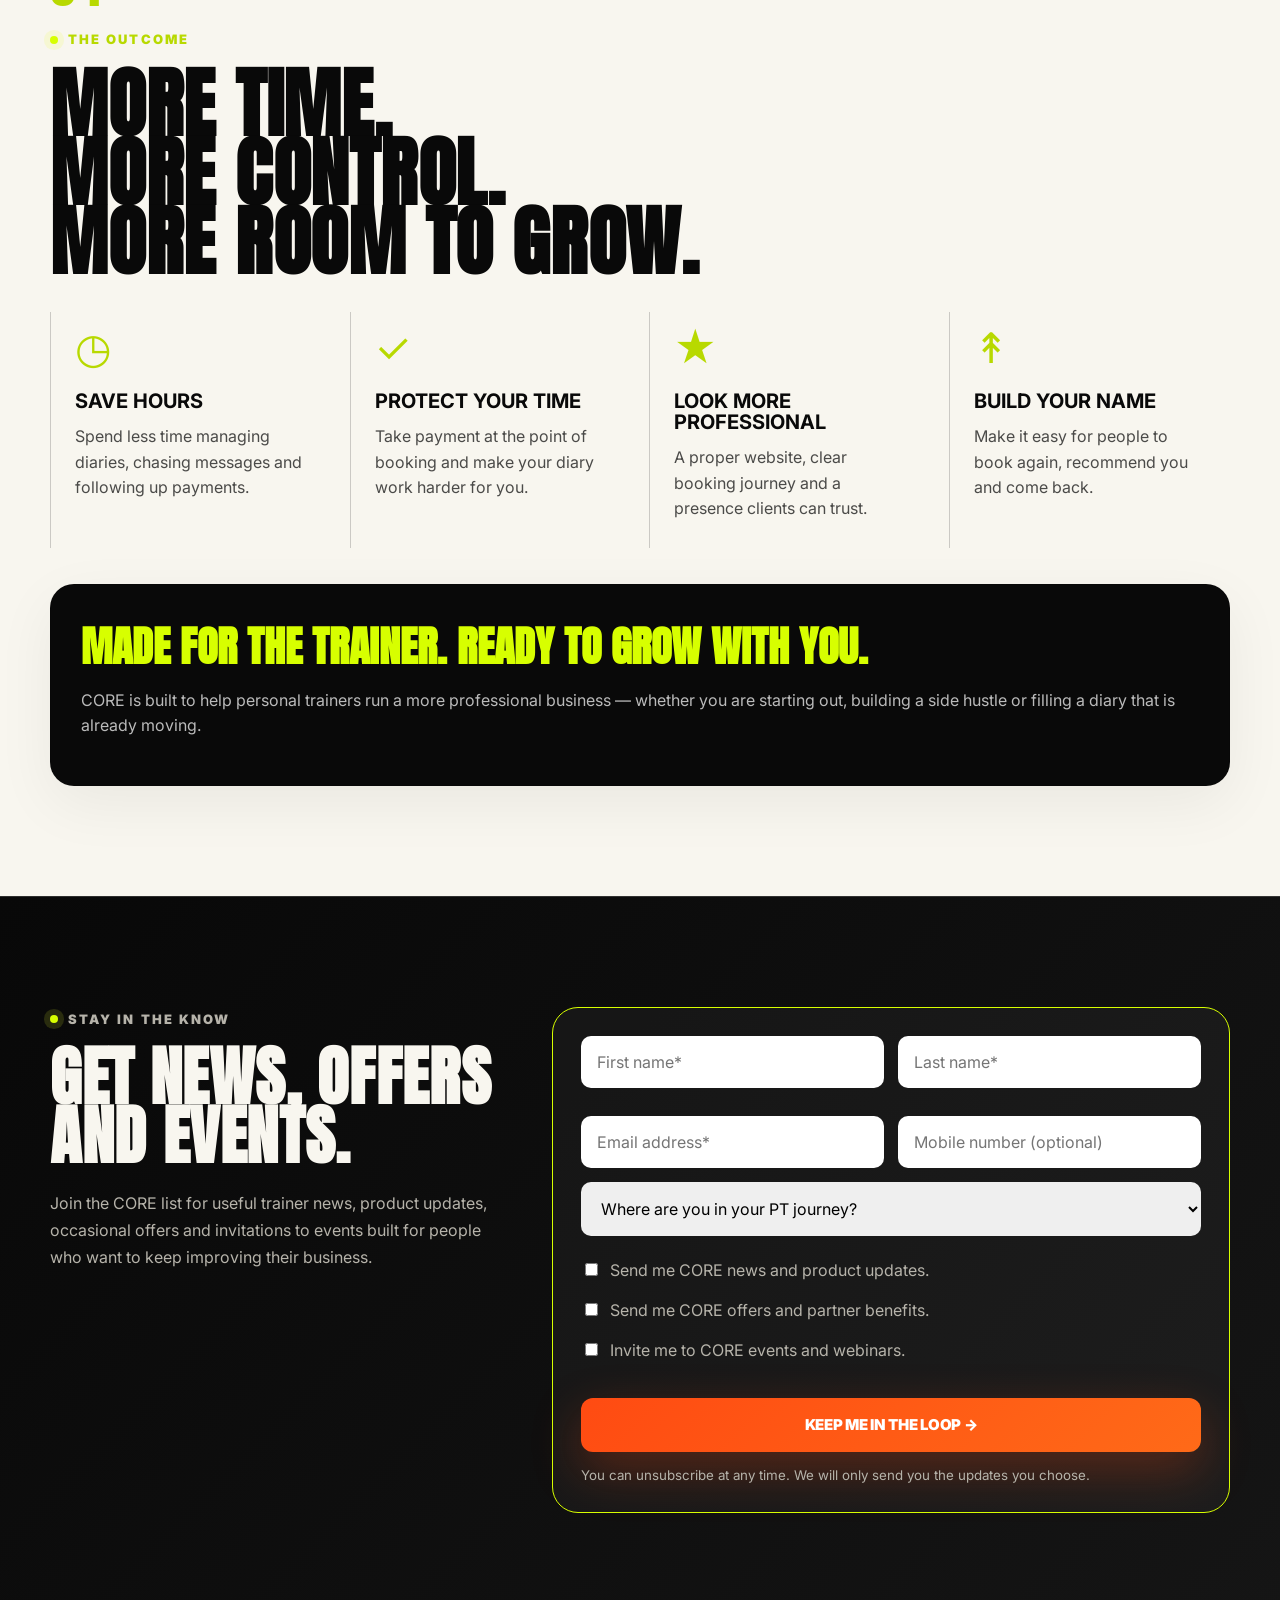
<file: index-pt.html>
<!DOCTYPE html>
<html lang="en">
<head>
  <meta charset="UTF-8" />
  <meta name="viewport" content="width=device-width, initial-scale=1.0" />
  <title>CORE by fibodo | Personal Trainers</title>
  <link rel="preconnect" href="https://fonts.googleapis.com">
  <link rel="preconnect" href="https://fonts.gstatic.com" crossorigin>
  <link href="https://fonts.googleapis.com/css2?family=Anton&family=Inter:wght@400;500;600;700;800;900&display=swap" rel="stylesheet">
  <link rel="stylesheet" href="main.css" />
  <link rel="stylesheet" href="main-pt.css" />
</head>
<body>
  <header class="site-header">
    <a href="#" class="brand"><span>CORE</span><small>by fibodo</small></a>
    <nav class="nav">
      <a href="#includes">What you get</a>
      <a href="#how">How it works</a>
      <a href="#signup">Updates</a>
    </nav>
    <a href="#signup" class="header-cta">Get updates</a>
  </header>

  <main>
    <section class="hero section-dark">
      <div class="hero-bg"></div>
      <div class="container hero-grid">
        <div class="hero-copy">
          <p class="eyebrow">Made for personal trainers</p>
          <h1>Focus on training.<br><span>We’ll handle the rest.</span></h1>
          <p class="hero-text">CORE gives you the essential tools to run your PT business in one place: bookings, payments, clients and your own website.</p>
          <p class="hero-sub">Get set up quickly. Look professional from day one. Spend less time chasing admin and more time building the business you came here to build.</p>
          <div class="hero-actions">
            <a href="#signup" class="btn btn-primary">Get news, offers & events <span>→</span></a>
            <a href="#includes" class="btn btn-ghost">See what CORE includes</a>
          </div>
          <div class="proof-line">
            <span>£25 per month</span><span>Your website included</span><span>£0 hosting costs</span><span>No unnecessary complexity</span>
          </div>
        </div>

        <div class="hero-visual" aria-label="CORE dashboard preview">
          <div class="price-card">
            <small>All included</small>
            <strong>£25</strong><span>/month</span>
          </div>
          <div class="phone-card">
            <div class="phone-top"><strong>CORE</strong><span>Dashboard</span></div>
            <div class="metric-row"><div><small>Today</small><strong>£720</strong></div><div><small>Bookings</small><strong>8</strong></div></div>
            <div class="booking"><span></span><p>Sarah M.</p><b>10:00am</b></div>
            <div class="booking"><span></span><p>Tom R.</p><b>12:00pm</b></div>
            <div class="booking"><span></span><p>Emma K.</p><b>4:00pm</b></div>
          </div>
          <div class="floating-card card-one"><small>Payment received</small><strong>£180.00</strong><span>From Sarah M.</span></div>
          <div class="floating-card card-two"><small>Upcoming session</small><strong>Today · 10:00am</strong><span>One-to-One PT</span></div>
          <div class="floating-card card-three"><small>New booking</small><strong>£240.00</strong><span>Programme booked</span></div>
        </div>
      </div>
    </section>

    <section id="includes" class="section section-light">
      <div class="container split-heading">
        <p class="section-number">02</p>
        <div>
          <p class="eyebrow">What you get</p>
          <h2>All the tools.<br>Zero headaches.</h2>
          <p class="section-intro">CORE is your business foundation. Everything you need to get booked, get paid and keep moving — without stitching together different systems, subscriptions and logins.</p>
        </div>
      </div>
      <div class="container feature-grid">
        <article class="feature-card"><div class="icon">£</div><h3>Payments that help stop cancellations</h3><p>Take payment when clients book. No more holding time in your diary for people who “might” turn up. Just clearer commitment and more reliable income.</p></article>
        <article class="feature-card featured"><div class="icon">⌂</div><h3>Your free website. Live in minutes.</h3><p>Build it in minutes, add what you offer, share your booking link and give clients a straightforward way to find you, trust you and book with you.</p></article>
        <article class="feature-card"><div class="icon">↗</div><h3>Bookings that work while you coach</h3><p>Let clients see your availability, book online and pay before your time is taken. Your diary stays live. Your business stays open.</p></article>
        <article class="feature-card"><div class="icon">●</div><h3>Clients. All in one place.</h3><p>Keep client details, bookings, payments and messages together, so you can respond quickly and stay in control.</p></article>
      </div>
      <div class="container included-strip">Bookings · Payments · Clients · Your website <strong>All included in CORE for £25/month</strong></div>
    </section>

    <section id="how" class="section section-dark process-section">
      <div class="container process-grid">
        <div>
          <p class="section-number">03</p>
          <p class="eyebrow">How it works</p>
          <h2>Get set up.<br>Get booked.<br>Get paid.</h2>
          <div class="steps">
            <article><span>01</span><h3>Set up what you sell</h3><p>Add your one-to-one sessions, packs, memberships, programmes or classes.</p></article>
            <article><span>02</span><h3>Build your website</h3><p>Create a professional online home for your business. Make it live and easy to share.</p></article>
            <article><span>03</span><h3>Share and book</h3><p>Send clients your link. They choose a time, book their session and pay securely.</p></article>
            <article><span>04</span><h3>Keep moving</h3><p>Manage your diary, clients and payments from one simple platform.</p></article>
          </div>
        </div>
        <aside class="pricing-panel">
          <p>CORE is</p><strong>£25<span>/month</span></strong>
          <ul>
            <li>Bookings</li><li>Payments</li><li>Clients</li><li>Your website</li><li>Memberships and packs</li><li>One simple platform</li>
          </ul>
          <a href="#signup" class="btn btn-primary">Start with CORE →</a>
        </aside>
      </div>
    </section>

    <section class="section section-light outcome-section">
      <div class="container">
        <p class="section-number">04</p>
        <p class="eyebrow">The outcome</p>
        <h2>More time.<br>More control.<br>More room to grow.</h2>
        <div class="outcome-grid">
          <article><span>◷</span><h3>Save hours</h3><p>Spend less time managing diaries, chasing messages and following up payments.</p></article>
          <article><span>✓</span><h3>Protect your time</h3><p>Take payment at the point of booking and make your diary work harder for you.</p></article>
          <article><span>★</span><h3>Look more professional</h3><p>A proper website, clear booking journey and a presence clients can trust.</p></article>
          <article><span>↟</span><h3>Build your name</h3><p>Make it easy for people to book again, recommend you and come back.</p></article>
        </div>
        <div class="closing-panel"><h3>Made for the trainer. Ready to grow with you.</h3><p>CORE is built to help personal trainers run a more professional business — whether you are starting out, building a side hustle or filling a diary that is already moving.</p></div>
      </div>
    </section>

    <section id="signup" class="section signup-section">
      <div class="container signup-grid">
        <div>
          <p class="eyebrow">Stay in the know</p>
          <h2>Get news, offers<br>and events.</h2>
          <p>Join the CORE list for useful trainer news, product updates, occasional offers and invitations to events built for people who want to keep improving their business.</p>
        </div>
        <form class="signup-form">
          <div class="form-grid"><input placeholder="First name*"><input placeholder="Last name*"><input placeholder="Email address*"><input placeholder="Mobile number (optional)"></div>
          <select><option>Where are you in your PT journey?</option><option>Newly qualified</option><option>Building a side hustle</option><option>Full-time personal trainer</option><option>Growing a team or studio</option></select>
          <label><input type="checkbox"> Send me CORE news and product updates.</label>
          <label><input type="checkbox"> Send me CORE offers and partner benefits.</label>
          <label><input type="checkbox"> Invite me to CORE events and webinars.</label>
          <button class="btn btn-primary" type="submit">Keep me in the loop →</button>
          <small>You can unsubscribe at any time. We will only send you the updates you choose.</small>
        </form>
      </div>
    </section>
  </main>
</body>
</html>
</file>
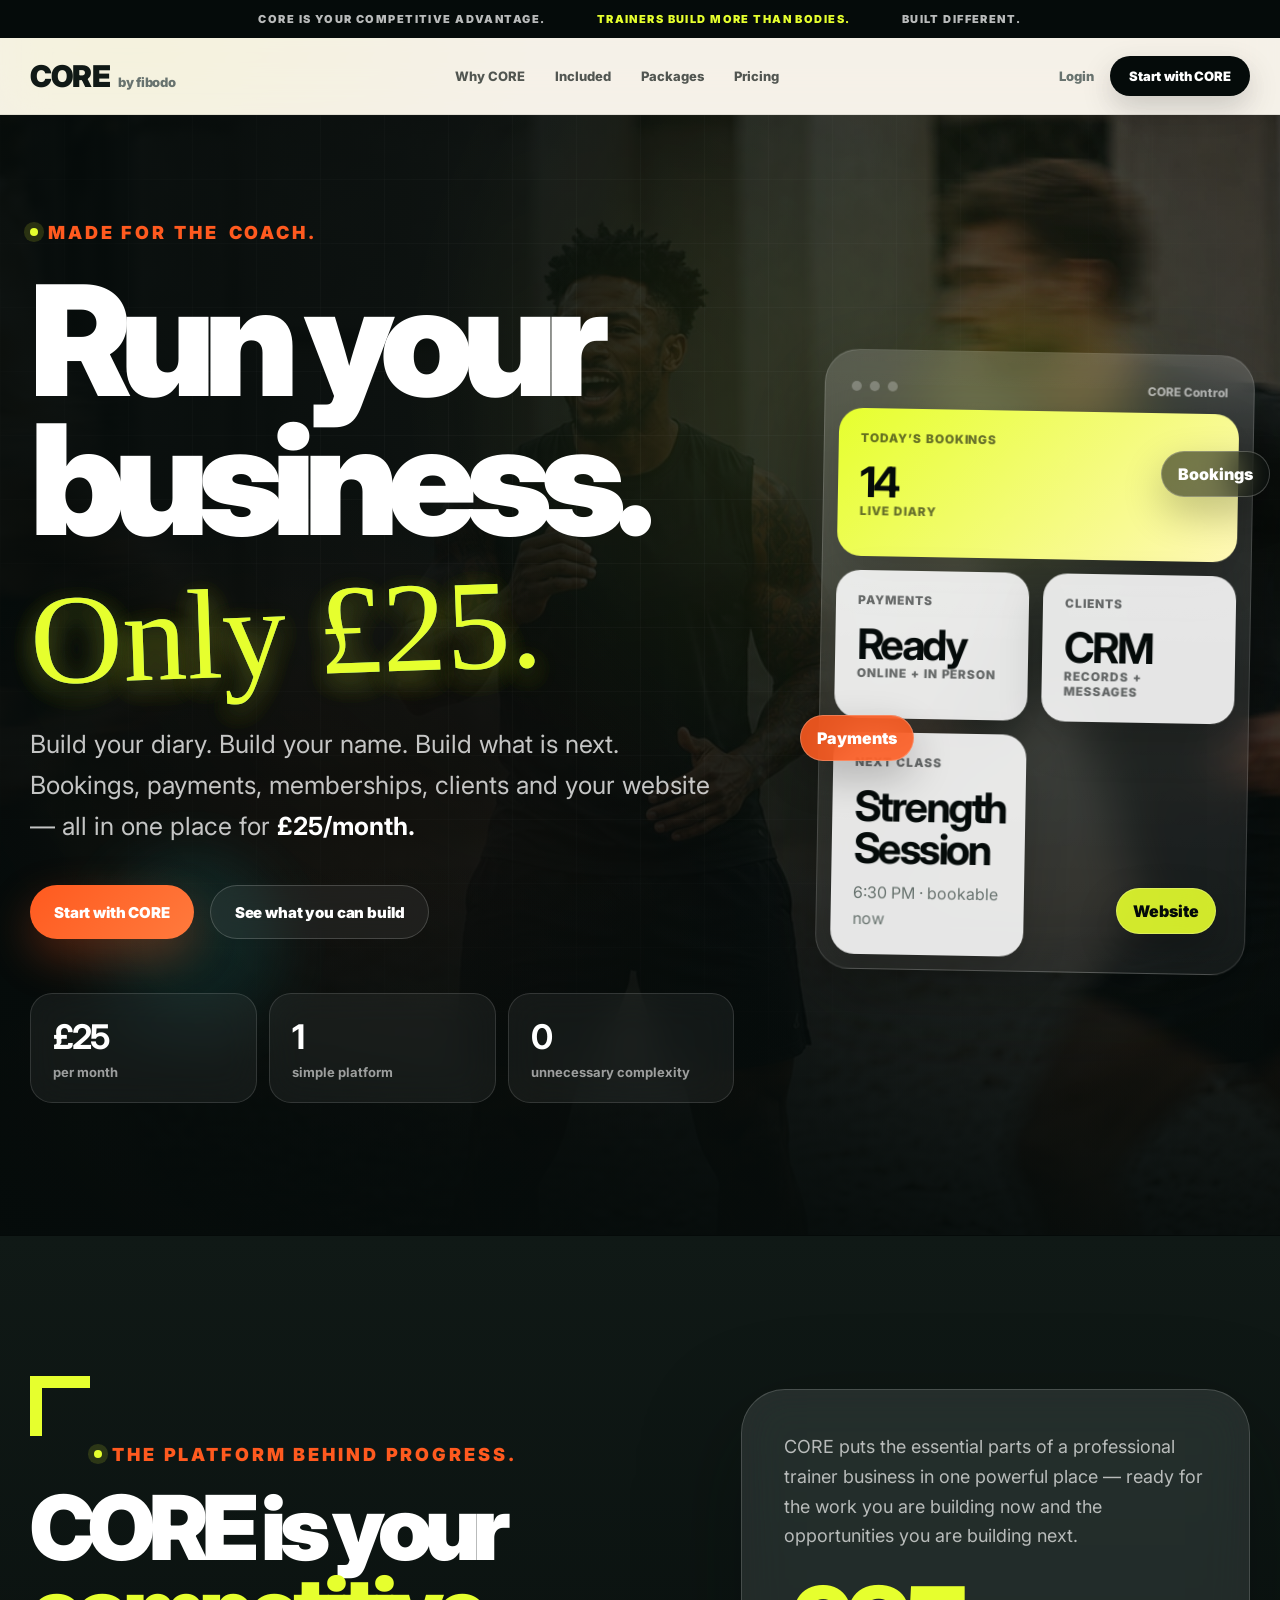
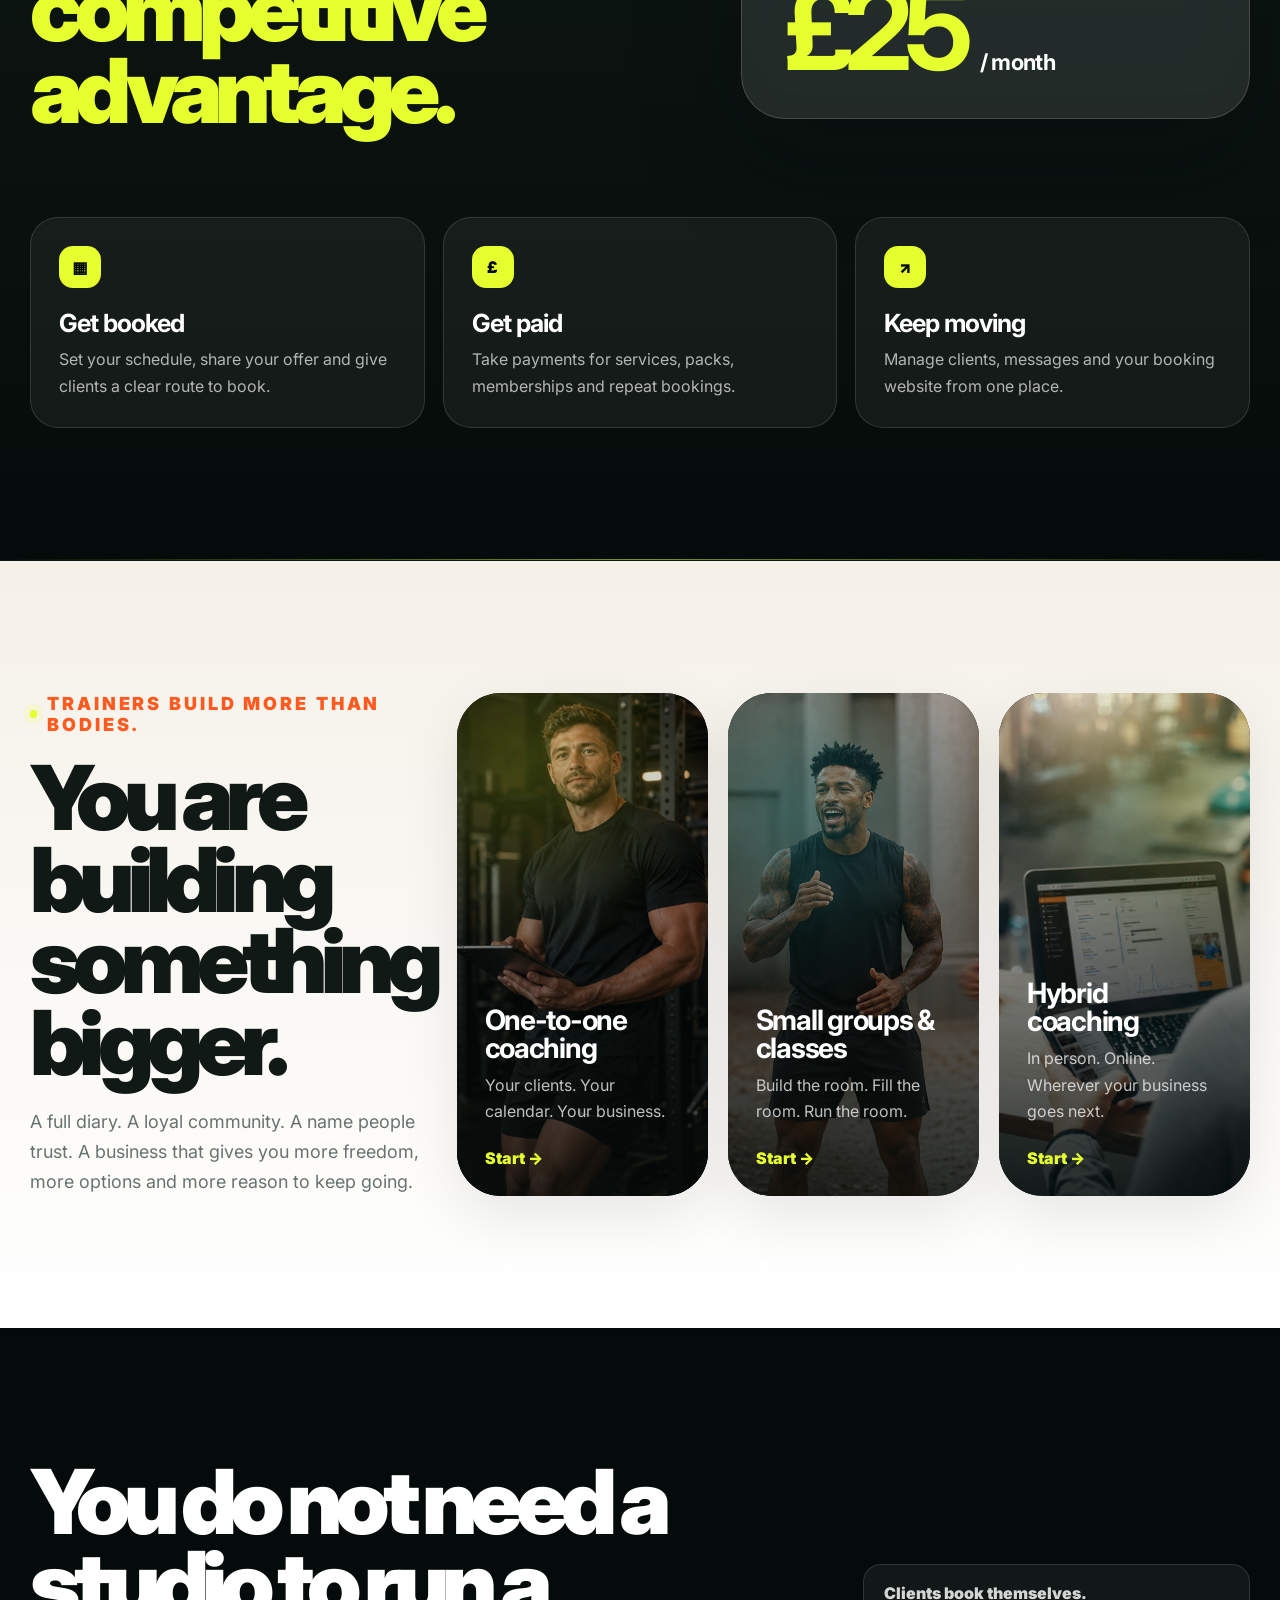
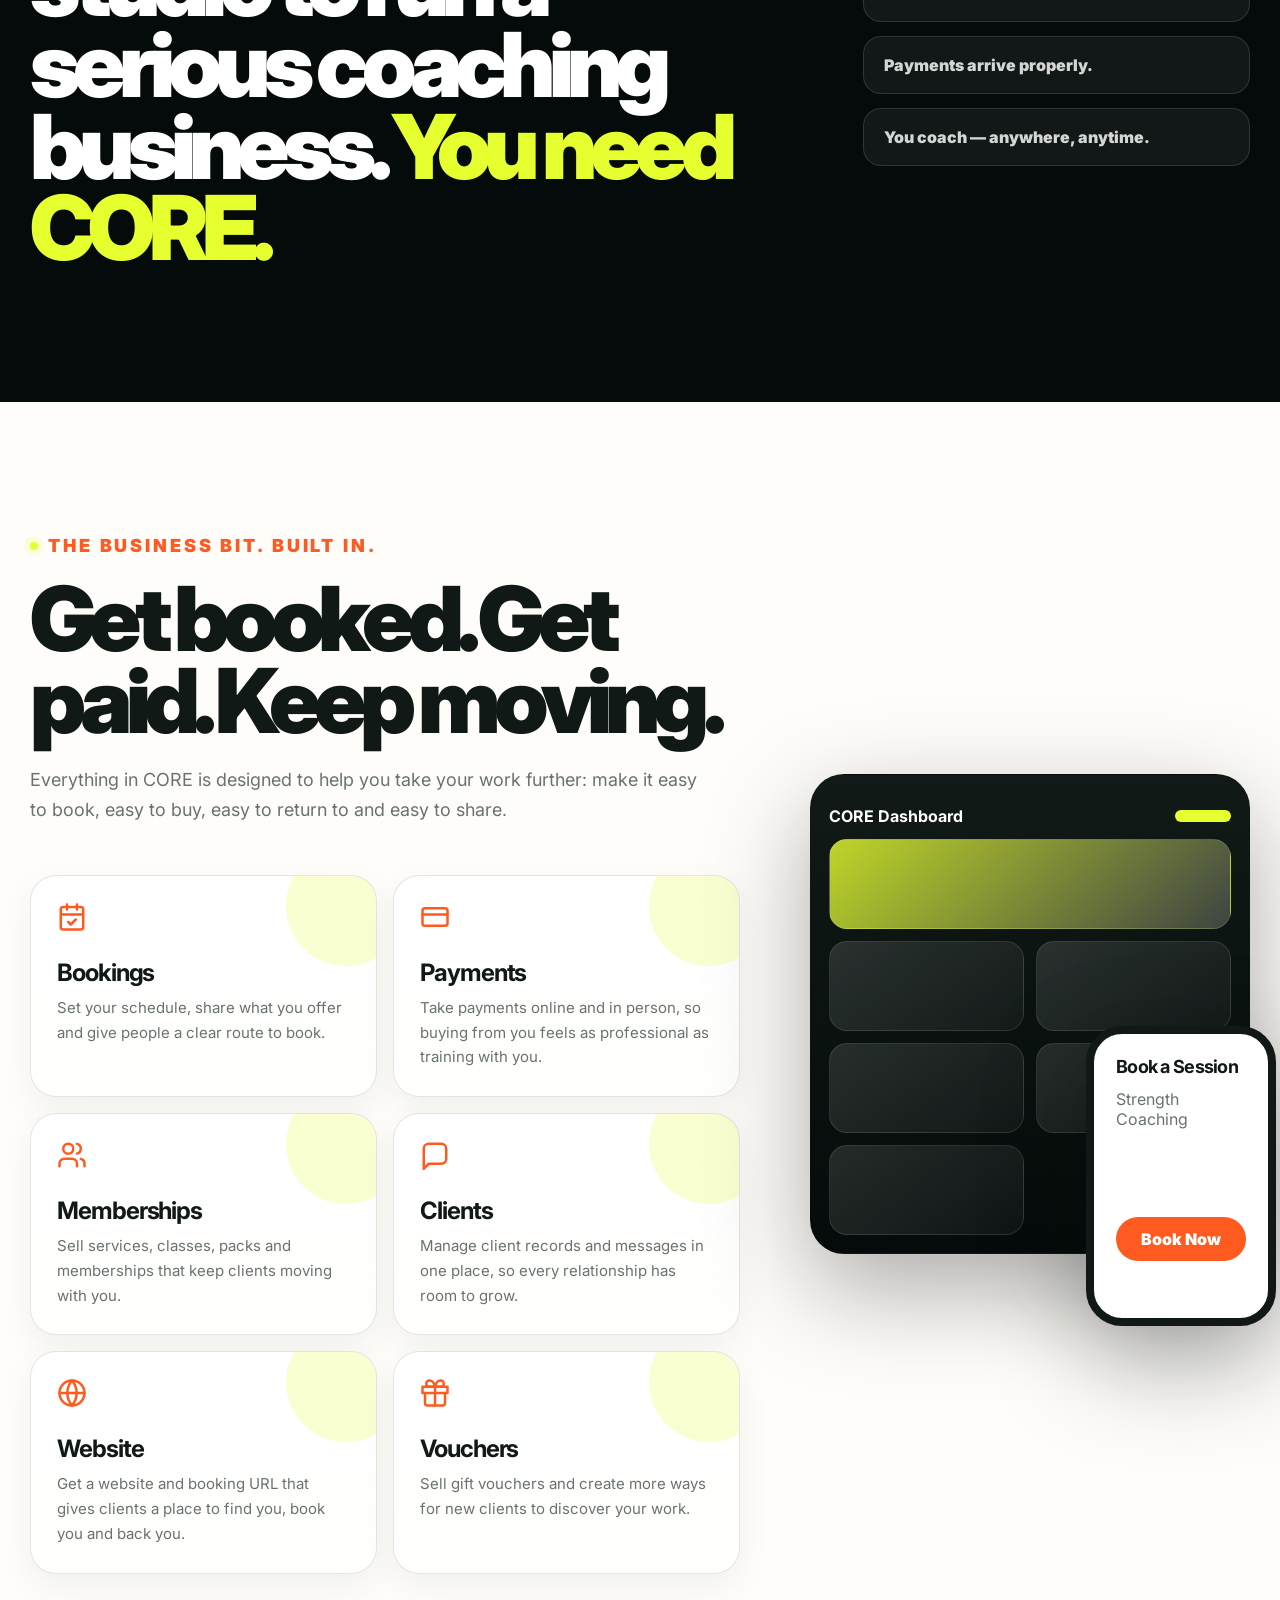
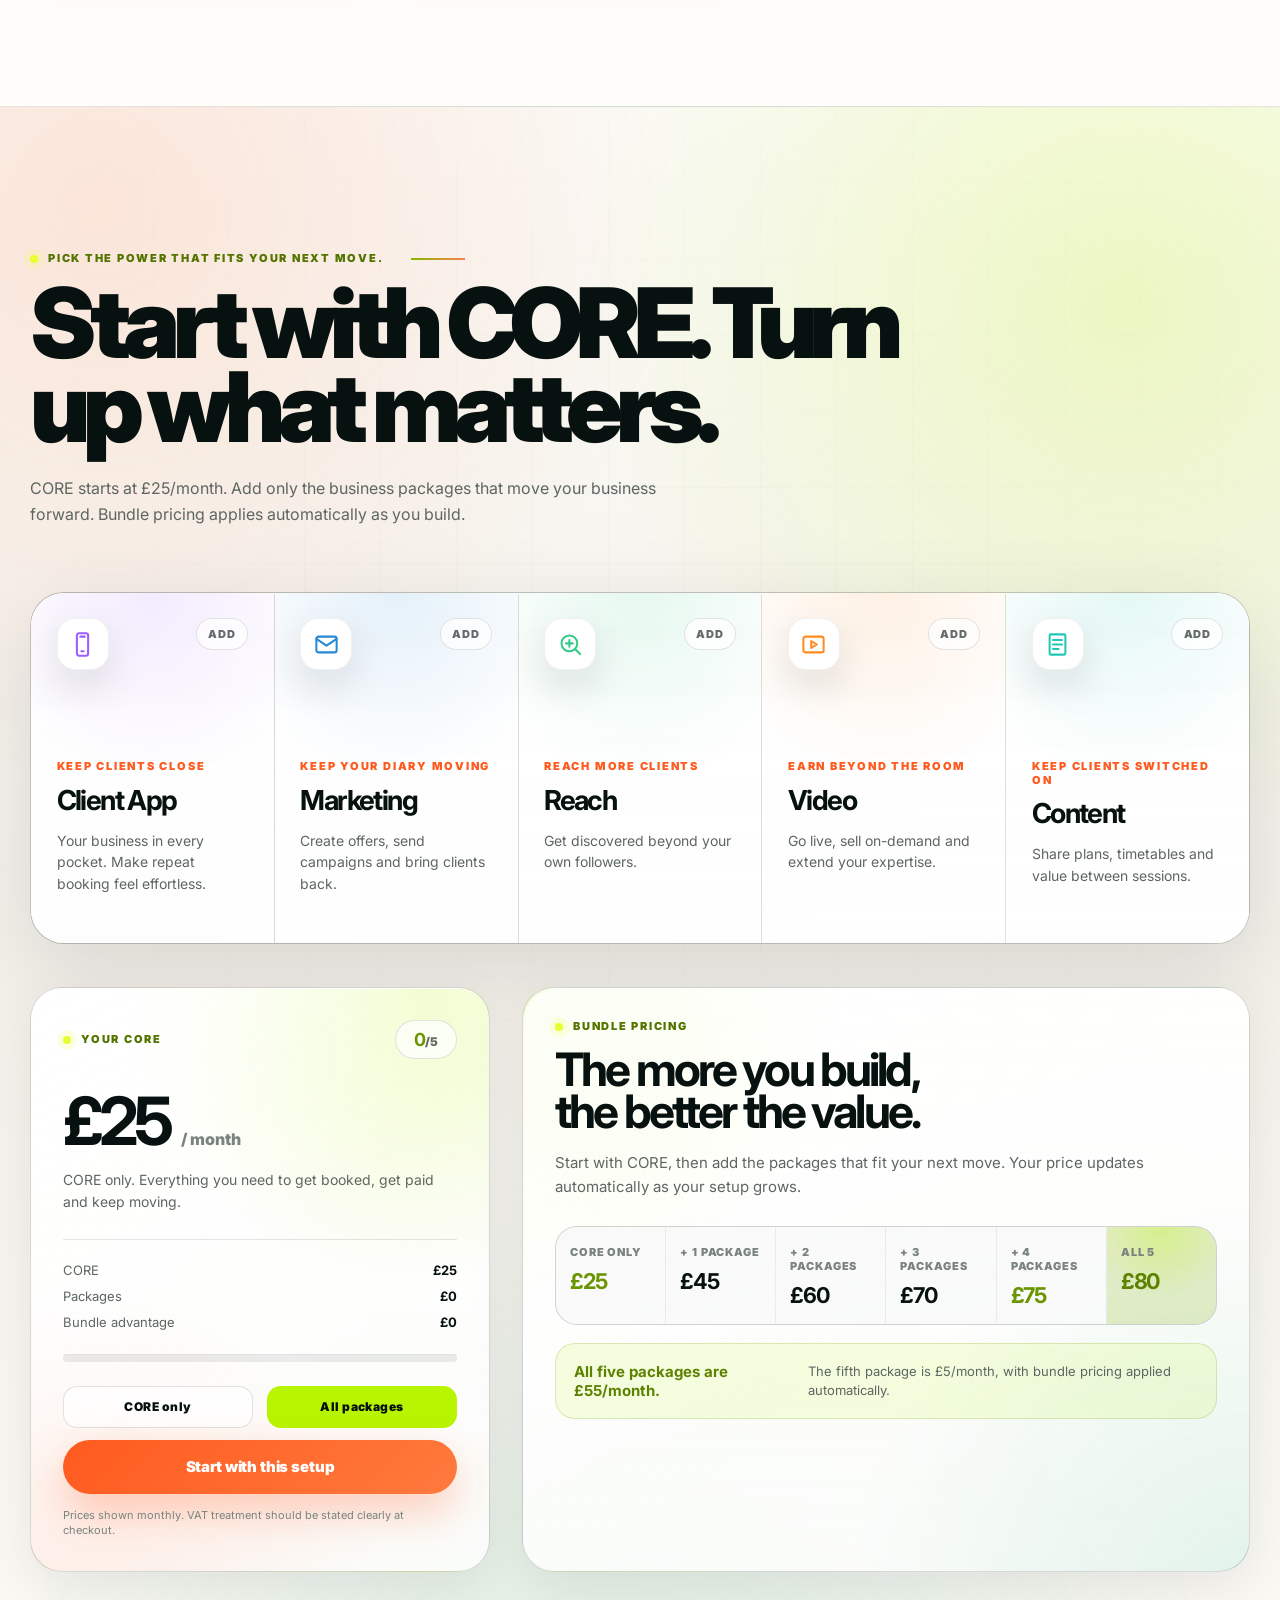
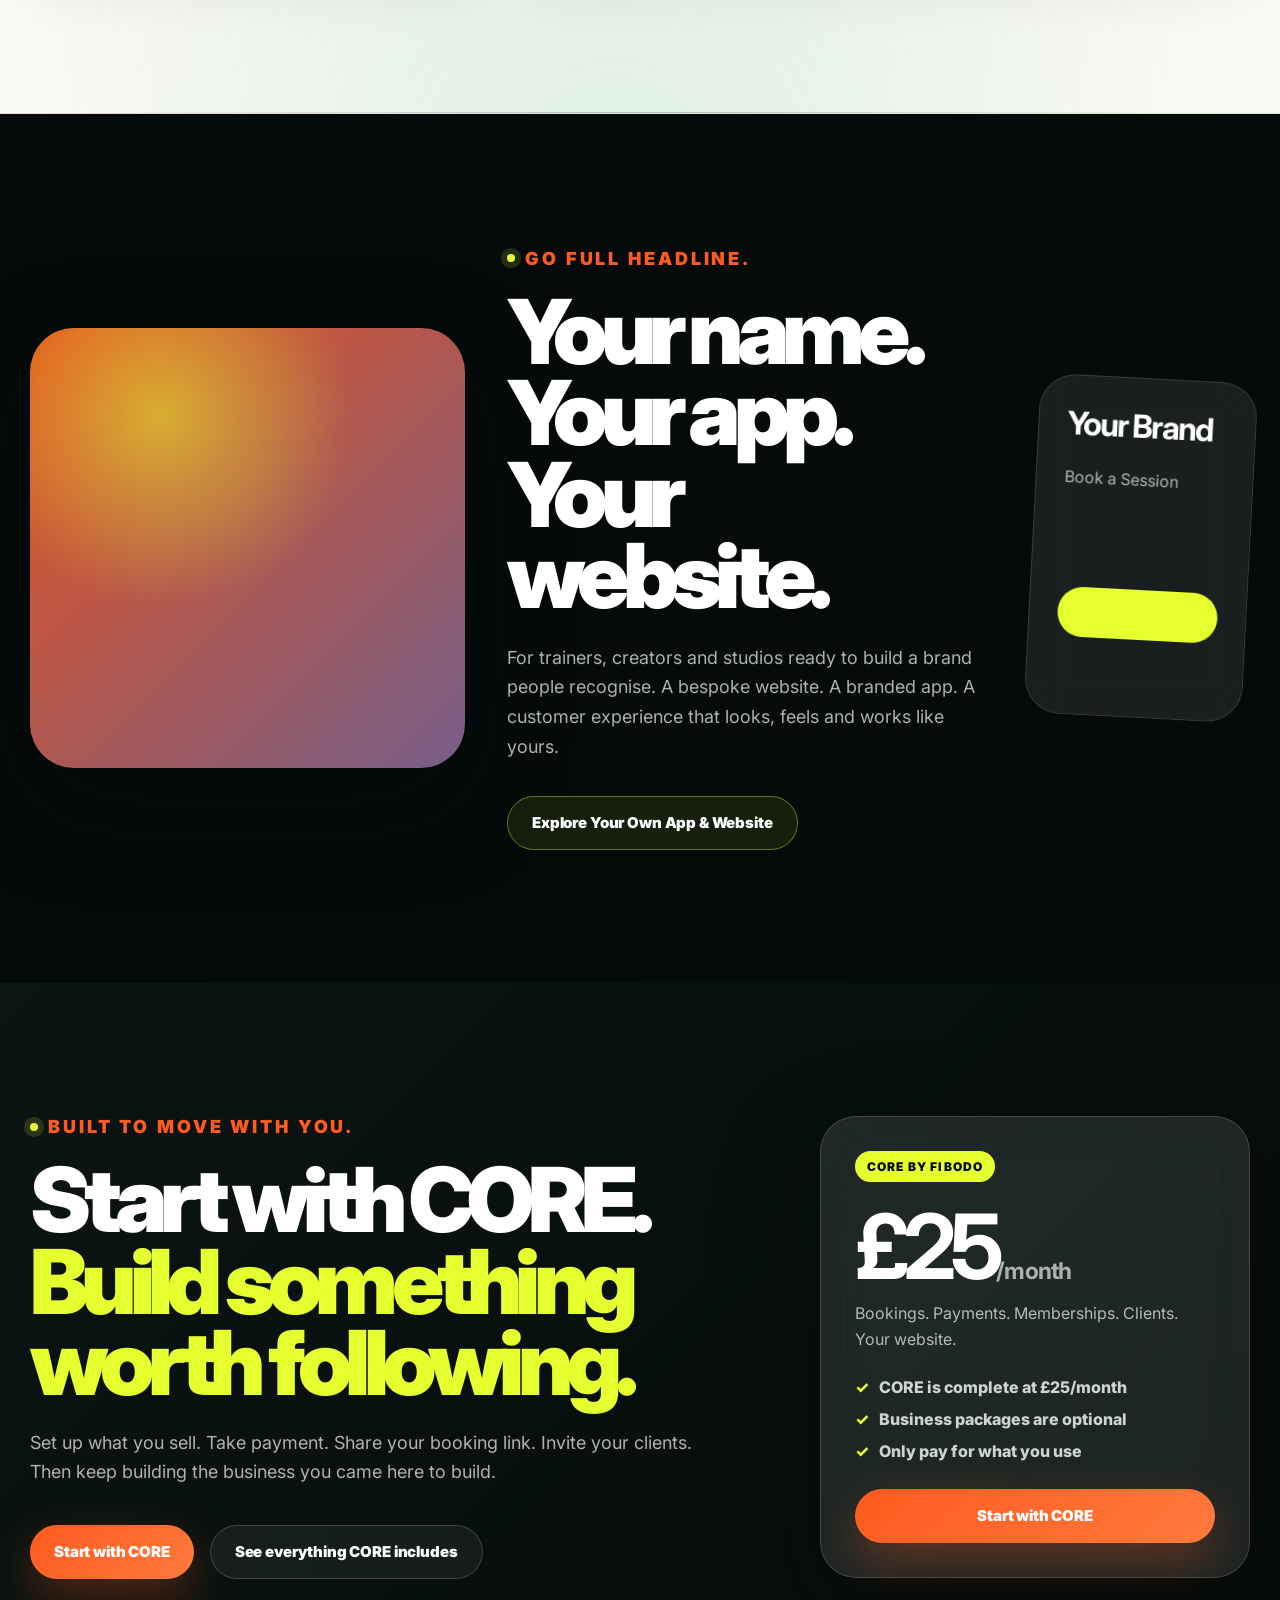
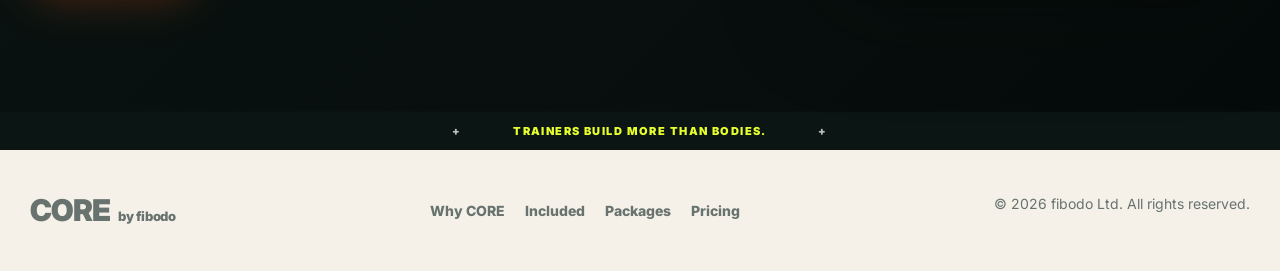
<file: index-safe.html>
<!doctype html>
<html lang="en">

<head>
  <meta charset="utf-8" />
  <meta name="viewport" content="width=device-width, initial-scale=1" />
  <title>CORE by fibodo — Run your business your way</title>
  <meta name="description"
    content="CORE by fibodo gives trainers bookings, payments, memberships, clients and a website for £25/month." />
  <link rel="preconnect" href="https://fonts.googleapis.com">
  <link rel="preconnect" href="https://fonts.gstatic.com" crossorigin>
  <link
    href="https://fonts.googleapis.com/css2?family=Inter:wght@400;500;600;700;800;900&family=Permanent+Marker&display=swap"
    rel="stylesheet">
  <link rel="stylesheet" href="main.css" />
  <link rel="stylesheet" href="bundle-builder.css" />
</head>

<body>
  <header class="site-header">
    <div class="top-strip"><span>CORE IS YOUR COMPETITIVE ADVANTAGE.</span>
      <p>Trainers build more than bodies.</p><span>BUILT DIFFERENT.</span>
    </div>
    <div class="header-inner">
      <a class="brand" href="#top" aria-label="CORE by fibodo home"><span>CORE</span><small>by fibodo</small></a>
      <button class="nav-toggle" type="button" aria-label="Open menu" aria-expanded="false">Menu</button>
      <nav class="main-nav" aria-label="Main navigation">
        <a href="#why-core">Why CORE</a>
        <a href="#included">Included</a>
        <a href="#packages">Packages</a>
        <a href="#pricing">Pricing</a>
      </nav>
      <div class="header-actions">
        <a class="login-link" href="#login">Login</a>
        <a class="header-cta" href="#pricing">Start with CORE</a>
      </div>
    </div>
  </header>

  <main id="top">
    <section class="hero section-panel">
      <div class="hero-bg" aria-hidden="true"></div>
      <div class="orb orb-a" aria-hidden="true"></div>
      <div class="orb orb-b" aria-hidden="true"></div>
      <div class="container hero-inner">
        <div class="hero-copy reveal">
          <span class="eyebrow">Made for the <span data-rotating-role>Trainer.</span></span>
          <h1>Run your business. <em class="brush-script">Your way.</em></h1>
          <p>Build your diary. Build your name. Build what is next. Bookings, payments, memberships, clients and your
            website — all in one place for <strong>£25/month.</strong></p>
          <div class="hero-actions">
            <a class="btn btn-primary" href="#pricing">Start with CORE</a>
            <a class="btn btn-ghost" href="#included">See what you can build</a>
          </div>
          <div class="hero-stats" aria-label="CORE value highlights">
            <article><strong>£25</strong><span>per month</span></article>
            <article><strong>1</strong><span>simple platform</span></article>
            <article><strong>0</strong><span>unnecessary complexity</span></article>
          </div>
        </div>
        <aside class="hero-dashboard reveal" aria-label="Example CORE dashboard">
          <div class="dash-window">
            <div class="window-bar"><i></i><i></i><i></i><span>CORE Control</span></div>
            <div class="dash-grid">
              <div class="dash-card wide"><span>Today’s bookings</span><strong>14</strong><small>Live diary</small>
              </div>
              <div class="dash-card"><span>Payments</span><strong>Ready</strong><small>Online + in person</small></div>
              <div class="dash-card"><span>Clients</span><strong>CRM</strong><small>Records + messages</small></div>
              <div class="dash-card session"><span>Next class</span><strong>Strength Session</strong>
                <p>6:30 PM · bookable now</p>
              </div>
            </div>
          </div>
          <div class="floating-pill pill-one">Bookings</div>
          <div class="floating-pill pill-two">Payments</div>
          <div class="floating-pill pill-three">Website</div>
        </aside>
      </div>
    </section>

    <section id="why-core" class="price-stinger section-panel section-break">
      <div class="container stinger-grid reveal">
        <div class="stinger-headline">
          <span class="corner"></span>
          <span class="eyebrow">The platform behind progress.</span>
          <h2>CORE is your <em>competitive advantage.</em></h2>
        </div>
        <div class="stinger-price glass-panel">
          <p>CORE puts the essential parts of a professional trainer business in one powerful place — ready for the work
            you are building now and the opportunities you are building next.</p>
          <strong>£25 <span>/ month</span></strong>
        </div>
        <div class="stinger-benefits">
          <article><span class="icon">▦</span>
            <h3>Get booked</h3>
            <p>Set your schedule, share your offer and give clients a clear route to book.</p>
          </article>
          <article><span class="icon">£</span>
            <h3>Get paid</h3>
            <p>Take payments for services, packs, memberships and repeat bookings.</p>
          </article>
          <article><span class="icon">↗</span>
            <h3>Keep moving</h3>
            <p>Manage clients, messages and your booking website from one place.</p>
          </article>
        </div>
      </div>
    </section>

    <section id="trainers" class="momentum section-panel">
      <div class="container momentum-grid reveal">
        <div class="section-intro">
          <span class="eyebrow">Trainers build more than bodies.</span>
          <h2>You are building something bigger.</h2>
          <p>A full diary. A loyal community. A name people trust. A business that gives you more freedom, more options
            and more reason to keep going.</p>
        </div>
        <article class="image-card one">
          <img class="image-card-media" src="assets/Focused-in-the-gym-Male-2.webp" alt="Trainer managing one-to-one coaching in the gym" loading="lazy" decoding="async">
          <h3>One-to-one coaching</h3>
          <p>Your clients. Your calendar. Your business.</p><a href="#pricing">Start →</a>
        </article>
        <article class="image-card two">
          <img class="image-card-media" src="assets/Bootcamp.webp" alt="Coach leading a small outdoor training group" loading="lazy" decoding="async">
          <h3>Small groups & classes</h3>
          <p>Build the room. Fill the room. Run the room.</p><a href="#pricing">Start →</a>
        </article>
        <article class="image-card three">
          <img class="image-card-media" src="assets/Fitness-app-dashboard-and-focused-trainer.webp" alt="Trainer using digital tools for hybrid coaching" loading="lazy" decoding="async">
          <h3>Hybrid coaching</h3>
          <p>In person. Online. Wherever your business goes next.</p><a href="#pricing">Start →</a>
        </article>
      </div>
    </section>

    <section class="statement section-panel section-break">
      <div class="container statement-grid reveal">
        <h2>You do not need a studio to run a serious coaching business. <em>You need CORE.</em></h2>
        <ul>
          <li>Clients book themselves.</li>
          <li>Payments arrive properly.</li>
          <li>You coach — anywhere, anytime.</li>
        </ul>
      </div>
    </section>

    <section id="included" class="included section-panel">
      <div class="container included-grid reveal">
        <div>
          <span class="eyebrow">The business bit. Built in.</span>
          <h2>Get booked. Get paid. Keep moving.</h2>
          <p class="section-copy">Everything in CORE is designed to help you take your work further: make it easy to
            book, easy to buy, easy to return to and easy to share.</p>
          <div class="feature-grid" id="featureGrid"></div>
        </div>
        <div class="device-showcase" aria-label="CORE dashboard preview">
          <div class="laptop">
            <div class="screen-head"><b>CORE Dashboard</b><span></span></div>
            <div class="screen-grid"><i></i><i></i><i></i><i></i><i></i><i></i></div>
          </div>
          <div class="phone"><b>Book a Session</b><span>Strength Coaching</span><button>Book Now</button></div>
        </div>
      </div>
    </section>

    <!-- <section id="packages" class="packages section-panel section-break">
      <div class="container package-wrap reveal">
        <div class="section-intro compact">
          <span class="eyebrow">Turn it up.</span>
          <h2>Build your CORE. Your way.</h2>
          <p>CORE gives you the foundation. Business packages give specific parts of your business more power. Choose
            what suits how you work now. Add more when the next big move calls.</p>
        </div>
        <div class="package-grid" id="packageGrid"></div>
      </div>
    </section> -->

    <!-- /////////////////////////////// -->


    <section id="packages" class="core-packages core-five-builder section-panel section-break"
      aria-label="CORE package builder">
      <div class="container" data-core-builder>
        <div class="core-five-hero reveal">
          <div class="core-five-copy">
            <span class="eyebrow">Pick the power that fits your next move.</span>
            <h2>Start with CORE. Turn up what matters.</h2>
            <p>CORE starts at £25/month. Add only the business packages that move your business forward. Bundle pricing
              applies automatically as you build.</p>
          </div>
        </div>

        <div class="core-five-grid reveal" aria-label="Choose CORE business packages">
          <article class="core-package-tile" data-package-card="client-app" style="--accent:#9b5cff" tabindex="0"
            role="button" aria-pressed="false">
            <div class="tile-glow"></div>
            <div class="tile-top">
              <span class="tile-icon" aria-hidden="true">
                <svg viewBox="0 0 24 24">
                  <rect x="7" y="2" width="10" height="20" rx="2" />
                  <path d="M11 18h2M10 5h4" />
                </svg>
              </span>
              <span class="tile-state">Add</span>
            </div>
            <span class="tile-kicker">Keep clients close</span>
            <h3>Client App</h3>
            <p>Your business in every pocket. Make repeat booking feel effortless.</p>
            <input type="checkbox" value="client-app" data-package-input aria-label="Add Client App to CORE">
          </article>

          <article class="core-package-tile" data-package-card="marketing" style="--accent:#2488d4" tabindex="0"
            role="button" aria-pressed="false">
            <div class="tile-glow"></div>
            <div class="tile-top">
              <span class="tile-icon" aria-hidden="true">
                <svg viewBox="0 0 24 24">
                  <rect x="3" y="5" width="18" height="14" rx="2" />
                  <path d="m3 7 9 6 9-6" />
                </svg>
              </span>
              <span class="tile-state">Add</span>
            </div>
            <span class="tile-kicker">Keep your diary moving</span>
            <h3>Marketing</h3>
            <p>Create offers, send campaigns and bring clients back.</p>
            <input type="checkbox" value="marketing" data-package-input aria-label="Add Marketing to CORE">
          </article>

          <article class="core-package-tile" data-package-card="reach" style="--accent:#34c987" tabindex="0"
            role="button" aria-pressed="false">
            <div class="tile-glow"></div>
            <div class="tile-top">
              <span class="tile-icon" aria-hidden="true">
                <svg viewBox="0 0 24 24">
                  <circle cx="11" cy="11" r="7" />
                  <path d="m16.5 16.5 4 4" />
                  <path d="M11 8v6M8 11h6" />
                </svg>
              </span>
              <span class="tile-state">Add</span>
            </div>
            <span class="tile-kicker">Reach more clients</span>
            <h3>Reach</h3>
            <p>Get discovered beyond your own followers.</p>
            <input type="checkbox" value="reach" data-package-input aria-label="Add Reach to CORE">
          </article>

          <article class="core-package-tile" data-package-card="video" style="--accent:#ff8a1f" tabindex="0"
            role="button" aria-pressed="false">
            <div class="tile-glow"></div>
            <div class="tile-top">
              <span class="tile-icon" aria-hidden="true">
                <svg viewBox="0 0 24 24">
                  <rect x="3" y="5" width="18" height="14" rx="2" />
                  <path d="m10 9 5 3-5 3Z" />
                </svg>
              </span>
              <span class="tile-state">Add</span>
            </div>
            <span class="tile-kicker">Earn beyond the room</span>
            <h3>Video</h3>
            <p>Go live, sell on-demand and extend your expertise.</p>
            <input type="checkbox" value="video" data-package-input aria-label="Add Video to CORE">
          </article>

          <article class="core-package-tile" data-package-card="content" style="--accent:#20c7b5" tabindex="0"
            role="button" aria-pressed="false">
            <div class="tile-glow"></div>
            <div class="tile-top">
              <span class="tile-icon" aria-hidden="true">
                <svg viewBox="0 0 24 24">
                  <path d="M6 3h12a1 1 0 0 1 1 1v16a1 1 0 0 1-1 1H6a1 1 0 0 1-1-1V4a1 1 0 0 1 1-1Z" />
                  <path d="M8 8h8M8 12h8M8 16h5" />
                </svg>
              </span>
              <span class="tile-state">Add</span>
            </div>
            <span class="tile-kicker">Keep clients switched on</span>
            <h3>Content</h3>
            <p>Share plans, timetables and value between sessions.</p>
            <input type="checkbox" value="content" data-package-input aria-label="Add Content to CORE">
          </article>
        </div>

        <div class="core-builder-bottom reveal" aria-label="CORE bundle pricing and selected package total">
          <aside class="core-price-panel" aria-label="Your CORE package total">
            <div class="price-panel-top">
              <span class="eyebrow">Your CORE</span>
              <span class="package-count"><strong id="bundleCount">0</strong>/5</span>
            </div>

            <div class="price-total">
              <strong id="bundleTotal">£25</strong>
              <span>/ month</span>
            </div>

            <p id="bundleLine">CORE only. Everything you need to get booked, get paid and keep moving.</p>

            <div class="price-stack">
              <div><span>CORE</span><strong>£25</strong></div>
              <div><span>Packages</span><strong id="packageTotal">£0</strong></div>
              <div><span>Bundle advantage</span><strong id="bundleSaving">£0</strong></div>
            </div>

            <div class="bundle-progress" aria-hidden="true"><i id="bundleProgress"></i></div>

            <div class="price-actions">
              <button class="core-mini-action" type="button" data-bundle-action="clear">CORE only</button>
              <button class="core-mini-action is-dark" type="button" data-bundle-action="all">All packages</button>
            </div>

            <a class="btn btn-primary core-price-cta" href="#signup">Start with this setup</a>
            <small class="price-note">Prices shown monthly. VAT treatment should be stated clearly at checkout.</small>
          </aside>

          <aside class="bundle-value-panel" aria-label="Bundle pricing explanation">
            <span class="eyebrow">Bundle pricing</span>
            <h3>The more you build, the better the value.</h3>
            <p>Start with CORE, then add the packages that fit your next move. Your price updates automatically as your
              setup grows.</p>

            <div class="bundle-rate-grid" aria-label="CORE bundle pricing table">
              <div class="bundle-rate is-base"><span>CORE only</span><strong>£25</strong></div>
              <div class="bundle-rate"><span>+ 1 package</span><strong>£45</strong></div>
              <div class="bundle-rate"><span>+ 2 packages</span><strong>£60</strong></div>
              <div class="bundle-rate"><span>+ 3 packages</span><strong>£70</strong></div>
              <div class="bundle-rate is-highlight"><span>+ 4 packages</span><strong>£75</strong></div>
              <div class="bundle-rate is-best"><span>All 5</span><strong>£80</strong></div>
            </div>

            <div class="bundle-value-note">
              <strong>All five packages are £55/month.</strong>
              <span>The fifth package is £5/month, with bundle pricing applied automatically.</span>
            </div>
          </aside>
        </div>
      </div>
    </section>





    <!-- /////////////////////////////// -->




    <section class="premium section-panel">
      <div class="container premium-grid reveal">
        <div class="premium-image" aria-hidden="true"></div>
        <div class="premium-copy">
          <span class="eyebrow">Go full headline.</span>
          <h2>Your name. Your app. Your website.</h2>
          <p>For trainers, creators and studios ready to build a brand people recognise. A bespoke website. A branded
            app. A customer experience that looks, feels and works like yours.</p>
          <a class="btn btn-outline-lime" href="#premium">Explore Your Own App & Website</a>
        </div>
        <div class="premium-device"><b>Your Brand</b><span>Book a Session</span><i></i></div>
      </div>
    </section>

    <section id="pricing" class="final-cta section-panel section-break">
      <div class="container final-grid reveal">
        <div>
          <span class="eyebrow">Built to move with you.</span>
          <h2>Start with CORE. <em>Build something worth following.</em></h2>
          <p class="section-copy">Set up what you sell. Take payment. Share your booking link. Invite your clients. Then
            keep building the business you came here to build.</p>
          <div class="hero-actions">
            <a class="btn btn-primary" href="#signup">Start with CORE</a>
            <a class="btn btn-ghost" href="#included">See everything CORE includes</a>
          </div>
        </div>
        <article class="price-card glass-panel">
          <span>CORE by fibodo</span>
          <strong>£25<small>/month</small></strong>
          <p>Bookings. Payments. Memberships. Clients. Your website.</p>
          <ul>
            <li>CORE is complete at £25/month</li>
            <li>Business packages are optional</li>
            <li>Only pay for what you use</li>
          </ul>
          <a class="btn btn-primary" href="#signup">Start with CORE</a>
        </article>
      </div>
    </section>
  </main>

  <footer class="site-footer">
    <div class="top-strip footer-strip"><span>+</span>
      <p>Trainers build more than bodies.</p><span>+</span>
    </div>
    <div class="footer-inner container">
      <a class="brand" href="#top"><span>CORE</span><small>by fibodo</small></a>
      <nav class="footer-links" aria-label="Footer navigation">
        <a href="#why-core">Why CORE</a>
        <a href="#included">Included</a>
        <a href="#packages">Packages</a>
        <a href="#pricing">Pricing</a>
      </nav>
      <p>© 2026 fibodo Ltd. All rights reserved.</p>
    </div>
  </footer>

  <script src="main.js"></script>
  <script src="bundle-builder.js"></script>
</body>

</html>
</file>
<file: main.css>
:root {
  --cream: #f5f1e9;
  --cream-2: #fffaf0;
  --paper: #fffdfa;
  --dark: #050b0a;
  --dark-2: #0b1513;
  --ink: #101916;
  --muted: #68736f;
  --muted-dark: rgba(255,255,255,.68);
  --line: rgba(16,25,22,.11);
  --line-dark: rgba(255,255,255,.13);
  --orange: #ff5a1f;
  --orange-2: #ff7a3d;
  --lime: #e6ff2e;
  --aqua: #25d7d9;
  --lavender: #d7a7f4;
  --green: #34c987;
  --blue: #2488d4;
  --radius-sm: 16px;
  --radius: 28px;
  --radius-xl: 44px;
  --shadow-soft: 0 20px 60px rgba(5,11,10,.09);
  --shadow-deep: 0 35px 100px rgba(5,11,10,.34);
  --max: 1220px;
}

* { box-sizing: border-box; }
html { scroll-behavior: smooth; }
body {
  margin: 0;
  background:
    radial-gradient(circle at 10% 0%, rgba(230,255,46,.18), transparent 26rem),
    radial-gradient(circle at 90% 8%, rgba(37,215,217,.14), transparent 28rem),
    var(--cream);
  color: var(--ink);
  font-family: Inter, ui-sans-serif, system-ui, -apple-system, BlinkMacSystemFont, "Segoe UI", sans-serif;
  -webkit-font-smoothing: antialiased;
}

a { color: inherit; text-decoration: none; }
button { font: inherit; }
ul { margin: 0; padding: 0; }
.container { width: min(100% - 48px, var(--max)); margin-inline: auto; }
::selection { background: var(--lime); color: var(--dark); }

.site-header {
  position: sticky;
  top: 0;
  z-index: 60;
  background: rgba(245,241,233,.76);
  backdrop-filter: blur(22px) saturate(1.45);
  border-bottom: 1px solid rgba(5,11,10,.08);
}
.top-strip {
  display: flex;
  align-items: center;
  justify-content: center;
  gap: clamp(14px, 4vw, 56px);
  min-height: 38px;
  padding: 8px 18px;
  background: var(--dark);
  color: white;
  font-size: 11px;
  font-weight: 900;
  letter-spacing: .13em;
  text-transform: uppercase;
}
.top-strip p { margin: 0; color: var(--lime); }
.top-strip span { opacity: .72; }
.header-inner {
  width: min(100% - 48px, var(--max));
  margin-inline: auto;
  display: flex;
  align-items: center;
  justify-content: space-between;
  gap: 26px;
  padding: 18px 0;
}
.brand { display: inline-flex; align-items: baseline; gap: 8px; letter-spacing: -.05em; }
.brand span { font-size: 30px; font-weight: 950; }
.brand small { font-size: 13px; font-weight: 850; color: var(--muted); letter-spacing: -.02em; }
.main-nav { display: flex; gap: 30px; align-items: center; font-size: 13px; font-weight: 800; color: rgba(16,25,22,.72); }
.main-nav a { transition: color .18s ease, transform .18s ease; }
.main-nav a:hover { color: var(--dark); transform: translateY(-1px); }
.header-actions { display: flex; align-items: center; gap: 16px; }
.login-link { font-size: 13px; font-weight: 850; color: var(--muted); }
.header-cta,
.btn {
  display: inline-flex;
  align-items: center;
  justify-content: center;
  border: 0;
  border-radius: 999px;
  cursor: pointer;
  font-weight: 950;
  letter-spacing: -.01em;
  transition: transform .2s ease, box-shadow .2s ease, background .2s ease, border-color .2s ease;
}
.header-cta { background: var(--dark); color: white; padding: 12px 19px; font-size: 13px; box-shadow: 0 12px 30px rgba(5,11,10,.18); }
.header-cta:hover, .btn:hover { transform: translateY(-3px); }
.nav-toggle { display: none; border: 1px solid var(--line); border-radius: 999px; background: var(--paper); padding: 10px 14px; font-weight: 900; }

.section-panel { position: relative; padding: 132px 0; }
.section-break { border-top: 1px solid rgba(5,11,10,.08); border-bottom: 1px solid rgba(5,11,10,.08); }
.eyebrow { display: inline-flex; align-items: center; gap: 10px; color: var(--orange); font-size: 18px; font-weight: 950; letter-spacing: .16em; text-transform: uppercase; }
.eyebrow::before { content: ""; width: 8px; height: 8px; border-radius: 999px; background: var(--lime); box-shadow: 0 0 0 6px rgba(230,255,46,.14); }
h1, h2, h3, p { margin-top: 0; }
h1, h2 { font-weight: 950; letter-spacing: -.075em; line-height: .91; }
h1 { margin: 28px 0 0; font-size: clamp(72px, 12vw, 164px); color: white; }
h2 { margin: 22px 0 0; font-size: clamp(48px, 7vw, 100px); }
h1 em, h2 em { font-style: normal; color: var(--lime); }
h1 .brush-script {
  position: relative;
  isolation: isolate;
  display: inline-block;
  font-family: "Permanent Marker", "Brush Script MT", cursive;
  font-weight: 400;
  letter-spacing: 0;
  line-height: .95;
  white-space: nowrap;
  transform: rotate(-2deg);
  text-shadow: 0 8px 28px rgba(230,255,46,.18);
}
h1 .brush-script.is-offer {
  font-size: min(1em, 10vw);
}
h1 .brush-script::before,
h1 .brush-script::after {
  content: attr(data-text);
  position: absolute;
  inset: 0;
  opacity: 0;
  pointer-events: none;
}
h1 .brush-script::before {
  color: var(--aqua);
  z-index: -1;
}
h1 .brush-script::after {
  color: var(--orange);
  z-index: -2;
}
h1 .brush-script.is-glitching {
  animation: brush-glitch-text .42s steps(2, end) 1;
}
h1 .brush-script.is-glitching::before {
  opacity: .82;
  animation: brush-glitch-before .42s steps(2, end) 1;
}
h1 .brush-script.is-glitching::after {
  opacity: .72;
  animation: brush-glitch-after .42s steps(2, end) 1;
}
@keyframes brush-glitch-text {
  0%, 100% { transform: rotate(-2deg) translate(0, 0); filter: none; }
  20% { transform: rotate(-2deg) translate(-2px, 1px); filter: contrast(1.35); }
  42% { transform: rotate(-2deg) translate(2px, -1px); }
  64% { transform: rotate(-2deg) translate(-1px, -2px); filter: saturate(1.45); }
}
@keyframes brush-glitch-before {
  0%, 100% { clip-path: inset(0 0 72% 0); transform: translate(-5px, -1px); }
  33% { clip-path: inset(34% 0 38% 0); transform: translate(4px, 1px); }
  66% { clip-path: inset(72% 0 0 0); transform: translate(-3px, 2px); }
}
@keyframes brush-glitch-after {
  0%, 100% { clip-path: inset(64% 0 8% 0); transform: translate(5px, 1px); }
  40% { clip-path: inset(8% 0 70% 0); transform: translate(-4px, -1px); }
  74% { clip-path: inset(42% 0 32% 0); transform: translate(3px, -2px); }
}
@media (prefers-reduced-motion: reduce) {
  h1 .brush-script.is-glitching,
  h1 .brush-script.is-glitching::before,
  h1 .brush-script.is-glitching::after {
    animation: none;
  }
}
p { line-height: 1.65; }
.section-copy { max-width: 680px; margin: 24px 0 0; color: var(--muted); font-size: 18px; }

.hero {
  position: relative;
  overflow: hidden;
  min-height: 940px;
  padding: 0;
  color: white;
  isolation: isolate;
  background:
    linear-gradient(
      90deg,
      rgba(5,11,10,.94) 0%,
      rgba(5,11,10,.88) 34%,
      rgba(5,11,10,.72) 58%,
      rgba(5,11,10,.54) 78%,
      rgba(5,11,10,.46) 100%
    ),
    linear-gradient(
      180deg,
      rgba(5,11,10,.28) 0%,
      rgba(5,11,10,.42) 52%,
      rgba(5,11,10,.78) 100%
    ),
    url("assets/Bootcamp.webp");
  background-size: cover;
  background-position: center center;
  background-repeat: no-repeat;
}
.hero::before {
  content: "";
  position: absolute;
  inset: 0;
  background:
    linear-gradient(rgba(255,255,255,.03) 1px, transparent 1px),
    linear-gradient(90deg, rgba(255,255,255,.03) 1px, transparent 1px),
    radial-gradient(circle at 74% 24%, rgba(230,255,46,.14), transparent 34rem),
    radial-gradient(circle at 22% 76%, rgba(255,90,31,.12), transparent 30rem);
  background-size: 64px 64px, 64px 64px, auto, auto;
  mask-image: radial-gradient(circle at 48% 28%, black, transparent 74%);
  mix-blend-mode: screen;
  z-index: -1;
  animation: heroGlow 12s ease-in-out infinite;
}
.hero::after {
  content: "";
  position: absolute;
  inset: auto 0 0;
  height: 34%;
  background: linear-gradient(180deg, transparent, rgba(5,11,10,.74));
  pointer-events: none;
  z-index: -1;
}
.hero-bg {
  display: none;
}
@keyframes heroGlow {
  0%, 100% {
    transform: translate3d(0,0,0) scale(1);
    opacity: .88;
  }
  50% {
    transform: translate3d(-22px,18px,0) scale(1.045);
    opacity: 1;
  }
}

.orb { position: absolute; border-radius: 999px; filter: blur(28px); opacity: .75; z-index: -1; }
.orb-a { width: 240px; height: 240px; right: 10%; top: 18%; background: rgba(230,255,46,.18); animation: float 8s ease-in-out infinite; }
.orb-b { width: 180px; height: 180px; left: 8%; bottom: 18%; background: rgba(37,215,217,.16); animation: float 10s ease-in-out infinite reverse; }
@keyframes float { 0%,100% { transform: translate3d(0,0,0); } 50% { transform: translate3d(0,-26px,0); } }
.hero-inner { display: grid; grid-template-columns: minmax(0, 1.18fr) minmax(380px, .72fr); gap: 86px; align-items: center; min-height: 900px; padding: 105px 0 132px; }
.hero-copy p { max-width: 760px; margin: 30px 0 0; color: rgba(255,255,255,.76); font-size: clamp(19px, 2vw, 25px); }
.hero-copy strong { color: white; }
.hero-actions { display: flex; flex-wrap: wrap; gap: 16px; margin-top: 38px; }
.btn { min-height: 54px; padding: 0 24px; font-size: 15px; }
.btn-primary { background: linear-gradient(135deg, var(--orange), var(--orange-2)); color: white; box-shadow: 0 18px 45px rgba(255,90,31,.3); }
.btn-ghost { border: 1px solid rgba(255,255,255,.18); color: white; background: rgba(255,255,255,.06); backdrop-filter: blur(12px); }
.btn-ghost:hover { background: rgba(255,255,255,.1); }
.btn-outline-lime { color: white; border: 1px solid rgba(230,255,46,.38); background: rgba(230,255,46,.08); }
.hero-stats { display: grid; grid-template-columns: repeat(3, minmax(0, 1fr)); gap: 12px; max-width: 760px; margin-top: 54px; }
.hero-stats article { border: 1px solid var(--line-dark); border-radius: 22px; padding: 22px; background: rgba(255,255,255,.055); backdrop-filter: blur(18px); }
.hero-stats strong { display: block; font-size: 34px; letter-spacing: -.06em; }
.hero-stats span { display: block; margin-top: 7px; color: rgba(255,255,255,.58); font-size: 13px; font-weight: 700; }
.hero-dashboard { position: relative; min-height: 560px; }
.dash-window { border: 1px solid rgba(255,255,255,.15); border-radius: 34px; padding: 14px; background: linear-gradient(180deg, rgba(255,255,255,.16), rgba(255,255,255,.055)); box-shadow: var(--shadow-deep); backdrop-filter: blur(20px); transform: rotate(1deg); }
.window-bar { height: 44px; display: flex; align-items: center; gap: 8px; padding: 0 12px; color: rgba(255,255,255,.58); font-size: 12px; font-weight: 800; }
.window-bar i { width: 10px; height: 10px; border-radius: 99px; background: rgba(255,255,255,.25); }
.window-bar span { margin-left: auto; }
.dash-grid { display: grid; grid-template-columns: repeat(2, minmax(0,1fr)); gap: 14px; }
.dash-card { min-height: 148px; border-radius: 24px; padding: 22px; background: rgba(255,255,255,.88); color: var(--dark); box-shadow: 0 18px 44px rgba(0,0,0,.18); }
.dash-card.wide { grid-column: span 2; background: linear-gradient(135deg, var(--lime), #fff8b7); }
.dash-card span, .dash-card small { display: block; color: rgba(5,11,10,.58); font-weight: 850; font-size: 12px; text-transform: uppercase; letter-spacing: .08em; }
.dash-card strong { display: block; margin-top: 16px; font-size: 42px; letter-spacing: -.06em; line-height: 1; }
.dash-card p { margin: 10px 0 0; color: var(--muted); }
.floating-pill { position: absolute; border: 1px solid rgba(255,255,255,.22); border-radius: 999px; padding: 12px 16px; background: rgba(5,11,10,.54); color: white; font-weight: 900; box-shadow: 0 16px 40px rgba(0,0,0,.24); backdrop-filter: blur(18px); }
.pill-one { top: 16%; right: -20px; }
.pill-two { left: -20px; bottom: 34%; background: rgba(255,90,31,.88); }
.pill-three { right: 8%; bottom: 6%; background: rgba(230,255,46,.9); color: var(--dark); }

.glass-panel { border: 1px solid rgba(255,255,255,.16); background: rgba(255,255,255,.10); backdrop-filter: blur(24px) saturate(1.35); }
.price-stinger { background: linear-gradient(180deg, #101916, #050b0a); color: white; overflow: hidden; }
.price-stinger::after { content:""; position:absolute; inset:auto 0 0; height:1px; background: linear-gradient(90deg, transparent, rgba(230,255,46,.55), transparent); }
.stinger-grid { display: grid; grid-template-columns: 1.05fr .8fr; gap: 42px; align-items: stretch; }
.stinger-headline { padding: 8px 0; }
.corner { display: inline-block; width: 60px; height: 60px; border-top: 12px solid var(--lime); border-left: 12px solid var(--lime); margin-bottom: 22px; }
.stinger-headline h2 { color: white; max-width: 760px; }
.stinger-price { border-radius: var(--radius-xl); padding: 42px; align-self: center; box-shadow: var(--shadow-deep); }
.stinger-price p { color: var(--muted-dark); font-size: 18px; margin-bottom: 30px; }
.stinger-price strong { display: block; color: var(--lime); font-size: clamp(70px, 9vw, 122px); letter-spacing: -.08em; line-height: .82; }
.stinger-price span { color: white; font-size: 22px; letter-spacing: -.03em; }
.stinger-benefits { grid-column: 1 / -1; display: grid; grid-template-columns: repeat(3, minmax(0,1fr)); gap: 18px; margin-top: 36px; }
.stinger-benefits article { border: 1px solid var(--line-dark); border-radius: var(--radius); padding: 28px; background: rgba(255,255,255,.055); }
.icon { display: grid; place-items: center; width: 42px; height: 42px; border-radius: 14px; background: var(--lime); color: var(--dark); font-weight: 950; }
.stinger-benefits h3 { margin: 20px 0 8px; font-size: 25px; letter-spacing: -.04em; }
.stinger-benefits p { margin: 0; color: var(--muted-dark); }

.momentum { background: linear-gradient(180deg, var(--cream), #fff); }
.momentum-grid { display: grid; grid-template-columns: 1.2fr repeat(3, minmax(0, .9fr)); gap: 20px; align-items: stretch; }
.section-intro { max-width: 620px; align-self: center; }
.section-intro p { margin: 24px 0 0; color: var(--muted); font-size: 18px; }
.image-card { position: relative; overflow: hidden; min-height: 430px; display: flex; flex-direction: column; justify-content: flex-end; border-radius: var(--radius-xl); padding: 28px; color: white; background: var(--dark); box-shadow: var(--shadow-soft); transition: transform .25s ease, box-shadow .25s ease; }
.image-card:hover { transform: translateY(-6px); box-shadow: 0 36px 88px rgba(5,11,10,.18); }
.image-card::before { content:""; position:absolute; inset:0; background: linear-gradient(180deg, rgba(5,11,10,.05), rgba(5,11,10,.8)), radial-gradient(circle at 25% 15%, rgba(230,255,46,.26), transparent 12rem); z-index:1; }
.image-card.two::before { background: linear-gradient(180deg, rgba(5,11,10,.08), rgba(5,11,10,.82)), radial-gradient(circle at 25% 25%, rgba(37,215,217,.28), transparent 12rem); }
.image-card.three::before { background: linear-gradient(180deg, rgba(5,11,10,.08), rgba(5,11,10,.84)), radial-gradient(circle at 75% 20%, rgba(230,255,46,.24), transparent 13rem); }
.image-card-media { position: absolute; inset: 0; z-index: 0; width: 100%; height: 100%; object-fit: cover; transition: transform .45s ease; }
.image-card:hover .image-card-media { transform: scale(1.05); }
.image-card > * { position: relative; z-index: 2; }
.image-card > .image-card-media { position: absolute; z-index: 0; }
.image-card h3 { font-size: 28px; line-height: 1; letter-spacing: -.045em; margin-bottom: 10px; }
.image-card p { color: rgba(255,255,255,.74); margin-bottom: 24px; }
.image-card a { font-weight: 950; color: var(--lime); }

.statement { background: var(--dark); color: white; }
.statement-grid { display: grid; grid-template-columns: 1.1fr .55fr; gap: 60px; align-items: center; }
.statement h2 { margin: 0; max-width: 900px; }
.statement ul { list-style: none; display: grid; gap: 14px; }
.statement li { border: 1px solid var(--line-dark); border-radius: 18px; padding: 18px 20px; background: rgba(255,255,255,.055); font-weight: 900; color: rgba(255,255,255,.82); }

.included { background: var(--paper); }
.included-grid { display: grid; grid-template-columns: minmax(0, 1fr) 440px; gap: 70px; align-items: center; }
.feature-grid { display: grid; grid-template-columns: repeat(2, minmax(0,1fr)); gap: 16px; margin-top: 50px; }
.feature-card { position: relative; overflow: hidden; border: 1px solid var(--line); border-radius: 26px; padding: 26px; background: linear-gradient(180deg, white, rgba(255,255,255,.7)); box-shadow: 0 12px 34px rgba(5,11,10,.055); transition: transform .2s ease, box-shadow .2s ease; }
.feature-card:hover { transform: translateY(-4px); box-shadow: var(--shadow-soft); }
.feature-card::after { content:""; position:absolute; right:-30px; top:-30px; width:120px; height:120px; border-radius:999px; background: rgba(230,255,46,.22); }
.feature-card svg { width: 30px; height: 30px; color: var(--orange); fill: none; stroke: currentColor; stroke-width: 2; stroke-linecap: round; stroke-linejoin: round; }
.feature-card h3 { margin: 22px 0 9px; font-size: 24px; letter-spacing: -.045em; }
.feature-card p { margin: 0; color: var(--muted); font-size: 15px; }
.device-showcase { position: relative; min-height: 560px; }
.laptop { position: sticky; top: 130px; border: 1px solid var(--line); border-radius: 34px; padding: 18px; background: linear-gradient(180deg, #111a17, #050b0a); box-shadow: var(--shadow-deep); }
.screen-head { height: 46px; display: flex; align-items: center; justify-content: space-between; color: white; }
.screen-head span { width: 56px; height: 12px; border-radius: 99px; background: var(--lime); }
.screen-grid { display: grid; grid-template-columns: repeat(2, minmax(0,1fr)); gap: 12px; }
.screen-grid i { min-height: 90px; border-radius: 18px; background: linear-gradient(135deg, rgba(255,255,255,.12), rgba(255,255,255,.04)); border: 1px solid rgba(255,255,255,.1); }
.screen-grid i:first-child { grid-column: span 2; background: linear-gradient(135deg, rgba(230,255,46,.82), rgba(255,255,255,.2)); }
.phone { position: absolute; right: -26px; bottom: 8px; width: 190px; min-height: 300px; border: 8px solid #101916; border-radius: 36px; padding: 22px; background: white; box-shadow: var(--shadow-deep); }
.phone b { display:block; font-size: 18px; letter-spacing: -.04em; }
.phone span { display:block; margin-top: 12px; color: var(--muted); }
.phone button { margin-top: 88px; width: 100%; border:0; border-radius:999px; background: var(--orange); color:white; padding: 12px; font-weight: 950; }

.packages { background: linear-gradient(180deg, #fff, var(--cream)); }
.package-wrap .compact { max-width: 820px; margin-bottom: 50px; }
.package-grid { display: grid; grid-template-columns: repeat(5, minmax(0,1fr)); gap: 16px; }
.package-card { min-height: 300px; display: flex; flex-direction: column; border: 1px solid var(--line); border-radius: 30px; padding: 26px; background: rgba(255,255,255,.74); box-shadow: 0 16px 42px rgba(5,11,10,.06); transition: transform .22s ease, box-shadow .22s ease, background .22s ease; }
.package-card:hover { transform: translateY(-6px); background: white; box-shadow: var(--shadow-soft); }
.package-card .package-kicker { color: var(--orange); font-size: 11px; font-weight: 950; letter-spacing: .13em; text-transform: uppercase; }
.package-card h3 { margin: 28px 0 12px; font-size: 26px; letter-spacing: -.05em; }
.package-card p { color: var(--muted); font-size: 15px; margin-bottom: 24px; }
.package-card a { margin-top: auto; font-weight: 950; color: var(--dark); }

.premium { background: var(--dark); color: white; overflow: hidden; }
.premium-grid { display: grid; grid-template-columns: .9fr 1fr .45fr; gap: 42px; align-items: center; }
.premium-image { min-height: 440px; border-radius: var(--radius-xl); background: radial-gradient(circle at 30% 20%, rgba(230,255,46,.52), transparent 12rem), linear-gradient(135deg, rgba(255,90,31,.9), rgba(215,167,244,.54)); box-shadow: var(--shadow-deep); }
.premium-copy p { max-width: 620px; margin: 26px 0 34px; color: var(--muted-dark); font-size: 18px; }
.premium-device { min-height: 340px; border: 1px solid var(--line-dark); border-radius: 36px; padding: 28px; background: rgba(255,255,255,.08); backdrop-filter: blur(20px); transform: rotate(3deg); }
.premium-device b { display:block; font-size: 32px; letter-spacing: -.06em; }
.premium-device span { display:block; margin-top: 24px; color: var(--muted-dark); }
.premium-device i { display:block; margin-top: 100px; height: 50px; border-radius: 999px; background: var(--lime); }

.final-cta { background: linear-gradient(135deg, #0b1513, #050b0a); color: white; }
.final-grid { display: grid; grid-template-columns: 1fr 430px; gap: 60px; align-items: center; }
.final-grid h2 { max-width: 880px; }
.final-grid .section-copy { color: var(--muted-dark); }
.price-card { border-radius: 36px; padding: 34px; box-shadow: var(--shadow-deep); }
.price-card > span { display: inline-flex; border-radius: 999px; background: var(--lime); color: var(--dark); padding: 8px 12px; font-size: 12px; font-weight: 950; letter-spacing: .1em; text-transform: uppercase; }
.price-card strong { display: block; margin: 28px 0 16px; color: white; font-size: 90px; line-height: .82; letter-spacing: -.08em; }
.price-card small { font-size: 23px; color: rgba(255,255,255,.64); letter-spacing: -.04em; }
.price-card p { color: var(--muted-dark); }
.price-card ul { list-style: none; display: grid; gap: 12px; margin: 24px 0 28px; }
.price-card li { color: rgba(255,255,255,.8); font-weight: 800; }
.price-card li::before { content:"✓"; color: var(--lime); margin-right: 10px; }
.price-card .btn { width: 100%; }

.site-footer { background: var(--cream); color: var(--muted); }
.footer-strip { background: #0b1513; }
.footer-inner { display: flex; align-items: center; justify-content: space-between; gap: 28px; padding: 42px 0; font-size: 14px; }
.footer-links { display: flex; flex-wrap: wrap; gap: 20px; font-weight: 800; }

.reveal { opacity: 0; transform: translateY(26px); transition: opacity .75s ease, transform .75s ease; }
.reveal.is-visible { opacity: 1; transform: translateY(0); }

@media (max-width: 1100px) {
  .main-nav { display: none; }
  .nav-toggle { display: inline-flex; }
  .hero-inner, .included-grid, .final-grid, .stinger-grid, .premium-grid { grid-template-columns: 1fr; }
  .hero-dashboard { min-height: auto; }
  .momentum-grid { grid-template-columns: 1fr 1fr; }
  .package-grid { grid-template-columns: repeat(2, minmax(0,1fr)); }
  .device-showcase { min-height: 520px; }
}

@media (max-width: 720px) {
  .container, .header-inner { width: min(100% - 30px, var(--max)); }
  .top-strip { justify-content: flex-start; overflow: hidden; white-space: nowrap; }
  .header-actions .login-link { display: none; }
  .header-cta { display: none; }
  .section-panel { padding: 86px 0; }
  .hero { min-height: auto; }
  .hero-inner { min-height: auto; padding: 78px 0 90px; gap: 44px; }
  h1 { font-size: clamp(62px, 19vw, 98px); }
  h2 { font-size: clamp(44px, 13vw, 68px); }
  .hero-stats, .stinger-benefits, .feature-grid, .momentum-grid, .package-grid, .statement-grid { grid-template-columns: 1fr; }
  .dash-grid { grid-template-columns: 1fr; }
  .dash-card.wide { grid-column: auto; }
  .floating-pill { display: none; }
  .stinger-price strong, .price-card strong { font-size: 68px; }
  .image-card { min-height: 330px; }
  .phone { right: 8px; bottom: -10px; }
  .footer-inner { align-items: flex-start; flex-direction: column; }
}

/* Premium interactive bundle builder */
.bundle-builder {
  display: grid;
  grid-template-columns: minmax(0, 1fr) 360px;
  gap: 28px;
  align-items: start;
  margin-top: 58px;
}
.builder-main { min-width: 0; }
.glass-light {
  border: 1px solid rgba(5,11,10,.1);
  background:
    linear-gradient(135deg, rgba(255,255,255,.92), rgba(255,255,255,.66)),
    radial-gradient(circle at 0 0, rgba(230,255,46,.16), transparent 42%),
    radial-gradient(circle at 100% 30%, rgba(37,215,217,.12), transparent 38%);
  box-shadow: 0 24px 70px rgba(5,11,10,.08);
  backdrop-filter: blur(20px);
}
.builder-callout {
  display: grid;
  grid-template-columns: 74px 1fr;
  gap: 22px;
  align-items: center;
  border-radius: 30px;
  padding: 28px;
}
.callout-icon {
  width: 74px;
  height: 74px;
  display: grid;
  place-items: center;
  border: 1px solid rgba(52,201,135,.34);
  border-radius: 999px;
  background: radial-gradient(circle, rgba(52,201,135,.12), rgba(255,255,255,.7));
  color: #07964f;
  font-size: 40px;
  box-shadow: inset 0 0 0 8px rgba(52,201,135,.05);
}
.eyebrow.dark { color: rgba(5,11,10,.58); }
.builder-callout h3,
.builder-toolbar h3,
.saving-copy h3,
.own-app-card h3 {
  margin: 8px 0 8px;
  font-size: clamp(24px, 2.4vw, 34px);
  line-height: 1;
  letter-spacing: -.055em;
}
.builder-callout p,
.saving-copy p,
.own-app-card p { margin: 0; color: var(--muted); line-height: 1.65; }
.builder-toolbar {
  display: flex;
  justify-content: space-between;
  align-items: end;
  gap: 20px;
  margin: 46px 0 24px;
}
.toolbar-actions { display: flex; gap: 10px; }
.mini-btn {
  border: 1px solid var(--line);
  border-radius: 999px;
  background: rgba(255,255,255,.74);
  color: var(--dark);
  padding: 11px 15px;
  font-weight: 900;
  cursor: pointer;
  transition: transform .2s ease, background .2s ease, border-color .2s ease;
}
.mini-btn:hover { transform: translateY(-2px); border-color: rgba(5,11,10,.28); }
.mini-btn-dark { background: var(--dark); color: white; border-color: var(--dark); }
.module-grid {
  display: grid;
  grid-template-columns: repeat(5, minmax(0, 1fr));
  gap: 16px;
}
.module-card {
  position: relative;
  overflow: hidden;
  min-height: 438px;
  display: flex;
  flex-direction: column;
  border: 1px solid rgba(5,11,10,.1);
  border-radius: 30px;
  background: rgba(255,255,255,.78);
  padding: 22px;
  box-shadow: 0 18px 46px rgba(5,11,10,.06);
  transition: transform .24s ease, box-shadow .24s ease, border-color .24s ease, background .24s ease;
}
.module-card::before {
  content: "";
  position: absolute;
  inset: 0;
  background:
    radial-gradient(circle at 20% 0%, color-mix(in srgb, var(--module-accent), transparent 76%), transparent 38%),
    linear-gradient(180deg, rgba(255,255,255,.4), transparent 50%);
  opacity: .9;
  pointer-events: none;
}
.module-card > * { position: relative; z-index: 1; }
.module-card:hover,
.module-card.is-selected {
  transform: translateY(-6px);
  background: white;
  border-color: color-mix(in srgb, var(--module-accent), transparent 42%);
  box-shadow: 0 30px 80px rgba(5,11,10,.12);
}
.module-card.is-selected { outline: 2px solid color-mix(in srgb, var(--module-accent), transparent 22%); outline-offset: 3px; }
.module-top { display: flex; justify-content: space-between; align-items: start; gap: 12px; margin-bottom: 20px; }
.module-icon {
  width: 58px;
  height: 58px;
  display: grid;
  place-items: center;
  border-radius: 18px;
  background: color-mix(in srgb, var(--module-accent), transparent 86%);
  color: var(--module-accent);
  font-size: 31px;
  font-weight: 950;
  box-shadow: inset 0 0 0 1px color-mix(in srgb, var(--module-accent), transparent 70%);
}
.module-price {
  color: var(--muted);
  font-size: 12px;
  font-weight: 850;
  white-space: nowrap;
}
.module-card h3 { margin: 12px 0 8px; font-size: 26px; line-height: 1; letter-spacing: -.05em; }
.module-card p { margin: 0; color: var(--muted); font-size: 14px; line-height: 1.58; }
.module-card ul { display: grid; gap: 9px; margin: 22px 0 24px; padding: 0; list-style: none; }
.module-card li { display: flex; gap: 8px; align-items: flex-start; color: rgba(5,11,10,.74); font-size: 13px; font-weight: 700; line-height: 1.35; }
.module-card li::before { content: "✓"; color: #07964f; font-weight: 950; }
.module-select {
  margin-top: auto;
  display: flex;
  align-items: center;
  gap: 10px;
  cursor: pointer;
  user-select: none;
}
.module-select input { position: absolute; opacity: 0; pointer-events: none; }
.module-select span {
  width: 24px;
  height: 24px;
  display: grid;
  place-items: center;
  border: 1.5px solid rgba(5,11,10,.32);
  border-radius: 7px;
  background: white;
  transition: background .2s ease, border-color .2s ease, transform .2s ease;
}
.module-select span::after { content: "✓"; opacity: 0; color: white; font-size: 14px; font-weight: 950; }
.module-select input:checked + span { background: var(--module-accent); border-color: var(--module-accent); transform: scale(1.03); }
.module-select input:checked + span::after { opacity: 1; }
.module-select b { font-size: 14px; }
.saving-panel {
  display: grid;
  grid-template-columns: .86fr 1.14fr;
  gap: 28px;
  margin-top: 24px;
  border-radius: 30px;
  padding: 28px;
}
.saving-table {
  overflow: hidden;
  border: 1px solid rgba(5,11,10,.1);
  border-radius: 20px;
  background: rgba(255,255,255,.64);
}
.saving-table div {
  display: grid;
  grid-template-columns: 1fr 1fr 1fr;
}
.saving-table div + div { border-top: 1px solid rgba(5,11,10,.08); }
.saving-table span,
.saving-table b,
.saving-table strong { padding: 12px 14px; font-size: 13px; }
.saving-table b { background: rgba(5,11,10,.035); }
.saving-table strong { color: #07964f; }
.bundle-summary {
  position: sticky;
  top: 112px;
  display: grid;
  gap: 16px;
}
.summary-card { border-radius: 32px; padding: 28px; box-shadow: 0 34px 100px rgba(5,11,10,.28); }
.summary-core-row,
.summary-head,
.total-row,
.summary-item {
  display: flex;
  justify-content: space-between;
  gap: 18px;
  align-items: center;
}
.summary-core-row { margin-top: 22px; }
.summary-core-row strong { display: block; font-size: 19px; color: white; }
.summary-core-row small { display: block; margin-top: 4px; color: rgba(255,255,255,.5); }
.summary-core-row b { color: white; font-size: 24px; }
.summary-divider { height: 1px; background: rgba(255,255,255,.12); margin: 24px 0; }
.summary-head h3 { margin: 0; font-size: 22px; color: white; letter-spacing: -.04em; }
.summary-head span {
  display: grid;
  place-items: center;
  min-width: 32px;
  height: 32px;
  border-radius: 999px;
  background: var(--lime);
  color: var(--dark);
  font-weight: 950;
}
.summary-list { display: grid; gap: 12px; margin-top: 18px; min-height: 92px; }
.empty-summary { margin: 0; color: rgba(255,255,255,.56); line-height: 1.55; }
.summary-item span { display: flex; gap: 10px; align-items: center; color: rgba(255,255,255,.84); font-weight: 800; }
.summary-item i { width: 10px; height: 10px; border-radius: 999px; }
.summary-item strong { color: white; }
.saving-badge {
  display: grid;
  grid-template-columns: auto auto 1fr;
  align-items: end;
  gap: 5px;
  border: 1px solid rgba(255,255,255,.12);
  border-radius: 22px;
  background: rgba(255,255,255,.06);
  padding: 18px;
  color: rgba(255,255,255,.56);
}
.saving-badge.has-saving {
  border-color: rgba(230,255,46,.34);
  background: linear-gradient(135deg, rgba(230,255,46,.14), rgba(255,255,255,.05));
  color: rgba(255,255,255,.76);
}
.saving-badge span { grid-column: 1 / -1; font-size: 12px; font-weight: 950; letter-spacing: .12em; text-transform: uppercase; }
.saving-badge strong { color: var(--lime); font-size: 38px; line-height: .9; letter-spacing: -.06em; }
.saving-badge small { color: rgba(255,255,255,.62); }
.total-row { margin-top: 22px; }
.total-row span { color: rgba(255,255,255,.68); font-weight: 850; }
.total-row strong { color: white; font-size: 45px; line-height: .9; letter-spacing: -.07em; }
.summary-cta { width: 100%; margin-top: 24px; }
.summary-note { margin: 14px 0 0; color: rgba(255,255,255,.43); font-size: 12px; line-height: 1.5; }
.own-app-card {
  border: 1px solid rgba(155,92,255,.18);
  border-radius: 28px;
  background:
    radial-gradient(circle at 100% 0, rgba(155,92,255,.18), transparent 42%),
    rgba(255,255,255,.82);
  padding: 24px;
  box-shadow: 0 20px 60px rgba(5,11,10,.08);
}
.own-app-card div { margin-top: 10px; }
.own-app-card strong { font-size: 22px; letter-spacing: -.04em; }
.own-app-card span { color: var(--muted); }
.own-app-card a {
  display: flex;
  justify-content: center;
  margin-top: 22px;
  border: 1px solid rgba(155,92,255,.34);
  border-radius: 16px;
  padding: 14px 16px;
  color: #7d3cff;
  font-weight: 950;
}
@media (max-width: 1180px) {
  .bundle-builder { grid-template-columns: 1fr; }
  .bundle-summary { position: static; grid-template-columns: 1fr 1fr; }
  .module-grid { grid-template-columns: repeat(3, minmax(0, 1fr)); }
}
@media (max-width: 780px) {
  .builder-callout,
  .saving-panel,
  .bundle-summary { grid-template-columns: 1fr; }
  .builder-toolbar { align-items: start; flex-direction: column; }
  .module-grid { grid-template-columns: 1fr; }
  .module-card { min-height: auto; }
  .saving-table { overflow-x: auto; }
  .saving-table div { min-width: 520px; }
}
</file>
<file: package-explainer.css>
/* ==========================================================
   CORE package explainer
   Place before the bundle builder section
   ========================================================== */

.package-explainer {
  position: relative;
  overflow: hidden;
  background: #050b0a;
  color: #fff;
  isolation: isolate;
}

.package-explainer::before {
  content: "";
  position: absolute;
  inset: 0;
  background:
    linear-gradient(rgba(255,255,255,.035) 1px, transparent 1px),
    linear-gradient(90deg, rgba(255,255,255,.035) 1px, transparent 1px);
  background-size: 72px 72px;
  mask-image: radial-gradient(circle at 50% 30%, black, transparent 76%);
  z-index: -3;
}

.package-explainer-bg {
  position: absolute;
  inset: 0;
  background:
    linear-gradient(90deg, rgba(5,11,10,.92), rgba(5,11,10,.7), rgba(5,11,10,.94)),
    radial-gradient(circle at 18% 22%, rgba(230,255,46,.2), transparent 26rem),
    radial-gradient(circle at 84% 12%, rgba(37,215,217,.16), transparent 28rem),
    radial-gradient(circle at 72% 84%, rgba(255,90,31,.16), transparent 26rem);
   
  background-size: cover;
  background-position: center;
  opacity: 1;
  z-index: -4;
}

body.has-package-modal {
  overflow: hidden;
}

.package-explainer-wrap {
  position: relative;
}

.package-explainer-top {
  display: grid;
  grid-template-columns: minmax(0, 1fr) 360px;
  gap: 56px;
  align-items: end;
}

.package-explainer-copy {
  max-width: 860px;
}

.package-explainer .eyebrow {
  color: var(--lime);
}

.package-explainer .eyebrow::before {
  background: var(--orange);
  box-shadow: 0 0 0 6px rgba(255,90,31,.14);
}

.package-explainer h2 {
  max-width: 940px;
  color: #fff;
}

.package-explainer-copy p {
  max-width: 720px;
  margin: 28px 0 0;
  color: rgba(255,255,255,.72);
  font-size: 19px;
}

.package-explainer-panel {
  position: relative;
  overflow: hidden;
  border: 1px solid rgba(255,255,255,.16);
  border-radius: 36px;
  padding: 30px;
  background:
    linear-gradient(180deg, rgba(255,255,255,.16), rgba(255,255,255,.06)),
    radial-gradient(circle at 100% 0, rgba(230,255,46,.2), transparent 55%);
  box-shadow: 0 32px 90px rgba(0,0,0,.34);
  backdrop-filter: blur(22px) saturate(1.25);
}

.package-explainer-panel span {
  display: block;
  color: rgba(255,255,255,.62);
  font-size: 12px;
  font-weight: 950;
  letter-spacing: .14em;
  text-transform: uppercase;
}

.package-explainer-panel strong {
  display: block;
  margin-top: 22px;
  color: var(--lime);
  font-size: 118px;
  line-height: .76;
  letter-spacing: -.09em;
}

.package-explainer-panel p {
  margin: 24px 0 0;
  color: rgba(255,255,255,.72);
}

.package-explainer-grid {
  display: grid;
  grid-template-columns: repeat(5, minmax(0, 1fr));
  gap: 16px;
  margin-top: 70px;
}

.explainer-card {
  position: relative;
  overflow: hidden;
  min-height: 320px;
  display: flex;
  flex-direction: column;
  border: 1px solid rgba(255,255,255,.13);
  border-radius: 32px;
  padding: 26px;
  background:
    linear-gradient(180deg, rgba(255,255,255,.105), rgba(255,255,255,.04)),
    radial-gradient(circle at 20% 0, color-mix(in srgb, var(--accent), transparent 68%), transparent 48%);
  box-shadow: 0 18px 56px rgba(0,0,0,.22);
  backdrop-filter: blur(16px) saturate(1.2);
  transition: transform .24s ease, border-color .24s ease, background .24s ease, box-shadow .24s ease;
}

.explainer-card::after {
  content: "";
  position: absolute;
  inset: auto 18px 18px;
  height: 3px;
  border-radius: 999px;
  background: linear-gradient(90deg, var(--accent), transparent);
  opacity: .65;
}

.explainer-card:hover {
  transform: translateY(-8px);
  border-color: color-mix(in srgb, var(--accent), white 18%);
  background:
    linear-gradient(180deg, rgba(255,255,255,.15), rgba(255,255,255,.055)),
    radial-gradient(circle at 20% 0, color-mix(in srgb, var(--accent), transparent 56%), transparent 52%);
  box-shadow: 0 34px 96px rgba(0,0,0,.34);
}

.explainer-number {
  display: inline-flex;
  align-items: center;
  justify-content: center;
  width: 48px;
  height: 48px;
  border: 1px solid color-mix(in srgb, var(--accent), transparent 46%);
  border-radius: 16px;
  color: #fff;
  background: color-mix(in srgb, var(--accent), transparent 78%);
  font-size: 12px;
  font-weight: 950;
  letter-spacing: .1em;
}

.explainer-card h3 {
  margin: auto 0 14px;
  color: #fff;
  font-size: clamp(25px, 2.25vw, 34px);
  line-height: .94;
  letter-spacing: -.06em;
}

.explainer-card p {
  margin: 0 0 24px;
  color: rgba(255,255,255,.66);
  font-size: 15px;
  line-height: 1.58;
}

.explainer-card small {
  display: inline-flex;
  width: fit-content;
  margin-top: auto;
  border: 1px solid rgba(255,255,255,.14);
  border-radius: 999px;
  padding: 8px 11px;
  color: rgba(255,255,255,.76);
  background: rgba(255,255,255,.07);
  font-size: 11px;
  font-weight: 950;
  letter-spacing: .08em;
  text-transform: uppercase;
}

.explainer-learn-more {
  position: relative;
  z-index: 1;
  width: fit-content;
  margin-top: 16px;
  border: 1px solid color-mix(in srgb, var(--accent), white 16%);
  border-radius: 999px;
  padding: 10px 14px;
  color: #050b0a;
  background: color-mix(in srgb, var(--accent), white 32%);
  cursor: pointer;
  font: inherit;
  font-size: 12px;
  font-weight: 950;
  letter-spacing: .04em;
  transition: transform .2s ease, background .2s ease, border-color .2s ease;
}

.explainer-learn-more:hover,
.explainer-learn-more:focus-visible {
  transform: translateY(-2px);
  border-color: rgba(255,255,255,.42);
  background: #fff;
  outline: none;
}

.package-modal {
  position: fixed;
  inset: 0;
  z-index: 40;
  display: grid;
  place-items: center;
  padding: 24px;
}

.package-modal[hidden] {
  display: none;
}

.package-modal-backdrop {
  position: absolute;
  inset: 0;
  background: rgba(5,11,10,.78);
  backdrop-filter: blur(12px);
}

.package-modal-panel {
  position: relative;
  width: min(100%, 640px);
  max-height: min(760px, calc(100vh - 48px));
  overflow: auto;
  border: 1px solid color-mix(in srgb, var(--modal-accent, var(--lime)), white 20%);
  border-radius: 30px;
  padding: 34px;
  color: #fff;
  background:
    radial-gradient(circle at 100% 0, color-mix(in srgb, var(--modal-accent, var(--lime)), transparent 68%), transparent 42%),
    linear-gradient(180deg, rgba(22,30,28,.98), rgba(5,11,10,.98));
  box-shadow: 0 36px 110px rgba(0,0,0,.48);
}

.package-modal-close {
  position: absolute;
  top: 18px;
  right: 18px;
  display: grid;
  place-items: center;
  width: 40px;
  height: 40px;
  border: 1px solid rgba(255,255,255,.16);
  border-radius: 999px;
  color: #fff;
  background: rgba(255,255,255,.08);
  cursor: pointer;
  font-size: 24px;
  line-height: 1;
}

.package-modal-close:hover,
.package-modal-close:focus-visible {
  border-color: rgba(255,255,255,.36);
  background: rgba(255,255,255,.16);
  outline: none;
}

.package-modal-kicker {
  display: inline-flex;
  border: 1px solid color-mix(in srgb, var(--modal-accent, var(--lime)), white 10%);
  border-radius: 999px;
  padding: 8px 11px;
  color: color-mix(in srgb, var(--modal-accent, var(--lime)), white 36%);
  background: color-mix(in srgb, var(--modal-accent, var(--lime)), transparent 84%);
  font-size: 11px;
  font-weight: 950;
  letter-spacing: .1em;
  text-transform: uppercase;
}

.package-modal h3 {
  margin: 24px 42px 18px 0;
  color: #fff;
  font-size: clamp(38px, 6vw, 68px);
  line-height: .9;
  letter-spacing: -.07em;
}

.package-modal p {
  margin: 0;
  color: rgba(255,255,255,.72);
  font-size: 18px;
}

.package-modal-list {
  display: grid;
  gap: 12px;
  margin: 26px 0 0;
  padding: 0;
  list-style: none;
}

.package-modal-list li {
  border: 1px solid rgba(255,255,255,.12);
  border-radius: 16px;
  padding: 14px 16px;
  color: rgba(255,255,255,.82);
  background: rgba(255,255,255,.06);
  font-weight: 800;
}

.package-modal-cta {
  display: inline-flex;
  align-items: center;
  justify-content: center;
  margin-top: 28px;
  border-radius: 999px;
  padding: 13px 18px;
  color: #050b0a;
  background: var(--lime);
  font-weight: 950;
}

.package-explainer-footer {
  display: flex;
  justify-content: space-between;
  align-items: center;
  gap: 32px;
  margin-top: 28px;
  border: 1px solid rgba(255,255,255,.13);
  border-radius: 30px;
  padding: 24px 28px;
  background: rgba(255,255,255,.06);
  backdrop-filter: blur(18px);
}

.package-explainer-footer p {
  max-width: 760px;
  margin: 0;
  color: rgba(255,255,255,.68);
}

.package-explainer-footer strong {
  color: #fff;
}

.package-explainer-footer .btn {
  flex: 0 0 auto;
}

@media (max-width: 1100px) {
  .package-explainer-top {
    grid-template-columns: 1fr;
    gap: 34px;
  }

  .package-explainer-panel {
    max-width: 420px;
  }

  .package-explainer-grid {
    grid-template-columns: repeat(2, minmax(0, 1fr));
  }

  .package-explainer-footer {
    align-items: flex-start;
    flex-direction: column;
  }
}

@media (max-width: 720px) {
  .package-explainer-bg {
    background-position: center top;
  }

  .package-explainer-panel strong {
    font-size: 88px;
  }

  .package-explainer-grid {
    grid-template-columns: 1fr;
    margin-top: 46px;
  }

  .explainer-card {
    min-height: 260px;
  }

  .package-modal {
    padding: 16px;
  }

  .package-modal-panel {
    border-radius: 24px;
    padding: 28px 22px;
  }

  .package-explainer-footer .btn {
    width: 100%;
  }
}
</file>
<file: bundle-builder.css>
/* ==========================================================
   CORE Light Bundle Builder — Five Package Cards + Bottom Price
   Premium light section to sit inside the high-end CORE homepage.
   Include after your main site stylesheet.
   ========================================================== */

.core-five-builder {
  --core-cream: #f7f5ef;
  --core-paper: #ffffff;
  --core-ink: #07110f;
  --core-soft: #5d6662;
  --core-muted: #7a837f;
  --core-line: rgba(7, 17, 15, .105);
  --core-line-strong: rgba(7, 17, 15, .16);
  --core-orange: #ff5a1f;
  --core-lime: #b7f500;
  --core-green: #20a765;
  --core-shadow: 0 28px 90px rgba(7, 17, 15, .12);
  --core-shadow-soft: 0 18px 54px rgba(7, 17, 15, .08);
  position: relative;
  overflow: hidden;
  padding: clamp(108px, 11vw, 178px) 0;
  color: var(--core-ink);
  background:
    radial-gradient(circle at 8% 6%, rgba(255, 90, 31, .13), transparent 30%),
    radial-gradient(circle at 88% 12%, rgba(183, 245, 0, .20), transparent 30%),
    radial-gradient(circle at 48% 104%, rgba(32, 167, 101, .13), transparent 34%),
    linear-gradient(180deg, #fbfaf6 0%, #f3f1ea 55%, #fbfaf6 100%);
}

.core-five-builder::before {
  content: "";
  position: absolute;
  inset: 0;
  pointer-events: none;
  background-image:
    linear-gradient(rgba(7,17,15,.035) 1px, transparent 1px),
    linear-gradient(90deg, rgba(7,17,15,.035) 1px, transparent 1px);
  background-size: 76px 76px;
  mask-image: radial-gradient(circle at 50% 30%, black, transparent 78%);
  opacity: .55;
}

.core-five-builder::after {
  content: "";
  position: absolute;
  inset: auto 7% 0;
  height: 1px;
  background: linear-gradient(90deg, transparent, rgba(7,17,15,.22), transparent);
}

.core-five-builder .container {
  position: relative;
  z-index: 1;
}

.core-five-hero {
  max-width: 980px;
  margin-bottom: clamp(38px, 5vw, 74px);
}

.core-five-copy .eyebrow,
.core-price-panel .eyebrow,
.bundle-value-panel .eyebrow,
.tile-kicker {
  color: #547400;
  font-size: 11px;
  font-weight: 950;
  letter-spacing: .16em;
  line-height: 1.25;
  text-transform: uppercase;
}

.core-five-copy .eyebrow::after {
  content: "";
  display: inline-block;
  width: 54px;
  height: 2px;
  margin-left: 18px;
  vertical-align: middle;
  background: linear-gradient(90deg, #86b900, rgba(255,90,31,.75));
}

.core-five-copy h2 {
  max-width: 900px;
  margin: 14px 0 0;
  color: var(--core-ink);
  font-size: clamp(54px, 7.6vw, 112px);
  line-height: .86;
  letter-spacing: -.075em;
  text-wrap: balance;
}

.core-five-copy p {
  max-width: 650px;
  margin: 26px 0 0;
  color: var(--core-soft);
  font-size: clamp(16px, 1.22vw, 19px);
  line-height: 1.66;
}

.core-five-grid {
  display: grid;
  grid-template-columns: repeat(5, minmax(0, 1fr));
  gap: 1px;
  overflow: hidden;
  border: 1px solid var(--core-line-strong);
  border-radius: 34px;
  background: linear-gradient(135deg, rgba(7,17,15,.14), rgba(7,17,15,.055));
  box-shadow: var(--core-shadow), inset 0 1px 0 rgba(255,255,255,.95);
  backdrop-filter: blur(24px) saturate(1.12);
  -webkit-backdrop-filter: blur(24px) saturate(1.12);
}

.core-package-tile {
  position: relative;
  isolation: isolate;
  min-height: 350px;
  padding: clamp(22px, 2vw, 30px);
  cursor: pointer;
  background:
    linear-gradient(180deg, rgba(255,255,255,.94), rgba(255,255,255,.72)),
    rgba(255,255,255,.88);
  transition: background .28s ease, transform .28s ease, box-shadow .28s ease;
}

.core-package-tile::before {
  content: "";
  position: absolute;
  inset: 0;
  pointer-events: none;
  background: radial-gradient(circle at 50% 0%, color-mix(in srgb, var(--accent), transparent 82%), transparent 50%);
  opacity: .68;
  transition: opacity .28s ease;
  z-index: -1;
}

.core-package-tile::after {
  content: "";
  position: absolute;
  inset: 14px;
  border: 1px solid color-mix(in srgb, var(--accent), transparent 54%);
  border-radius: 24px;
  opacity: 0;
  transform: scale(.985);
  transition: opacity .28s ease, transform .28s ease;
  pointer-events: none;
}

.tile-glow {
  position: absolute;
  inset: auto 18px -72px 18px;
  height: 140px;
  background: color-mix(in srgb, var(--accent), transparent 74%);
  filter: blur(48px);
  opacity: 0;
  transition: opacity .28s ease;
}

.core-package-tile:hover,
.core-package-tile:focus-visible,
.core-package-tile.is-selected {
  background:
    radial-gradient(circle at 50% 0%, color-mix(in srgb, var(--accent), transparent 76%), transparent 48%),
    linear-gradient(180deg, #ffffff, rgba(255,255,255,.82));
}

.core-package-tile:hover::after,
.core-package-tile:focus-visible::after,
.core-package-tile.is-selected::after {
  opacity: 1;
  transform: scale(1);
}

.core-package-tile:hover .tile-glow,
.core-package-tile.is-selected .tile-glow {
  opacity: .72;
}

.core-package-tile:focus-visible {
  outline: 2px solid #7da900;
  outline-offset: -8px;
}

.tile-top {
  display: flex;
  align-items: flex-start;
  justify-content: space-between;
  gap: 16px;
  margin-bottom: clamp(62px, 7vw, 108px);
}

.tile-icon {
  width: 52px;
  height: 52px;
  display: grid;
  place-items: center;
  border-radius: 18px;
  color: var(--accent);
  background: #fff;
  box-shadow: 0 16px 42px rgba(7,17,15,.12), inset 0 0 0 1px rgba(7,17,15,.06);
}

.tile-icon svg {
  width: 27px;
  height: 27px;
  fill: none;
  stroke: currentColor;
  stroke-width: 1.8;
  stroke-linecap: round;
  stroke-linejoin: round;
}

.tile-state {
  display: inline-flex;
  min-width: 52px;
  justify-content: center;
  border: 1px solid rgba(7,17,15,.105);
  border-radius: 999px;
  padding: 8px 10px;
  color: rgba(7,17,15,.62);
  background: rgba(255,255,255,.74);
  font-size: 11px;
  font-weight: 900;
  letter-spacing: .08em;
  text-transform: uppercase;
  transition: background .28s ease, color .28s ease, border-color .28s ease;
}

.core-package-tile.is-selected .tile-state {
  color: #06110f;
  border-color: transparent;
  background: var(--core-lime);
}

.tile-kicker {
  display: block;
  margin-bottom: 14px;
  color: var(--core-orange);
}

.core-package-tile h3 {
  margin: 0;
  color: var(--core-ink);
  font-size: clamp(25px, 2.15vw, 34px);
  line-height: .94;
  letter-spacing: -.058em;
}

.core-package-tile p {
  max-width: 210px;
  margin: 16px 0 0;
  color: var(--core-soft);
  font-size: 14px;
  line-height: 1.55;
}

.core-package-tile input {
  position: absolute;
  opacity: 0;
  pointer-events: none;
}

.core-builder-bottom {
  display: grid;
  grid-template-columns: minmax(320px, 460px) minmax(0, 1fr);
  gap: clamp(18px, 2.5vw, 32px);
  align-items: stretch;
  margin-top: clamp(24px, 3.4vw, 48px);
}

.core-price-panel,
.bundle-value-panel {
  position: relative;
  overflow: hidden;
  border: 1px solid var(--core-line-strong);
  border-radius: 32px;
  padding: clamp(24px, 2.5vw, 34px);
  background:
    radial-gradient(circle at 84% 0%, rgba(183,245,0,.22), transparent 42%),
    radial-gradient(circle at 8% 110%, rgba(255,90,31,.11), transparent 44%),
    linear-gradient(180deg, rgba(255,255,255,.96), rgba(255,255,255,.78));
  box-shadow: var(--core-shadow-soft), inset 0 1px 0 rgba(255,255,255,.96);
  backdrop-filter: blur(26px) saturate(1.15);
  -webkit-backdrop-filter: blur(26px) saturate(1.15);
}

.core-price-panel::before,
.bundle-value-panel::before {
  content: "";
  position: absolute;
  inset: 1px;
  border-radius: inherit;
  pointer-events: none;
  background: linear-gradient(135deg, rgba(255,255,255,.85), transparent 52%);
}

.core-price-panel > *,
.bundle-value-panel > * {
  position: relative;
  z-index: 1;
}

.price-panel-top,
.price-stack div,
.price-actions {
  display: flex;
  align-items: center;
  justify-content: space-between;
  gap: 14px;
}

.package-count {
  display: inline-flex;
  align-items: baseline;
  justify-content: center;
  min-width: 62px;
  border: 1px solid rgba(7,17,15,.11);
  border-radius: 999px;
  padding: 8px 12px;
  color: rgba(7,17,15,.62);
  background: rgba(255,255,255,.72);
  font-size: 12px;
  font-weight: 900;
}

.package-count strong {
  color: #6b9500;
  font-size: 18px;
  letter-spacing: -.04em;
}

.price-total {
  margin-top: clamp(22px, 3vw, 34px);
}

.price-total strong {
  display: inline-block;
  color: var(--core-ink);
  font-size: clamp(58px, 5.2vw, 82px);
  line-height: .86;
  letter-spacing: -.076em;
}

.price-total span {
  margin-left: 8px;
  color: var(--core-muted);
  font-weight: 850;
}

.core-price-panel p,
.bundle-value-panel p {
  margin: 18px 0 0;
  color: var(--core-soft);
  font-size: 14px;
  line-height: 1.58;
}

.core-price-panel p {
  min-height: 46px;
}

.price-stack {
  display: grid;
  gap: 10px;
  margin-top: 24px;
  padding-top: 22px;
  border-top: 1px solid var(--core-line);
}

.price-stack div {
  color: var(--core-soft);
  font-size: 13px;
}

.price-stack strong {
  color: var(--core-ink);
}

.bundle-progress {
  height: 8px;
  margin-top: 24px;
  overflow: hidden;
  border-radius: 999px;
  background: rgba(7,17,15,.08);
  box-shadow: inset 0 1px 0 rgba(7,17,15,.04);
}

.bundle-progress i {
  display: block;
  width: 0%;
  height: 100%;
  border-radius: inherit;
  background: linear-gradient(90deg, var(--core-orange), #8ec400);
  transition: width .42s cubic-bezier(.2,.8,.2,1);
}

.price-actions {
  margin-top: 24px;
}

.core-mini-action {
  width: 100%;
  min-height: 42px;
  border: 1px solid rgba(7,17,15,.12);
  border-radius: 14px;
  color: var(--core-ink);
  background: rgba(255,255,255,.74);
  font: inherit;
  font-size: 12px;
  font-weight: 900;
  letter-spacing: .04em;
  cursor: pointer;
  transition: transform .22s ease, background .22s ease, border-color .22s ease, box-shadow .22s ease;
}

.core-mini-action:hover {
  transform: translateY(-2px);
  background: #fff;
  border-color: rgba(7,17,15,.2);
  box-shadow: 0 12px 28px rgba(7,17,15,.08);
}

.core-mini-action.is-dark {
  color: #06110f;
  border-color: transparent;
  background: var(--core-lime);
}

.core-price-cta {
  justify-content: center;
  width: 100%;
  margin-top: 12px;
}

.price-note {
  display: block;
  margin-top: 14px;
  color: var(--core-muted);
  font-size: 11px;
  line-height: 1.45;
}

.bundle-value-panel {
  display: grid;
  align-content: start;
  background:
    radial-gradient(circle at 0% 0%, rgba(183,245,0,.18), transparent 34%),
    radial-gradient(circle at 100% 105%, rgba(32,167,101,.13), transparent 42%),
    linear-gradient(180deg, rgba(255,255,255,.96), rgba(255,255,255,.76));
}

.bundle-value-panel h3 {
  max-width: 680px;
  margin: 14px 0 0;
  color: var(--core-ink);
  font-size: clamp(34px, 3.6vw, 58px);
  line-height: .92;
  letter-spacing: -.062em;
  text-wrap: balance;
}

.bundle-value-panel p {
  max-width: 590px;
  font-size: 15px;
}

.bundle-rate-grid {
  display: grid;
  grid-template-columns: repeat(6, minmax(0, 1fr));
  gap: 1px;
  overflow: hidden;
  margin-top: 28px;
  border: 1px solid var(--core-line);
  border-radius: 22px;
  background: rgba(7,17,15,.08);
}

.bundle-rate {
  min-height: 92px;
  padding: 18px 14px;
  background: rgba(255,255,255,.72);
}

.bundle-rate span {
  display: block;
  color: var(--core-muted);
  font-size: 11px;
  font-weight: 900;
  letter-spacing: .08em;
  text-transform: uppercase;
}

.bundle-rate strong {
  display: block;
  margin-top: 12px;
  color: var(--core-ink);
  font-size: clamp(20px, 1.7vw, 28px);
  line-height: .95;
  letter-spacing: -.055em;
}

.bundle-rate.is-base strong,
.bundle-rate.is-highlight strong {
  color: #6b9500;
}

.bundle-rate.is-best {
  background:
    radial-gradient(circle at 50% 0%, rgba(183,245,0,.30), transparent 64%),
    rgba(183,245,0,.14);
}

.bundle-rate.is-best strong {
  color: #5d8200;
}

.bundle-value-note {
  display: flex;
  align-items: center;
  justify-content: space-between;
  gap: 22px;
  margin-top: 18px;
  border: 1px solid rgba(107,149,0,.20);
  border-radius: 20px;
  padding: 18px;
  background: rgba(183,245,0,.12);
}

.bundle-value-note strong {
  color: #5d8200;
  font-size: 15px;
}

.bundle-value-note span {
  max-width: 430px;
  color: var(--core-soft);
  font-size: 13px;
  line-height: 1.45;
}

.core-five-builder .is-price-pulse {
  animation: corePricePulse .48s ease;
}

@keyframes corePricePulse {
  0% { transform: scale(1); filter: brightness(1); }
  42% { transform: scale(1.045); filter: brightness(1.08); }
  100% { transform: scale(1); filter: brightness(1); }
}

@media (max-width: 1180px) {
  .core-five-grid { grid-template-columns: repeat(3, minmax(0, 1fr)); }
  .core-package-tile { min-height: 330px; }
  .tile-top { margin-bottom: 82px; }
  .core-builder-bottom { grid-template-columns: 1fr; }
  .core-price-panel { max-width: none; }
  .bundle-rate-grid { grid-template-columns: repeat(3, minmax(0, 1fr)); }
}

@media (max-width: 760px) {
  .core-five-builder { padding: 84px 0; }
  .core-five-copy h2 { font-size: clamp(48px, 14vw, 72px); }
  .core-five-copy p { margin-top: 20px; }
  .core-five-grid { grid-template-columns: 1fr; border-radius: 28px; }
  .core-package-tile { min-height: auto; padding: 24px; }
  .tile-top { margin-bottom: 64px; }
  .price-actions { display: grid; grid-template-columns: 1fr 1fr; }
  .bundle-rate-grid { grid-template-columns: repeat(2, minmax(0, 1fr)); }
  .bundle-value-note { align-items: flex-start; flex-direction: column; }
}
</file>
<file: help-centre.css>
:root{
  --cream:#f5f1e9;
  --cream-2:#fffaf0;
  --paper:#fffdfa;
  --dark:#050b0a;
  --dark-2:#0b1513;
  --ink:#101916;
  --muted:#68736f;
  --line:rgba(16,25,22,.11);
  --line-dark:rgba(255,255,255,.13);
  --orange:#ff5a1f;
  --orange-2:#ff7a3d;
  --lime:#e6ff2e;
  --aqua:#25d7d9;
  --radius:28px;
  --radius-xl:44px;
  --shadow-soft:0 20px 60px rgba(5,11,10,.09);
  --shadow-deep:0 35px 100px rgba(5,11,10,.34);
  --max:1220px;
}
*{box-sizing:border-box}
html{scroll-behavior:smooth}
body{
  margin:0;
  color:var(--ink);
  background:
    radial-gradient(circle at 10% 0%,rgba(230,255,46,.14),transparent 26rem),
    radial-gradient(circle at 90% 10%,rgba(37,215,217,.10),transparent 28rem),
    var(--cream);
  font-family:Inter,ui-sans-serif,system-ui,-apple-system,BlinkMacSystemFont,"Segoe UI",sans-serif;
  -webkit-font-smoothing:antialiased;
}
a{color:inherit;text-decoration:none}
button,input{font:inherit}
ul{margin:0;padding:0}
.container{width:min(100% - 48px,var(--max));margin-inline:auto}
::selection{background:var(--lime);color:var(--dark)}

.help-header{
  position:sticky;
  top:0;
  z-index:60;
  background:rgba(5,11,10,.82);
  color:#fff;
  backdrop-filter:blur(22px) saturate(1.35);
  border-bottom:1px solid rgba(255,255,255,.1);
}
.header-inner{
  width:min(100% - 48px,var(--max));
  min-height:74px;
  margin-inline:auto;
  display:flex;
  align-items:center;
  justify-content:space-between;
  gap:28px;
}
.brand{display:inline-flex;align-items:baseline;gap:8px;letter-spacing:-.05em;white-space:nowrap}
.brand span{font-size:32px;font-weight:950;color:var(--orange);font-style:italic;text-transform:uppercase}
.brand small{font-size:13px;font-weight:850;color:rgba(255,255,255,.8);letter-spacing:-.02em}
.main-nav{display:flex;align-items:center;gap:34px;font-size:13px;font-weight:850;color:rgba(255,255,255,.72)}
.main-nav a{transition:color .2s ease,transform .2s ease}
.main-nav a:hover,.main-nav .is-active{color:var(--orange)}
.main-nav a:hover{transform:translateY(-1px)}
.header-actions{display:flex;align-items:center;gap:16px}
.language{border:0;background:transparent;color:rgba(255,255,255,.82);font-weight:850;cursor:pointer}
.login-link{border:1px solid rgba(255,90,31,.6);border-radius:999px;padding:12px 24px;font-size:13px;font-weight:900;color:#fff;transition:background .2s ease,transform .2s ease}
.login-link:hover{background:rgba(255,90,31,.12);transform:translateY(-2px)}
.nav-toggle{display:none;border:1px solid rgba(255,255,255,.16);border-radius:999px;background:rgba(255,255,255,.08);color:#fff;padding:10px 14px;font-weight:900}

.eyebrow{display:inline-flex;align-items:center;gap:10px;color:var(--orange);font-size:12px;font-weight:950;letter-spacing:.16em;text-transform:uppercase}
.eyebrow::before{content:"";width:8px;height:8px;border-radius:999px;background:var(--lime);box-shadow:0 0 0 6px rgba(230,255,46,.14)}
.eyebrow.dark{color:rgba(5,11,10,.58)}
.eyebrow.dark::before{background:var(--orange);box-shadow:0 0 0 6px rgba(255,90,31,.11)}
h1,h2,h3,p{margin-top:0}
h1,h2{font-weight:950;letter-spacing:-.075em;line-height:.91}
h1{margin:16px 0 0;color:#fff;font-size:clamp(58px,8.8vw,128px);font-style:italic;text-transform:uppercase}
h2{margin:18px 0 0;font-size:clamp(42px,5.8vw,86px)}
p{line-height:1.65}

.help-hero{
  position:relative;
  overflow:hidden;
  min-height:520px;
  display:flex;
  align-items:center;
  background:var(--dark);
  color:#fff;
  isolation:isolate;
}
.hero-media{
  position:absolute;
  inset:0;
  z-index:-2;
  background:
    linear-gradient(90deg,rgba(5,11,10,.98) 0%,rgba(5,11,10,.86) 36%,rgba(5,11,10,.42) 64%,rgba(5,11,10,.12) 100%),
    linear-gradient(180deg,rgba(5,11,10,.16),rgba(5,11,10,.58)),
    url("assets/Post-Workout.webp");
  background-size:cover;
  background-position:center 43%;
}
.help-hero::before{
  content:"";
  position:absolute;
  inset:0;
  z-index:-1;
  background:
    radial-gradient(circle at 72% 26%,rgba(230,255,46,.13),transparent 24rem),
    radial-gradient(circle at 18% 76%,rgba(255,90,31,.15),transparent 28rem),
    linear-gradient(rgba(255,255,255,.03) 1px,transparent 1px),
    linear-gradient(90deg,rgba(255,255,255,.03) 1px,transparent 1px);
  background-size:auto,auto,64px 64px,64px 64px;
  mask-image:linear-gradient(90deg,black,rgba(0,0,0,.72),transparent 92%);
}
.hero-content{padding:92px 0 78px}
.hero-content p{max-width:720px;margin:14px 0 0;color:rgba(255,255,255,.82);font-size:clamp(18px,2vw,24px)}
.search-card{
  width:min(100%,760px);
  min-height:66px;
  display:grid;
  grid-template-columns:auto 1fr auto;
  gap:12px;
  align-items:center;
  margin-top:26px;
  padding:8px;
  border:1px solid rgba(255,255,255,.16);
  border-radius:20px;
  background:rgba(255,255,255,.94);
  box-shadow:0 30px 90px rgba(0,0,0,.28);
}
.search-icon{display:grid;place-items:center;width:42px;height:42px;border-radius:999px;color:var(--orange);font-size:28px}
.search-card input{min-width:0;border:0;outline:0;background:transparent;color:var(--ink);font-weight:700}
.search-card input::placeholder{color:rgba(16,25,22,.42)}
.search-card button,.btn{
  display:inline-flex;
  align-items:center;
  justify-content:center;
  border:0;
  border-radius:14px;
  cursor:pointer;
  min-height:48px;
  padding:0 22px;
  font-weight:950;
  transition:transform .2s ease,box-shadow .2s ease,background .2s ease;
}
.search-card button,.btn-primary{background:linear-gradient(135deg,var(--orange),var(--orange-2));color:#fff;box-shadow:0 18px 45px rgba(255,90,31,.28)}
.search-card button:hover,.btn:hover{transform:translateY(-2px)}
.popular-links{display:flex;flex-wrap:wrap;align-items:center;gap:12px 18px;margin-top:22px;color:rgba(255,255,255,.68);font-size:13px;font-weight:850}
.popular-links button{border:0;border-left:1px solid rgba(255,255,255,.28);padding:0 0 0 18px;background:transparent;color:var(--lime);font-weight:900;cursor:pointer}

.help-section{padding:88px 0}
.section-title{max-width:760px;margin-bottom:36px}
.section-title.compact{margin-bottom:28px}
.section-title p{margin:18px 0 0;color:var(--muted);font-size:18px}
.category-grid{display:grid;grid-template-columns:repeat(3,minmax(0,1fr));gap:18px}
.category-card{
  position:relative;
  overflow:hidden;
  min-height:214px;
  display:flex;
  flex-direction:column;
  border:1px solid var(--line);
  border-radius:26px;
  padding:22px;
  background:rgba(255,255,255,.74);
  box-shadow:0 16px 42px rgba(5,11,10,.06);
  transition:transform .22s ease,box-shadow .22s ease,background .22s ease,border-color .22s ease;
}
.category-card::after{content:"";position:absolute;right:-42px;top:-42px;width:150px;height:150px;border-radius:999px;background:rgba(255,90,31,.08)}
.category-card:hover,.category-card.is-match{transform:translateY(-5px);background:#fff;border-color:rgba(255,90,31,.28);box-shadow:var(--shadow-soft)}
.card-top{display:flex;justify-content:space-between;align-items:center;position:relative;z-index:1}
.card-icon{display:grid;place-items:center;width:42px;height:42px;border-radius:15px;background:var(--orange);color:white;font-weight:950;box-shadow:0 14px 30px rgba(255,90,31,.24)}
.card-top b{color:rgba(16,25,22,.28);font-weight:950}
.category-card h3{position:relative;z-index:1;margin:20px 0 12px;font-size:22px;letter-spacing:-.045em}
.category-card ul{position:relative;z-index:1;display:grid;gap:7px;padding-left:18px;color:var(--muted);font-size:13px;line-height:1.35}
.category-card a{position:relative;z-index:1;margin-top:auto;color:var(--orange);font-weight:950;font-size:13px}

.faq-section{padding-top:24px;background:linear-gradient(180deg,transparent,#fffaf0)}
.faq-layout{display:grid;grid-template-columns:minmax(0,1fr) 320px;gap:28px;align-items:start}
.accordion{display:grid;gap:10px}
.faq-item{border:1px solid var(--line);border-radius:18px;background:rgba(255,255,255,.78);box-shadow:0 10px 28px rgba(5,11,10,.04);overflow:hidden}
.faq-question{width:100%;display:flex;justify-content:space-between;gap:22px;align-items:center;border:0;background:transparent;color:var(--ink);padding:20px 22px;text-align:left;font-weight:950;cursor:pointer}
.faq-question span{width:20px;height:20px;flex:0 0 auto;border-radius:999px;border:1px solid rgba(5,11,10,.18);position:relative}
.faq-question span::before,.faq-question span::after{content:"";position:absolute;background:var(--orange);inset:50% auto auto 50%;width:10px;height:2px;transform:translate(-50%,-50%)}
.faq-question span::after{transform:translate(-50%,-50%) rotate(90deg)}
.faq-item.is-open .faq-question span::after{opacity:0}
.faq-answer{display:grid;grid-template-rows:0fr;transition:grid-template-rows .28s ease}
.faq-answer p{overflow:hidden;margin:0;padding:0 22px;color:var(--muted)}
.faq-item.is-open .faq-answer{grid-template-rows:1fr}
.faq-item.is-open .faq-answer p{padding-bottom:20px}
.faq-item.is-hidden,.category-card.is-hidden{display:none}

.support-rail{position:sticky;top:104px;display:grid;gap:16px}
.support-card{border:1px solid var(--line);border-radius:28px;background:rgba(255,255,255,.82);padding:24px;box-shadow:0 20px 60px rgba(5,11,10,.08)}
.support-card.primary{background:linear-gradient(180deg,#fff,rgba(255,255,255,.72))}
.support-icon{display:grid;place-items:center;width:56px;height:56px;border-radius:999px;background:var(--lime);color:var(--dark);font-size:28px;font-weight:950;box-shadow:0 18px 45px rgba(230,255,46,.22)}
.support-card h3{margin:20px 0 8px;font-size:24px;letter-spacing:-.05em}
.support-card p{color:var(--muted);margin-bottom:18px}
.support-card .btn{width:100%;border-radius:16px}
.support-meta{display:grid;gap:3px;margin-top:18px;color:var(--muted);font-size:13px}
.support-meta b{color:var(--ink)}
.support-card.safety a{color:var(--orange);font-weight:950}

.site-footer{background:var(--dark);color:rgba(255,255,255,.65);border-top:1px solid rgba(255,255,255,.1)}
.footer-inner{min-height:92px;display:flex;align-items:center;justify-content:space-between;gap:24px;font-size:13px}
.footer-links{display:flex;flex-wrap:wrap;gap:22px;font-weight:850}
.footer-links a:hover,.socials a:hover{color:var(--orange)}
.socials{display:flex;gap:14px;font-weight:950;color:#fff}

.reveal{opacity:0;transform:translateY(24px);transition:opacity .72s ease,transform .72s ease}
.reveal.is-visible{opacity:1;transform:translateY(0)}

@media (max-width:980px){
  .main-nav{display:none}
  .nav-toggle{display:inline-flex}
  .category-grid{grid-template-columns:repeat(2,minmax(0,1fr))}
  .faq-layout{grid-template-columns:1fr}
  .support-rail{position:static;grid-template-columns:1fr 1fr}
  .footer-inner{align-items:flex-start;flex-direction:column;padding:34px 0}
}
@media (max-width:680px){
  .container,.header-inner{width:min(100% - 30px,var(--max))}
  .header-actions .language{display:none}
  .login-link{padding:10px 16px}
  .brand span{font-size:26px}
  .help-hero{min-height:auto}
  .hero-content{padding:74px 0 62px}
  h1{font-size:clamp(48px,15vw,78px)}
  h2{font-size:clamp(38px,12vw,62px)}
  .search-card{grid-template-columns:auto 1fr;padding:9px}
  .search-card button{grid-column:1 / -1;width:100%}
  .popular-links button{border-left:0;padding-left:0}
  .help-section{padding:66px 0}
  .category-grid,.support-rail{grid-template-columns:1fr}
}
</file>
<file: main-edu.css>
:root{--black:#050505;--ink:#0c0c0c;--panel:#121212;--white:#f8f6ef;--muted:#b9b5aa;--lime:#d7ff00;--orange:#ff4b12;--line:rgba(248,246,239,.15)}*{box-sizing:border-box}html{scroll-behavior:smooth}body{margin:0;background:var(--black);color:var(--white);font-family:Inter,system-ui,sans-serif}a{color:inherit;text-decoration:none}.container{width:min(1220px,calc(100% - 42px));margin:auto}.site-header{position:fixed;z-index:30;top:18px;left:50%;transform:translateX(-50%);width:min(1220px,calc(100% - 28px));display:flex;align-items:center;justify-content:space-between;padding:14px 16px;border:1px solid var(--line);border-radius:999px;background:rgba(5,5,5,.72);backdrop-filter:blur(18px)}.brand{display:flex;align-items:flex-end;gap:8px;font-weight:900}.brand span{color:var(--orange);font-size:30px;line-height:.85}.brand small{font-size:12px}.nav{display:flex;gap:30px;color:var(--muted);font-size:12px;font-weight:900;text-transform:uppercase}.nav .active{color:var(--lime)}.header-cta{background:linear-gradient(135deg,var(--orange),#ff6a18);padding:13px 20px;border-radius:10px;font-weight:950;text-transform:uppercase;font-size:12px}.section{padding:105px 0}.section-dark{background:radial-gradient(circle at 70% 0,rgba(255,75,18,.18),transparent 34%),var(--black)}.section-panel{background:linear-gradient(135deg,#101010,#080808);border-top:1px solid var(--line);border-bottom:1px solid var(--line)}.hero{position:relative;min-height:100vh;display:flex;align-items:center;overflow:hidden;padding:130px 0 70px}.hero-bg{position:absolute;inset:0;background:linear-gradient(90deg,#050505 0%,rgba(5,5,5,.94) 42%,rgba(5,5,5,.48)),url('Education-Partners---Layout.jpg') center right/cover no-repeat;opacity:.28}.hero-grid{position:relative;display:grid;grid-template-columns:1fr .9fr;gap:50px;align-items:center}.eyebrow{margin:0 0 18px;color:var(--lime);font-size:13px;font-weight:950;letter-spacing:.15em;text-transform:uppercase}.eyebrow.orange{color:var(--orange)}h1,h2{font-family:Anton,Impact,sans-serif;text-transform:uppercase;letter-spacing:.01em}h1{font-size:clamp(58px,8vw,118px);line-height:.9;margin:0 0 24px}h1 span,h2 span{color:var(--lime)}h2{font-size:clamp(42px,5.6vw,82px);line-height:.92;margin:0 0 22px}.hero-text,.section-intro{font-size:18px;line-height:1.65;color:var(--muted);max-width:680px}.hero-actions{display:flex;gap:18px;flex-wrap:wrap;margin:34px 0 22px}.btn{display:inline-flex;align-items:center;justify-content:center;gap:10px;border:0;border-radius:12px;padding:17px 24px;font-weight:950;text-transform:uppercase;letter-spacing:-.02em}.btn-primary{background:linear-gradient(135deg,var(--orange),#ff6a18);color:#fff;box-shadow:0 18px 55px rgba(255,75,18,.27)}.btn-link{color:var(--lime);padding-left:0}.proof-card,.doc-note{display:flex;align-items:center;gap:16px;border:1px solid rgba(215,255,0,.55);border-radius:14px;padding:17px 20px;background:rgba(215,255,0,.045);max-width:520px}.proof-card span,.doc-note span{color:var(--lime);font-size:34px}.proof-card p,.doc-note p{margin:0;color:var(--muted);line-height:1.45}.hero-visual{position:relative;min-height:600px}.hero-person{position:absolute;inset:0;background:radial-gradient(circle at 52% 34%,rgba(255,255,255,.14),transparent 36%);border-radius:32px}.metric-card{position:absolute;right:0;width:190px;border:1px solid rgba(255,75,18,.7);border-radius:14px;background:linear-gradient(145deg,rgba(18,18,18,.92),rgba(5,5,5,.72));padding:19px 22px;box-shadow:0 25px 80px rgba(0,0,0,.45)}.metric-card small,.metric-card span{display:block;text-transform:uppercase;color:var(--muted);font-size:12px;font-weight:900}.metric-card strong{display:block;color:var(--orange);font-size:38px;line-height:1;margin:6px 0}.metric-one{top:70px}.metric-two{top:190px}.metric-three{top:310px}.shield{position:absolute;right:12px;bottom:70px;width:145px;height:160px;border:2px solid var(--orange);clip-path:polygon(50% 0,100% 13%,100% 70%,50% 100%,0 70%,0 13%);display:grid;place-items:center;text-align:center;color:var(--orange);font-family:Anton,sans-serif;text-transform:uppercase;font-size:30px;line-height:.95;background:rgba(255,75,18,.03)}.shield b{display:block;font-size:28px}.split-layout{display:grid;grid-template-columns:110px .85fr 1.45fr;gap:34px;align-items:start}.rail{border-right:1px solid var(--line);height:100%;padding-right:26px;color:var(--lime);text-transform:uppercase;font-weight:950}.rail span{font-family:Anton,sans-serif;font-size:44px;display:block}.rail p{font-size:13px;line-height:1.1}.shift-copy p,.outcome-intro p,.signup-grid p{color:var(--muted);line-height:1.65}.shift-copy strong{display:block;margin-top:42px;color:var(--lime);text-transform:uppercase}.journey{display:grid;grid-template-columns:1fr 36px 1fr 36px 1fr;gap:0;align-items:center;margin-top:70px}.journey article,.benefit-card,.offer-grid article,.signup-form{border:1px solid var(--line);border-radius:18px;background:rgba(255,255,255,.035);padding:28px}.journey article{min-height:220px;border-color:rgba(255,75,18,.6)}.journey .active-card{border-color:rgba(215,255,0,.75)}.journey i{font-style:normal;color:var(--orange);font-size:36px;text-align:center}.journey span{color:var(--muted);font-weight:950}.journey h3,.offer-grid h3,.benefit-card h3{font-size:23px;line-height:1.08;text-transform:uppercase;margin:16px 0 12px;color:var(--orange)}.journey .active-card h3,.offer-grid article:nth-child(even) h3,.lime-card h3{color:var(--lime)}.journey p,.offer-grid p{color:var(--muted);line-height:1.55}.split-heading{display:grid;grid-template-columns:110px 1fr;gap:34px}.offer-grid{display:grid;grid-template-columns:repeat(4,1fr);gap:18px;margin-top:40px}.offer-grid div{color:var(--lime);font-size:42px}.inclusion-bar{margin-top:26px;border:1px solid rgba(215,255,0,.55);border-radius:14px;padding:19px 24px;text-align:center;text-transform:uppercase;font-weight:950;color:var(--white)}.inclusion-bar b{color:var(--lime);margin:0 12px}.outcome-layout{grid-template-columns:110px 1fr 1fr 1fr}.benefit-card{min-height:300px}.benefit-card ul{padding:0;margin:0;list-style:none}.benefit-card li{padding:9px 0 9px 28px;color:var(--muted);line-height:1.35;position:relative}.benefit-card li:before{content:'✓';position:absolute;left:0;color:var(--lime)}.orange-card h3{color:var(--orange)}.big-line{font-family:Anton,sans-serif;text-align:center;color:var(--lime);font-size:clamp(34px,5vw,70px);line-height:1;text-transform:uppercase;margin-top:54px}.big-line span{color:var(--white)}.signup-section{background:linear-gradient(135deg,#080808,#151515);border-top:1px solid var(--line)}.signup-grid{display:grid;grid-template-columns:.9fr 1.25fr;gap:54px;align-items:start}.signup-grid h2{font-size:clamp(44px,5.8vw,82px)}.signup-form{border-color:rgba(255,255,255,.2)}.form-grid{display:grid;grid-template-columns:1fr 1fr;gap:14px}.signup-form input,.signup-form select,.signup-form textarea{width:100%;border:1px solid rgba(255,255,255,.18);border-radius:10px;padding:16px;margin-bottom:14px;background:#0b0b0b;color:var(--white);font:inherit}.signup-form textarea{min-height:110px;resize:vertical}.signup-form label{display:block;margin:7px 0 16px;color:var(--muted)}.signup-form label input{width:auto;margin-right:8px}.signup-form button{width:100%;margin-bottom:12px}.signup-form small{color:var(--muted)}@media(max-width:980px){.nav{display:none}.hero-grid,.split-layout,.split-heading,.outcome-layout,.signup-grid{grid-template-columns:1fr}.rail{border-right:0;border-bottom:1px solid var(--line);padding:0 0 16px}.journey,.offer-grid,.form-grid{grid-template-columns:1fr}.journey{margin-top:30px}.journey i{transform:rotate(90deg)}.hero-visual{min-height:430px}.metric-card{right:auto;left:0}.metric-two{left:210px;top:120px}.metric-three{top:240px}.shield{right:10px;bottom:10px}.section{padding:78px 0}h1{font-size:62px}.site-header{top:10px}}
</file>
<file: fibodo-core.css>
:root {
  --cream: #f5f1e9;
  --cream-2: #fffaf0;
  --paper: #fffdfa;
  --dark: #050b0a;
  --dark-2: #0b1513;
  --ink: #101916;
  --muted: #68736f;
  --muted-dark: rgba(255,255,255,.68);
  --line: rgba(16,25,22,.11);
  --line-dark: rgba(255,255,255,.13);
  --orange: #ff5a1f;
  --orange-2: #ff7a3d;
  --lime: #e6ff2e;
  --aqua: #25d7d9;
  --lavender: #d7a7f4;
  --green: #34c987;
  --blue: #2488d4;
  --radius-sm: 16px;
  --radius: 28px;
  --radius-xl: 44px;
  --shadow-soft: 0 20px 60px rgba(5,11,10,.09);
  --shadow-deep: 0 35px 100px rgba(5,11,10,.34);
  --max: 1220px;
}

* { box-sizing: border-box; }
html { scroll-behavior: smooth; }
body {
  margin: 0;
  background:
    radial-gradient(circle at 10% 0%, rgba(230,255,46,.18), transparent 26rem),
    radial-gradient(circle at 90% 8%, rgba(37,215,217,.14), transparent 28rem),
    var(--cream);
  color: var(--ink);
  font-family: Inter, ui-sans-serif, system-ui, -apple-system, BlinkMacSystemFont, "Segoe UI", sans-serif;
  -webkit-font-smoothing: antialiased;
}

a { color: inherit; text-decoration: none; }
button { font: inherit; }
ul { margin: 0; padding: 0; }
.container { width: min(100% - 48px, var(--max)); margin-inline: auto; }
::selection { background: var(--lime); color: var(--dark); }

.site-header {
  position: sticky;
  top: 0;
  z-index: 60;
  background: rgba(245,241,233,.76);
  backdrop-filter: blur(22px) saturate(1.45);
  border-bottom: 1px solid rgba(5,11,10,.08);
}
.top-strip {
  display: flex;
  align-items: center;
  justify-content: center;
  gap: clamp(14px, 4vw, 56px);
  min-height: 38px;
  padding: 8px 18px;
  background: var(--dark);
  color: white;
  font-size: 11px;
  font-weight: 900;
  letter-spacing: .13em;
  text-transform: uppercase;
}
.top-strip p { margin: 0; color: var(--lime); }
.top-strip span { opacity: .72; }
.header-inner {
  width: min(100% - 48px, var(--max));
  margin-inline: auto;
  display: flex;
  align-items: center;
  justify-content: space-between;
  gap: 26px;
  padding: 18px 0;
}
.brand { display: inline-flex; align-items: baseline; gap: 8px; letter-spacing: -.05em; }
.brand span { font-size: 30px; font-weight: 950; }
.brand small { font-size: 13px; font-weight: 850; color: var(--muted); letter-spacing: -.02em; }
.main-nav { display: flex; gap: 30px; align-items: center; font-size: 13px; font-weight: 800; color: rgba(16,25,22,.72); }
.main-nav a { transition: color .18s ease, transform .18s ease; }
.main-nav a:hover { color: var(--dark); transform: translateY(-1px); }
.header-actions { display: flex; align-items: center; gap: 16px; }
.login-link { font-size: 13px; font-weight: 850; color: var(--muted); }
.header-cta,
.btn {
  display: inline-flex;
  align-items: center;
  justify-content: center;
  border: 0;
  border-radius: 999px;
  cursor: pointer;
  font-weight: 950;
  letter-spacing: -.01em;
  transition: transform .2s ease, box-shadow .2s ease, background .2s ease, border-color .2s ease;
}
.header-cta { background: var(--dark); color: white; padding: 12px 19px; font-size: 13px; box-shadow: 0 12px 30px rgba(5,11,10,.18); }
.header-cta:hover, .btn:hover { transform: translateY(-3px); }
.nav-toggle { display: none; border: 1px solid var(--line); border-radius: 999px; background: var(--paper); padding: 10px 14px; font-weight: 900; }

.section-panel { position: relative; padding: 132px 0; }
.section-break { border-top: 1px solid rgba(5,11,10,.08); border-bottom: 1px solid rgba(5,11,10,.08); }
.eyebrow { display: inline-flex; align-items: center; gap: 10px; color: var(--orange); font-size: 12px; font-weight: 950; letter-spacing: .16em; text-transform: uppercase; }
.eyebrow::before { content: ""; width: 8px; height: 8px; border-radius: 999px; background: var(--lime); box-shadow: 0 0 0 6px rgba(230,255,46,.14); }
h1, h2, h3, p { margin-top: 0; }
h1, h2 { font-weight: 950; letter-spacing: -.075em; line-height: .91; }
h1 { margin: 28px 0 0; font-size: clamp(72px, 12vw, 164px); color: white; }
h2 { margin: 22px 0 0; font-size: clamp(48px, 7vw, 100px); }
h1 em, h2 em { font-style: normal; color: var(--lime); }
h1 .brush-script {
  position: relative;
  isolation: isolate;
  display: inline-block;
  font-family: "Permanent Marker", "Brush Script MT", cursive;
  font-weight: 400;
  letter-spacing: 0;
  line-height: .95;
  white-space: nowrap;
  transform: rotate(-2deg);
  text-shadow: 0 8px 28px rgba(230,255,46,.18);
}
h1 .brush-script.is-offer {
  font-size: min(1em, 10vw);
}
h1 .brush-script::before,
h1 .brush-script::after {
  content: attr(data-text);
  position: absolute;
  inset: 0;
  opacity: 0;
  pointer-events: none;
}
h1 .brush-script::before {
  color: var(--aqua);
  z-index: -1;
}
h1 .brush-script::after {
  color: var(--orange);
  z-index: -2;
}
h1 .brush-script.is-glitching {
  animation: brush-glitch-text .42s steps(2, end) 1;
}
h1 .brush-script.is-glitching::before {
  opacity: .82;
  animation: brush-glitch-before .42s steps(2, end) 1;
}
h1 .brush-script.is-glitching::after {
  opacity: .72;
  animation: brush-glitch-after .42s steps(2, end) 1;
}
@keyframes brush-glitch-text {
  0%, 100% { transform: rotate(-2deg) translate(0, 0); filter: none; }
  20% { transform: rotate(-2deg) translate(-2px, 1px); filter: contrast(1.35); }
  42% { transform: rotate(-2deg) translate(2px, -1px); }
  64% { transform: rotate(-2deg) translate(-1px, -2px); filter: saturate(1.45); }
}
@keyframes brush-glitch-before {
  0%, 100% { clip-path: inset(0 0 72% 0); transform: translate(-5px, -1px); }
  33% { clip-path: inset(34% 0 38% 0); transform: translate(4px, 1px); }
  66% { clip-path: inset(72% 0 0 0); transform: translate(-3px, 2px); }
}
@keyframes brush-glitch-after {
  0%, 100% { clip-path: inset(64% 0 8% 0); transform: translate(5px, 1px); }
  40% { clip-path: inset(8% 0 70% 0); transform: translate(-4px, -1px); }
  74% { clip-path: inset(42% 0 32% 0); transform: translate(3px, -2px); }
}
@media (prefers-reduced-motion: reduce) {
  h1 .brush-script.is-glitching,
  h1 .brush-script.is-glitching::before,
  h1 .brush-script.is-glitching::after {
    animation: none;
  }
}
p { line-height: 1.65; }
.section-copy { max-width: 680px; margin: 24px 0 0; color: var(--muted); font-size: 18px; }

.hero {
  overflow: hidden;
  min-height: 940px;
  padding: 0;
  background: var(--dark);
  color: white;
  isolation: isolate;
}
.hero::before {
  content: "";
  position: absolute;
  inset: 0;
  background:
    linear-gradient(rgba(255,255,255,.035) 1px, transparent 1px),
    linear-gradient(90deg, rgba(255,255,255,.035) 1px, transparent 1px);
  background-size: 64px 64px;
  mask-image: radial-gradient(circle at 45% 25%, black, transparent 72%);
  z-index: -2;
}
.hero-bg {
  position: absolute;
  inset: -20%;
  background:
    radial-gradient(circle at 70% 18%, rgba(230,255,46,.18), transparent 28rem),
    radial-gradient(circle at 25% 30%, rgba(255,90,31,.19), transparent 32rem),
    linear-gradient(135deg, rgba(255,255,255,.045), transparent 34%);
  z-index: -3;
}
.orb { position: absolute; border-radius: 999px; filter: blur(28px); opacity: .75; z-index: -1; }
.orb-a { width: 240px; height: 240px; right: 10%; top: 18%; background: rgba(230,255,46,.18); animation: float 8s ease-in-out infinite; }
.orb-b { width: 180px; height: 180px; left: 8%; bottom: 18%; background: rgba(37,215,217,.16); animation: float 10s ease-in-out infinite reverse; }
@keyframes float { 0%,100% { transform: translate3d(0,0,0); } 50% { transform: translate3d(0,-26px,0); } }
.hero-inner { display: grid; grid-template-columns: minmax(0, 1.18fr) minmax(380px, .72fr); gap: 86px; align-items: center; min-height: 900px; padding: 105px 0 132px; }
.hero-copy p { max-width: 760px; margin: 30px 0 0; color: rgba(255,255,255,.76); font-size: clamp(19px, 2vw, 25px); }
.hero-copy strong { color: white; }
.hero-actions { display: flex; flex-wrap: wrap; gap: 16px; margin-top: 38px; }
.btn { min-height: 54px; padding: 0 24px; font-size: 15px; }
.btn-primary { background: linear-gradient(135deg, var(--orange), var(--orange-2)); color: white; box-shadow: 0 18px 45px rgba(255,90,31,.3); }
.btn-ghost { border: 1px solid rgba(255,255,255,.18); color: white; background: rgba(255,255,255,.06); backdrop-filter: blur(12px); }
.btn-ghost:hover { background: rgba(255,255,255,.1); }
.btn-outline-lime { color: white; border: 1px solid rgba(230,255,46,.38); background: rgba(230,255,46,.08); }
.hero-stats { display: grid; grid-template-columns: repeat(3, minmax(0, 1fr)); gap: 12px; max-width: 760px; margin-top: 54px; }
.hero-stats article { border: 1px solid var(--line-dark); border-radius: 22px; padding: 22px; background: rgba(255,255,255,.055); backdrop-filter: blur(18px); }
.hero-stats strong { display: block; font-size: 34px; letter-spacing: -.06em; }
.hero-stats span { display: block; margin-top: 7px; color: rgba(255,255,255,.58); font-size: 13px; font-weight: 700; }
.hero-dashboard { position: relative; min-height: 560px; }
.dash-window { border: 1px solid rgba(255,255,255,.15); border-radius: 34px; padding: 14px; background: linear-gradient(180deg, rgba(255,255,255,.16), rgba(255,255,255,.055)); box-shadow: var(--shadow-deep); backdrop-filter: blur(20px); transform: rotate(1deg); }
.window-bar { height: 44px; display: flex; align-items: center; gap: 8px; padding: 0 12px; color: rgba(255,255,255,.58); font-size: 12px; font-weight: 800; }
.window-bar i { width: 10px; height: 10px; border-radius: 99px; background: rgba(255,255,255,.25); }
.window-bar span { margin-left: auto; }
.dash-grid { display: grid; grid-template-columns: repeat(2, minmax(0,1fr)); gap: 14px; }
.dash-card { min-height: 148px; border-radius: 24px; padding: 22px; background: rgba(255,255,255,.88); color: var(--dark); box-shadow: 0 18px 44px rgba(0,0,0,.18); }
.dash-card.wide { grid-column: span 2; background: linear-gradient(135deg, var(--lime), #fff8b7); }
.dash-card span, .dash-card small { display: block; color: rgba(5,11,10,.58); font-weight: 850; font-size: 12px; text-transform: uppercase; letter-spacing: .08em; }
.dash-card strong { display: block; margin-top: 16px; font-size: 42px; letter-spacing: -.06em; line-height: 1; }
.dash-card p { margin: 10px 0 0; color: var(--muted); }
.floating-pill { position: absolute; border: 1px solid rgba(255,255,255,.22); border-radius: 999px; padding: 12px 16px; background: rgba(5,11,10,.54); color: white; font-weight: 900; box-shadow: 0 16px 40px rgba(0,0,0,.24); backdrop-filter: blur(18px); }
.pill-one { top: 16%; right: -20px; }
.pill-two { left: -20px; bottom: 34%; background: rgba(255,90,31,.88); }
.pill-three { right: 8%; bottom: 6%; background: rgba(230,255,46,.9); color: var(--dark); }

.glass-panel { border: 1px solid rgba(255,255,255,.16); background: rgba(255,255,255,.10); backdrop-filter: blur(24px) saturate(1.35); }
.price-stinger { background: linear-gradient(180deg, #101916, #050b0a); color: white; overflow: hidden; }
.price-stinger::after { content:""; position:absolute; inset:auto 0 0; height:1px; background: linear-gradient(90deg, transparent, rgba(230,255,46,.55), transparent); }
.stinger-grid { display: grid; grid-template-columns: 1.05fr .8fr; gap: 42px; align-items: stretch; }
.stinger-headline { padding: 8px 0; }
.corner { display: inline-block; width: 60px; height: 60px; border-top: 12px solid var(--lime); border-left: 12px solid var(--lime); margin-bottom: 22px; }
.stinger-headline h2 { color: white; max-width: 760px; }
.stinger-price { border-radius: var(--radius-xl); padding: 42px; align-self: center; box-shadow: var(--shadow-deep); }
.stinger-price p { color: var(--muted-dark); font-size: 18px; margin-bottom: 30px; }
.stinger-price strong { display: block; color: var(--lime); font-size: clamp(70px, 9vw, 122px); letter-spacing: -.08em; line-height: .82; }
.stinger-price span { color: white; font-size: 22px; letter-spacing: -.03em; }
.stinger-benefits { grid-column: 1 / -1; display: grid; grid-template-columns: repeat(3, minmax(0,1fr)); gap: 18px; margin-top: 36px; }
.stinger-benefits article { border: 1px solid var(--line-dark); border-radius: var(--radius); padding: 28px; background: rgba(255,255,255,.055); }
.icon { display: grid; place-items: center; width: 42px; height: 42px; border-radius: 14px; background: var(--lime); color: var(--dark); font-weight: 950; }
.stinger-benefits h3 { margin: 20px 0 8px; font-size: 25px; letter-spacing: -.04em; }
.stinger-benefits p { margin: 0; color: var(--muted-dark); }

.momentum { background: linear-gradient(180deg, var(--cream), #fff); }
.momentum-grid { display: grid; grid-template-columns: 1.2fr repeat(3, minmax(0, .9fr)); gap: 20px; align-items: stretch; }
.section-intro { max-width: 620px; align-self: center; }
.section-intro p { margin: 24px 0 0; color: var(--muted); font-size: 18px; }
.image-card { position: relative; overflow: hidden; min-height: 430px; display: flex; flex-direction: column; justify-content: flex-end; border-radius: var(--radius-xl); padding: 28px; color: white; background: var(--dark); box-shadow: var(--shadow-soft); transition: transform .25s ease, box-shadow .25s ease; }
.image-card:hover { transform: translateY(-6px); box-shadow: 0 36px 88px rgba(5,11,10,.18); }
.image-card::before { content:""; position:absolute; inset:0; background: linear-gradient(180deg, rgba(5,11,10,.04), rgba(5,11,10,.78)), radial-gradient(circle at 25% 15%, rgba(230,255,46,.42), transparent 12rem), linear-gradient(135deg, rgba(255,90,31,.9), rgba(36,136,212,.7)); z-index:0; }
.image-card.two::before { background: linear-gradient(180deg, rgba(5,11,10,.08), rgba(5,11,10,.8)), radial-gradient(circle at 25% 25%, rgba(37,215,217,.45), transparent 12rem), linear-gradient(135deg, rgba(36,136,212,.88), rgba(215,167,244,.68)); }
.image-card.three::before { background: linear-gradient(180deg, rgba(5,11,10,.08), rgba(5,11,10,.82)), radial-gradient(circle at 75% 20%, rgba(230,255,46,.42), transparent 13rem), linear-gradient(135deg, rgba(52,201,135,.9), rgba(5,11,10,.78)); }
.image-card > * { position: relative; z-index: 1; }
.image-card h3 { font-size: 28px; line-height: 1; letter-spacing: -.045em; margin-bottom: 10px; }
.image-card p { color: rgba(255,255,255,.74); margin-bottom: 24px; }
.image-card a { font-weight: 950; color: var(--lime); }

.statement { background: var(--dark); color: white; }
.statement-grid { display: grid; grid-template-columns: 1.1fr .55fr; gap: 60px; align-items: center; }
.statement h2 { margin: 0; max-width: 900px; }
.statement ul { list-style: none; display: grid; gap: 14px; }
.statement li { border: 1px solid var(--line-dark); border-radius: 18px; padding: 18px 20px; background: rgba(255,255,255,.055); font-weight: 900; color: rgba(255,255,255,.82); }

.included { background: var(--paper); }
.included-grid { display: grid; grid-template-columns: minmax(0, 1fr) 440px; gap: 70px; align-items: center; }
.feature-grid { display: grid; grid-template-columns: repeat(2, minmax(0,1fr)); gap: 16px; margin-top: 50px; }
.feature-card { position: relative; overflow: hidden; border: 1px solid var(--line); border-radius: 26px; padding: 26px; background: linear-gradient(180deg, white, rgba(255,255,255,.7)); box-shadow: 0 12px 34px rgba(5,11,10,.055); transition: transform .2s ease, box-shadow .2s ease; }
.feature-card:hover { transform: translateY(-4px); box-shadow: var(--shadow-soft); }
.feature-card::after { content:""; position:absolute; right:-30px; top:-30px; width:120px; height:120px; border-radius:999px; background: rgba(230,255,46,.22); }
.feature-card svg { width: 30px; height: 30px; color: var(--orange); fill: none; stroke: currentColor; stroke-width: 2; stroke-linecap: round; stroke-linejoin: round; }
.feature-card h3 { margin: 22px 0 9px; font-size: 24px; letter-spacing: -.045em; }
.feature-card p { margin: 0; color: var(--muted); font-size: 15px; }
.device-showcase { position: relative; min-height: 560px; }
.laptop { position: sticky; top: 130px; border: 1px solid var(--line); border-radius: 34px; padding: 18px; background: linear-gradient(180deg, #111a17, #050b0a); box-shadow: var(--shadow-deep); }
.screen-head { height: 46px; display: flex; align-items: center; justify-content: space-between; color: white; }
.screen-head span { width: 56px; height: 12px; border-radius: 99px; background: var(--lime); }
.screen-grid { display: grid; grid-template-columns: repeat(2, minmax(0,1fr)); gap: 12px; }
.screen-grid i { min-height: 90px; border-radius: 18px; background: linear-gradient(135deg, rgba(255,255,255,.12), rgba(255,255,255,.04)); border: 1px solid rgba(255,255,255,.1); }
.screen-grid i:first-child { grid-column: span 2; background: linear-gradient(135deg, rgba(230,255,46,.82), rgba(255,255,255,.2)); }
.phone { position: absolute; right: -26px; bottom: 8px; width: 190px; min-height: 300px; border: 8px solid #101916; border-radius: 36px; padding: 22px; background: white; box-shadow: var(--shadow-deep); }
.phone b { display:block; font-size: 18px; letter-spacing: -.04em; }
.phone span { display:block; margin-top: 12px; color: var(--muted); }
.phone button { margin-top: 88px; width: 100%; border:0; border-radius:999px; background: var(--orange); color:white; padding: 12px; font-weight: 950; }

.packages { background: linear-gradient(180deg, #fff, var(--cream)); }
.package-wrap .compact { max-width: 820px; margin-bottom: 50px; }
.package-grid { display: grid; grid-template-columns: repeat(5, minmax(0,1fr)); gap: 16px; }
.package-card { min-height: 300px; display: flex; flex-direction: column; border: 1px solid var(--line); border-radius: 30px; padding: 26px; background: rgba(255,255,255,.74); box-shadow: 0 16px 42px rgba(5,11,10,.06); transition: transform .22s ease, box-shadow .22s ease, background .22s ease; }
.package-card:hover { transform: translateY(-6px); background: white; box-shadow: var(--shadow-soft); }
.package-card .package-kicker { color: var(--orange); font-size: 11px; font-weight: 950; letter-spacing: .13em; text-transform: uppercase; }
.package-card h3 { margin: 28px 0 12px; font-size: 26px; letter-spacing: -.05em; }
.package-card p { color: var(--muted); font-size: 15px; margin-bottom: 24px; }
.package-card a { margin-top: auto; font-weight: 950; color: var(--dark); }

.premium { background: var(--dark); color: white; overflow: hidden; }
.premium-grid { display: grid; grid-template-columns: .9fr 1fr .45fr; gap: 42px; align-items: center; }
.premium-image { min-height: 440px; border-radius: var(--radius-xl); background: radial-gradient(circle at 30% 20%, rgba(230,255,46,.52), transparent 12rem), linear-gradient(135deg, rgba(255,90,31,.9), rgba(215,167,244,.54)); box-shadow: var(--shadow-deep); }
.premium-copy p { max-width: 620px; margin: 26px 0 34px; color: var(--muted-dark); font-size: 18px; }
.premium-device { min-height: 340px; border: 1px solid var(--line-dark); border-radius: 36px; padding: 28px; background: rgba(255,255,255,.08); backdrop-filter: blur(20px); transform: rotate(3deg); }
.premium-device b { display:block; font-size: 32px; letter-spacing: -.06em; }
.premium-device span { display:block; margin-top: 24px; color: var(--muted-dark); }
.premium-device i { display:block; margin-top: 100px; height: 50px; border-radius: 999px; background: var(--lime); }

.final-cta { background: linear-gradient(135deg, #0b1513, #050b0a); color: white; }
.final-grid { display: grid; grid-template-columns: 1fr 430px; gap: 60px; align-items: center; }
.final-grid h2 { max-width: 880px; }
.final-grid .section-copy { color: var(--muted-dark); }
.price-card { border-radius: 36px; padding: 34px; box-shadow: var(--shadow-deep); }
.price-card > span { display: inline-flex; border-radius: 999px; background: var(--lime); color: var(--dark); padding: 8px 12px; font-size: 12px; font-weight: 950; letter-spacing: .1em; text-transform: uppercase; }
.price-card strong { display: block; margin: 28px 0 16px; color: white; font-size: 90px; line-height: .82; letter-spacing: -.08em; }
.price-card small { font-size: 23px; color: rgba(255,255,255,.64); letter-spacing: -.04em; }
.price-card p { color: var(--muted-dark); }
.price-card ul { list-style: none; display: grid; gap: 12px; margin: 24px 0 28px; }
.price-card li { color: rgba(255,255,255,.8); font-weight: 800; }
.price-card li::before { content:"✓"; color: var(--lime); margin-right: 10px; }
.price-card .btn { width: 100%; }

.site-footer { background: var(--cream); color: var(--muted); }
.footer-strip { background: #0b1513; }
.footer-inner { display: flex; align-items: center; justify-content: space-between; gap: 28px; padding: 42px 0; font-size: 14px; }
.footer-links { display: flex; flex-wrap: wrap; gap: 20px; font-weight: 800; }

.reveal { opacity: 0; transform: translateY(26px); transition: opacity .75s ease, transform .75s ease; }
.reveal.is-visible { opacity: 1; transform: translateY(0); }

@media (max-width: 1100px) {
  .main-nav { display: none; }
  .nav-toggle { display: inline-flex; }
  .hero-inner, .included-grid, .final-grid, .stinger-grid, .premium-grid { grid-template-columns: 1fr; }
  .hero-dashboard { min-height: auto; }
  .momentum-grid { grid-template-columns: 1fr 1fr; }
  .package-grid { grid-template-columns: repeat(2, minmax(0,1fr)); }
  .device-showcase { min-height: 520px; }
}

@media (max-width: 720px) {
  .container, .header-inner { width: min(100% - 30px, var(--max)); }
  .top-strip { justify-content: flex-start; overflow: hidden; white-space: nowrap; }
  .header-actions .login-link { display: none; }
  .header-cta { display: none; }
  .section-panel { padding: 86px 0; }
  .hero { min-height: auto; }
  .hero-inner { min-height: auto; padding: 78px 0 90px; gap: 44px; }
  h1 { font-size: clamp(62px, 19vw, 98px); }
  h2 { font-size: clamp(44px, 13vw, 68px); }
  .hero-stats, .stinger-benefits, .feature-grid, .momentum-grid, .package-grid, .statement-grid { grid-template-columns: 1fr; }
  .dash-grid { grid-template-columns: 1fr; }
  .dash-card.wide { grid-column: auto; }
  .floating-pill { display: none; }
  .stinger-price strong, .price-card strong { font-size: 68px; }
  .image-card { min-height: 330px; }
  .phone { right: 8px; bottom: -10px; }
  .footer-inner { align-items: flex-start; flex-direction: column; }
}

/* Premium interactive bundle builder */
.bundle-builder {
  display: grid;
  grid-template-columns: minmax(0, 1fr) 360px;
  gap: 28px;
  align-items: start;
  margin-top: 58px;
}
.builder-main { min-width: 0; }
.glass-light {
  border: 1px solid rgba(5,11,10,.1);
  background:
    linear-gradient(135deg, rgba(255,255,255,.92), rgba(255,255,255,.66)),
    radial-gradient(circle at 0 0, rgba(230,255,46,.16), transparent 42%),
    radial-gradient(circle at 100% 30%, rgba(37,215,217,.12), transparent 38%);
  box-shadow: 0 24px 70px rgba(5,11,10,.08);
  backdrop-filter: blur(20px);
}
.builder-callout {
  display: grid;
  grid-template-columns: 74px 1fr;
  gap: 22px;
  align-items: center;
  border-radius: 30px;
  padding: 28px;
}
.callout-icon {
  width: 74px;
  height: 74px;
  display: grid;
  place-items: center;
  border: 1px solid rgba(52,201,135,.34);
  border-radius: 999px;
  background: radial-gradient(circle, rgba(52,201,135,.12), rgba(255,255,255,.7));
  color: #07964f;
  font-size: 40px;
  box-shadow: inset 0 0 0 8px rgba(52,201,135,.05);
}
.eyebrow.dark { color: rgba(5,11,10,.58); }
.builder-callout h3,
.builder-toolbar h3,
.saving-copy h3,
.own-app-card h3 {
  margin: 8px 0 8px;
  font-size: clamp(24px, 2.4vw, 34px);
  line-height: 1;
  letter-spacing: -.055em;
}
.builder-callout p,
.saving-copy p,
.own-app-card p { margin: 0; color: var(--muted); line-height: 1.65; }
.builder-toolbar {
  display: flex;
  justify-content: space-between;
  align-items: end;
  gap: 20px;
  margin: 46px 0 24px;
}
.toolbar-actions { display: flex; gap: 10px; }
.mini-btn {
  border: 1px solid var(--line);
  border-radius: 999px;
  background: rgba(255,255,255,.74);
  color: var(--dark);
  padding: 11px 15px;
  font-weight: 900;
  cursor: pointer;
  transition: transform .2s ease, background .2s ease, border-color .2s ease;
}
.mini-btn:hover { transform: translateY(-2px); border-color: rgba(5,11,10,.28); }
.mini-btn-dark { background: var(--dark); color: white; border-color: var(--dark); }
.module-grid {
  display: grid;
  grid-template-columns: repeat(5, minmax(0, 1fr));
  gap: 16px;
}
.module-card {
  position: relative;
  overflow: hidden;
  min-height: 438px;
  display: flex;
  flex-direction: column;
  border: 1px solid rgba(5,11,10,.1);
  border-radius: 30px;
  background: rgba(255,255,255,.78);
  padding: 22px;
  box-shadow: 0 18px 46px rgba(5,11,10,.06);
  transition: transform .24s ease, box-shadow .24s ease, border-color .24s ease, background .24s ease;
}
.module-card::before {
  content: "";
  position: absolute;
  inset: 0;
  background:
    radial-gradient(circle at 20% 0%, color-mix(in srgb, var(--module-accent), transparent 76%), transparent 38%),
    linear-gradient(180deg, rgba(255,255,255,.4), transparent 50%);
  opacity: .9;
  pointer-events: none;
}
.module-card > * { position: relative; z-index: 1; }
.module-card:hover,
.module-card.is-selected {
  transform: translateY(-6px);
  background: white;
  border-color: color-mix(in srgb, var(--module-accent), transparent 42%);
  box-shadow: 0 30px 80px rgba(5,11,10,.12);
}
.module-card.is-selected { outline: 2px solid color-mix(in srgb, var(--module-accent), transparent 22%); outline-offset: 3px; }
.module-top { display: flex; justify-content: space-between; align-items: start; gap: 12px; margin-bottom: 20px; }
.module-icon {
  width: 58px;
  height: 58px;
  display: grid;
  place-items: center;
  border-radius: 18px;
  background: color-mix(in srgb, var(--module-accent), transparent 86%);
  color: var(--module-accent);
  font-size: 31px;
  font-weight: 950;
  box-shadow: inset 0 0 0 1px color-mix(in srgb, var(--module-accent), transparent 70%);
}
.module-price {
  color: var(--muted);
  font-size: 12px;
  font-weight: 850;
  white-space: nowrap;
}
.module-card h3 { margin: 12px 0 8px; font-size: 26px; line-height: 1; letter-spacing: -.05em; }
.module-card p { margin: 0; color: var(--muted); font-size: 14px; line-height: 1.58; }
.module-card ul { display: grid; gap: 9px; margin: 22px 0 24px; padding: 0; list-style: none; }
.module-card li { display: flex; gap: 8px; align-items: flex-start; color: rgba(5,11,10,.74); font-size: 13px; font-weight: 700; line-height: 1.35; }
.module-card li::before { content: "✓"; color: #07964f; font-weight: 950; }
.module-select {
  margin-top: auto;
  display: flex;
  align-items: center;
  gap: 10px;
  cursor: pointer;
  user-select: none;
}
.module-select input { position: absolute; opacity: 0; pointer-events: none; }
.module-select span {
  width: 24px;
  height: 24px;
  display: grid;
  place-items: center;
  border: 1.5px solid rgba(5,11,10,.32);
  border-radius: 7px;
  background: white;
  transition: background .2s ease, border-color .2s ease, transform .2s ease;
}
.module-select span::after { content: "✓"; opacity: 0; color: white; font-size: 14px; font-weight: 950; }
.module-select input:checked + span { background: var(--module-accent); border-color: var(--module-accent); transform: scale(1.03); }
.module-select input:checked + span::after { opacity: 1; }
.module-select b { font-size: 14px; }
.saving-panel {
  display: grid;
  grid-template-columns: .86fr 1.14fr;
  gap: 28px;
  margin-top: 24px;
  border-radius: 30px;
  padding: 28px;
}
.saving-table {
  overflow: hidden;
  border: 1px solid rgba(5,11,10,.1);
  border-radius: 20px;
  background: rgba(255,255,255,.64);
}
.saving-table div {
  display: grid;
  grid-template-columns: 1fr 1fr 1fr;
}
.saving-table div + div { border-top: 1px solid rgba(5,11,10,.08); }
.saving-table span,
.saving-table b,
.saving-table strong { padding: 12px 14px; font-size: 13px; }
.saving-table b { background: rgba(5,11,10,.035); }
.saving-table strong { color: #07964f; }
.bundle-summary {
  position: sticky;
  top: 112px;
  display: grid;
  gap: 16px;
}
.summary-card { border-radius: 32px; padding: 28px; box-shadow: 0 34px 100px rgba(5,11,10,.28); }
.summary-core-row,
.summary-head,
.total-row,
.summary-item {
  display: flex;
  justify-content: space-between;
  gap: 18px;
  align-items: center;
}
.summary-core-row { margin-top: 22px; }
.summary-core-row strong { display: block; font-size: 19px; color: white; }
.summary-core-row small { display: block; margin-top: 4px; color: rgba(255,255,255,.5); }
.summary-core-row b { color: white; font-size: 24px; }
.summary-divider { height: 1px; background: rgba(255,255,255,.12); margin: 24px 0; }
.summary-head h3 { margin: 0; font-size: 22px; color: white; letter-spacing: -.04em; }
.summary-head span {
  display: grid;
  place-items: center;
  min-width: 32px;
  height: 32px;
  border-radius: 999px;
  background: var(--lime);
  color: var(--dark);
  font-weight: 950;
}
.summary-list { display: grid; gap: 12px; margin-top: 18px; min-height: 92px; }
.empty-summary { margin: 0; color: rgba(255,255,255,.56); line-height: 1.55; }
.summary-item span { display: flex; gap: 10px; align-items: center; color: rgba(255,255,255,.84); font-weight: 800; }
.summary-item i { width: 10px; height: 10px; border-radius: 999px; }
.summary-item strong { color: white; }
.saving-badge {
  display: grid;
  grid-template-columns: auto auto 1fr;
  align-items: end;
  gap: 5px;
  border: 1px solid rgba(255,255,255,.12);
  border-radius: 22px;
  background: rgba(255,255,255,.06);
  padding: 18px;
  color: rgba(255,255,255,.56);
}
.saving-badge.has-saving {
  border-color: rgba(230,255,46,.34);
  background: linear-gradient(135deg, rgba(230,255,46,.14), rgba(255,255,255,.05));
  color: rgba(255,255,255,.76);
}
.saving-badge span { grid-column: 1 / -1; font-size: 12px; font-weight: 950; letter-spacing: .12em; text-transform: uppercase; }
.saving-badge strong { color: var(--lime); font-size: 38px; line-height: .9; letter-spacing: -.06em; }
.saving-badge small { color: rgba(255,255,255,.62); }
.total-row { margin-top: 22px; }
.total-row span { color: rgba(255,255,255,.68); font-weight: 850; }
.total-row strong { color: white; font-size: 45px; line-height: .9; letter-spacing: -.07em; }
.summary-cta { width: 100%; margin-top: 24px; }
.summary-note { margin: 14px 0 0; color: rgba(255,255,255,.43); font-size: 12px; line-height: 1.5; }
.own-app-card {
  border: 1px solid rgba(155,92,255,.18);
  border-radius: 28px;
  background:
    radial-gradient(circle at 100% 0, rgba(155,92,255,.18), transparent 42%),
    rgba(255,255,255,.82);
  padding: 24px;
  box-shadow: 0 20px 60px rgba(5,11,10,.08);
}
.own-app-card div { margin-top: 10px; }
.own-app-card strong { font-size: 22px; letter-spacing: -.04em; }
.own-app-card span { color: var(--muted); }
.own-app-card a {
  display: flex;
  justify-content: center;
  margin-top: 22px;
  border: 1px solid rgba(155,92,255,.34);
  border-radius: 16px;
  padding: 14px 16px;
  color: #7d3cff;
  font-weight: 950;
}
@media (max-width: 1180px) {
  .bundle-builder { grid-template-columns: 1fr; }
  .bundle-summary { position: static; grid-template-columns: 1fr 1fr; }
  .module-grid { grid-template-columns: repeat(3, minmax(0, 1fr)); }
}
@media (max-width: 780px) {
  .builder-callout,
  .saving-panel,
  .bundle-summary { grid-template-columns: 1fr; }
  .builder-toolbar { align-items: start; flex-direction: column; }
  .module-grid { grid-template-columns: 1fr; }
  .module-card { min-height: auto; }
  .saving-table { overflow-x: auto; }
  .saving-table div { min-width: 520px; }
}
</file>
<file: main-pt.css>
:root {
  --black: #050505;
  --charcoal: #0d0d0d;
  --white: #f8f6ef;
  --muted: #b6b3aa;
  --lime: #d7ff00;
  --orange: #ff4b12;
  --line: rgba(248, 246, 239, .14);
}

* {
  box-sizing: border-box
}

html {
  scroll-behavior: smooth
}

body {
  margin: 0;
  background: var(--black);
  color: var(--white);
  font-family: Inter, system-ui, sans-serif
}

a {
  color: inherit;
  text-decoration: none
}

.container {
  width: min(1180px, calc(100% - 40px));
  margin: auto
}

.site-header {
  position: fixed;
  z-index: 20;
  top: 18px;
  left: 50%;
  transform: translateX(-50%);
  width: min(1180px, calc(100% - 28px));
  display: flex;
  align-items: center;
  justify-content: space-between;
  padding: 14px 16px;
  border: 1px solid var(--line);
  border-radius: 999px;
  background: rgba(5, 5, 5, .72);
  backdrop-filter: blur(18px)
}

.brand {
  display: flex;
  align-items: flex-end;
  gap: 8px;
  font-weight: 900
}

.brand span {
  color: var(--orange);
  font-size: 30px;
  line-height: .85
}

.brand small {
  font-size: 12px
}

.nav {
  display: flex;
  gap: 26px;
  color: var(--muted);
  font-size: 13px;
  font-weight: 800;
  text-transform: uppercase
}

.header-cta {
  background: var(--lime);
  color: #000;
  padding: 12px 18px;
  border-radius: 999px;
  font-weight: 900;
  text-transform: uppercase;
  font-size: 12px
}

.section {
  padding: 110px 0
}

.section-dark {
  background: radial-gradient(circle at 70% 20%, rgba(255, 75, 18, .18), transparent 35%), var(--black)
}

.section-light {
  background: var(--white);
  color: #090909
}

.hero {
  min-height: 100vh;
  display: flex;
  align-items: center;
  position: relative;
  overflow: hidden;
  padding: 130px 0 70px
}

.hero-bg {
  position: absolute;
  inset: 0;
  background: linear-gradient(90deg, #050505 0%, rgba(5, 5, 5, .88) 42%, rgba(5, 5, 5, .42)), url('PT-Landing-page.jpg') center right/cover no-repeat;
  opacity: .32
}

.hero-grid {
  position: relative;
  display: grid;
  grid-template-columns: 1.05fr .95fr;
  gap: 54px;
  align-items: center
}

.eyebrow {
  margin: 0 0 18px;
  color: var(--lime);
  font-size: 13px;
  font-weight: 900;
  letter-spacing: .16em;
  text-transform: uppercase
}

.hero h1,
.section h2 {
  font-family: Anton, Impact, sans-serif;
  font-size: clamp(56px, 8vw, 118px);
  line-height: .9;
  letter-spacing: .01em;
  text-transform: uppercase;
  margin: 0 0 24px
}

.hero h1 span,
.section h2 span {
  color: var(--lime)
}

.section h2 {
  font-size: clamp(44px, 6vw, 84px)
}

.hero-text {
  font-size: 22px;
  line-height: 1.35;
  max-width: 640px;
  font-weight: 800
}

.hero-sub,
.section-intro {
  color: var(--muted);
  font-size: 17px;
  line-height: 1.65;
  max-width: 700px
}

.hero-actions {
  display: flex;
  gap: 16px;
  flex-wrap: wrap;
  margin: 34px 0
}

.btn {
  display: inline-flex;
  align-items: center;
  justify-content: center;
  gap: 10px;
  border-radius: 12px;
  padding: 17px 24px;
  font-weight: 950;
  text-transform: uppercase;
  letter-spacing: -.02em
}

.btn-primary {
  background: linear-gradient(135deg, var(--orange), #ff6a18);
  color: white;
  box-shadow: 0 18px 50px rgba(255, 75, 18, .28)
}

.btn-ghost {
  border: 1px solid var(--lime);
  color: var(--lime);
  background: rgba(215, 255, 0, .04)
}

.proof-line {
  display: flex;
  gap: 18px;
  flex-wrap: wrap;
  color: var(--lime);
  font-size: 12px;
  font-weight: 900;
  text-transform: uppercase
}

.proof-line span:before {
  content: '✓';
  margin-right: 8px
}

.hero-visual {
  min-height: 590px;
  position: relative
}

.price-card,
.floating-card,
.phone-card {
  position: absolute;
  border: 1px solid var(--line);
  background: linear-gradient(145deg, rgba(22, 22, 22, .92), rgba(5, 5, 5, .76));
  backdrop-filter: blur(18px);
  border-radius: 22px;
  box-shadow: 0 28px 90px rgba(0, 0, 0, .45)
}

.price-card {
  right: 0;
  top: 0;
  background: var(--lime);
  color: #000;
  padding: 22px 28px;
  border: 0;
  text-align: center
}

.price-card small {
  display: block;
  font-weight: 900;
  text-transform: uppercase
}

.price-card strong {
  font-size: 54px;
  line-height: 1
}

.phone-card {
  right: 70px;
  bottom: 20px;
  width: 285px;
  padding: 26px;
  transform: rotate(7deg)
}

.phone-top {
  display: flex;
  justify-content: space-between;
  margin-bottom: 28px
}

.phone-top strong {
  color: var(--orange)
}

.metric-row {
  display: grid;
  grid-template-columns: 1fr 1fr;
  gap: 12px;
  margin-bottom: 20px
}

.metric-row div {
  background: rgba(255, 255, 255, .06);
  border-radius: 14px;
  padding: 14px
}

.metric-row small,
.floating-card small {
  display: block;
  color: var(--muted);
  font-size: 12px
}

.metric-row strong,
.floating-card strong {
  display: block;
  font-size: 24px
}

.booking {
  display: grid;
  grid-template-columns: 18px 1fr auto;
  gap: 10px;
  align-items: center;
  border-top: 1px solid var(--line);
  padding: 13px 0
}

.booking span {
  width: 18px;
  height: 18px;
  border-radius: 50%;
  background: var(--orange)
}

.booking p {
  margin: 0
}

.booking b {
  font-size: 12px
}

.floating-card {
  padding: 20px;
  width: 240px
}

.card-one {
  left: 20px;
  top: 80px
}

.card-two {
  right: 0;
  top: 190px
}

.card-three {
  left: 80px;
  bottom: 115px
}

.split-heading {
  display: grid;
  grid-template-columns: 110px 1fr;
  gap: 30px
}

.section-number {
  font-family: Anton, sans-serif;
  color: var(--lime);
  font-size: 52px;
  margin: 0
}

.section-light .eyebrow,
.section-light .section-number,
.feature-card .icon,
.outcome-grid span {
  color: #b8d900
}

.feature-grid {
  display: grid;
  grid-template-columns: repeat(4, 1fr);
  gap: 18px;
  margin-top: 42px
}

.feature-card,
.closing-panel {
  border: 1px solid rgba(0, 0, 0, .12);
  border-radius: 24px;
  padding: 30px;
  background: #fff;
  box-shadow: 0 18px 60px rgba(0, 0, 0, .06)
}

.feature-card.featured {
  background: #090909;
  color: var(--white);
  border-color: #090909
}

.icon {
  font-size: 42px;
  font-weight: 900
}

.feature-card h3,
.steps h3,
.outcome-grid h3 {
  font-size: 20px;
  line-height: 1.05;
  text-transform: uppercase;
  margin: 18px 0 12px
}

.feature-card p,
.outcome-grid p,
.steps p,
.closing-panel p {
  line-height: 1.6;
  color: inherit;
  opacity: .72
}

.included-strip {
  margin-top: 22px;
  border-radius: 18px;
  background: #090909;
  color: #fff;
  padding: 22px 26px;
  font-weight: 900;
  text-transform: uppercase;
  display: flex;
  justify-content: space-between;
  gap: 20px;
  flex-wrap: wrap
}

.included-strip strong {
  color: var(--lime)
}

.process-grid {
  display: grid;
  grid-template-columns: 1fr 360px;
  gap: 50px;
  align-items: start
}

.steps {
  display: grid;
  grid-template-columns: repeat(2, 1fr);
  gap: 20px;
  margin-top: 34px
}

.steps article {
  border: 1px solid var(--line);
  border-radius: 22px;
  padding: 26px;
  background: rgba(255, 255, 255, .035)
}

.steps span {
  color: var(--orange);
  font-weight: 950
}

.pricing-panel {
  position: sticky;
  top: 110px;
  border: 1px solid var(--lime);
  border-radius: 26px;
  padding: 32px;
  background: rgba(215, 255, 0, .06)
}

.pricing-panel p {
  text-transform: uppercase;
  color: var(--lime);
  font-weight: 950
}

.pricing-panel strong {
  font-size: 70px;
  color: var(--orange);
  line-height: .9
}

.pricing-panel strong span {
  font-size: 18px;
  color: var(--white)
}

.pricing-panel ul {
  list-style: none;
  padding: 0;
  margin: 28px 0
}

.pricing-panel li {
  padding: 8px 0
}

.pricing-panel li:before {
  content: '✓';
  color: var(--lime);
  margin-right: 10px
}

.outcome-grid {
  display: grid;
  grid-template-columns: repeat(4, 1fr);
  gap: 18px;
  margin: 36px 0
}

.outcome-grid article {
  border-left: 1px solid rgba(0, 0, 0, .18);
  padding: 10px 24px
}

.outcome-grid span {
  font-size: 42px
}

.closing-panel {
  background: #090909;
  color: #fff
}

.closing-panel h3 {
  font-family: Anton, sans-serif;
  text-transform: uppercase;
  font-size: 42px;
  margin: 0 0 10px;
  color: var(--lime)
}

.signup-section {
  background: linear-gradient(135deg, #080808, #151515);
  border-top: 1px solid var(--line)
}

.signup-grid {
  display: grid;
  grid-template-columns: .8fr 1.2fr;
  gap: 50px;
  align-items: start
}

.signup-grid h2 {
  font-family: Anton, sans-serif;
  font-size: clamp(42px, 5vw, 76px);
  line-height: .92;
  text-transform: uppercase;
  margin: 0 0 24px
}

.signup-grid p {
  color: var(--muted);
  line-height: 1.7
}

.signup-form {
  border: 1px solid var(--lime);
  border-radius: 26px;
  padding: 28px;
  background: rgba(255, 255, 255, .04)
}

.form-grid {
  display: grid;
  grid-template-columns: 1fr 1fr;
  gap: 14px
}

.signup-form input,
.signup-form select {
  width: 100%;
  border: 0;
  border-radius: 10px;
  padding: 16px;
  margin-bottom: 14px;
  font: inherit
}

.signup-form label {
  display: block;
  margin: 10px 0;
  color: var(--muted)
}

.signup-form label input {
  width: auto;
  margin-right: 8px
}

.signup-form button {
  width: 100%;
  border: 0;
  margin: 18px 0 12px
}

.signup-form small {
  color: var(--muted)
}

@media(max-width:900px) {
  .nav {
    display: none
  }

  .hero-grid,
  .process-grid,
  .signup-grid,
  .split-heading {
    grid-template-columns: 1fr
  }

  .hero-visual {
    min-height: 460px
  }

  .feature-grid,
  .outcome-grid,
  .steps,
  .form-grid {
    grid-template-columns: 1fr
  }

  .included-strip {
    display: block
  }

  .hero h1 {
    font-size: 64px
  }

  .site-header {
    top: 10px
  }

  .section {
    padding: 80px 0
  }

  .pricing-panel {
    position: relative;
    top: auto
  }

  .card-two {
    right: 10px
  }

  .card-one {
    left: 0
  }

  .phone-card {
    right: 30px
  }
}
</file>
